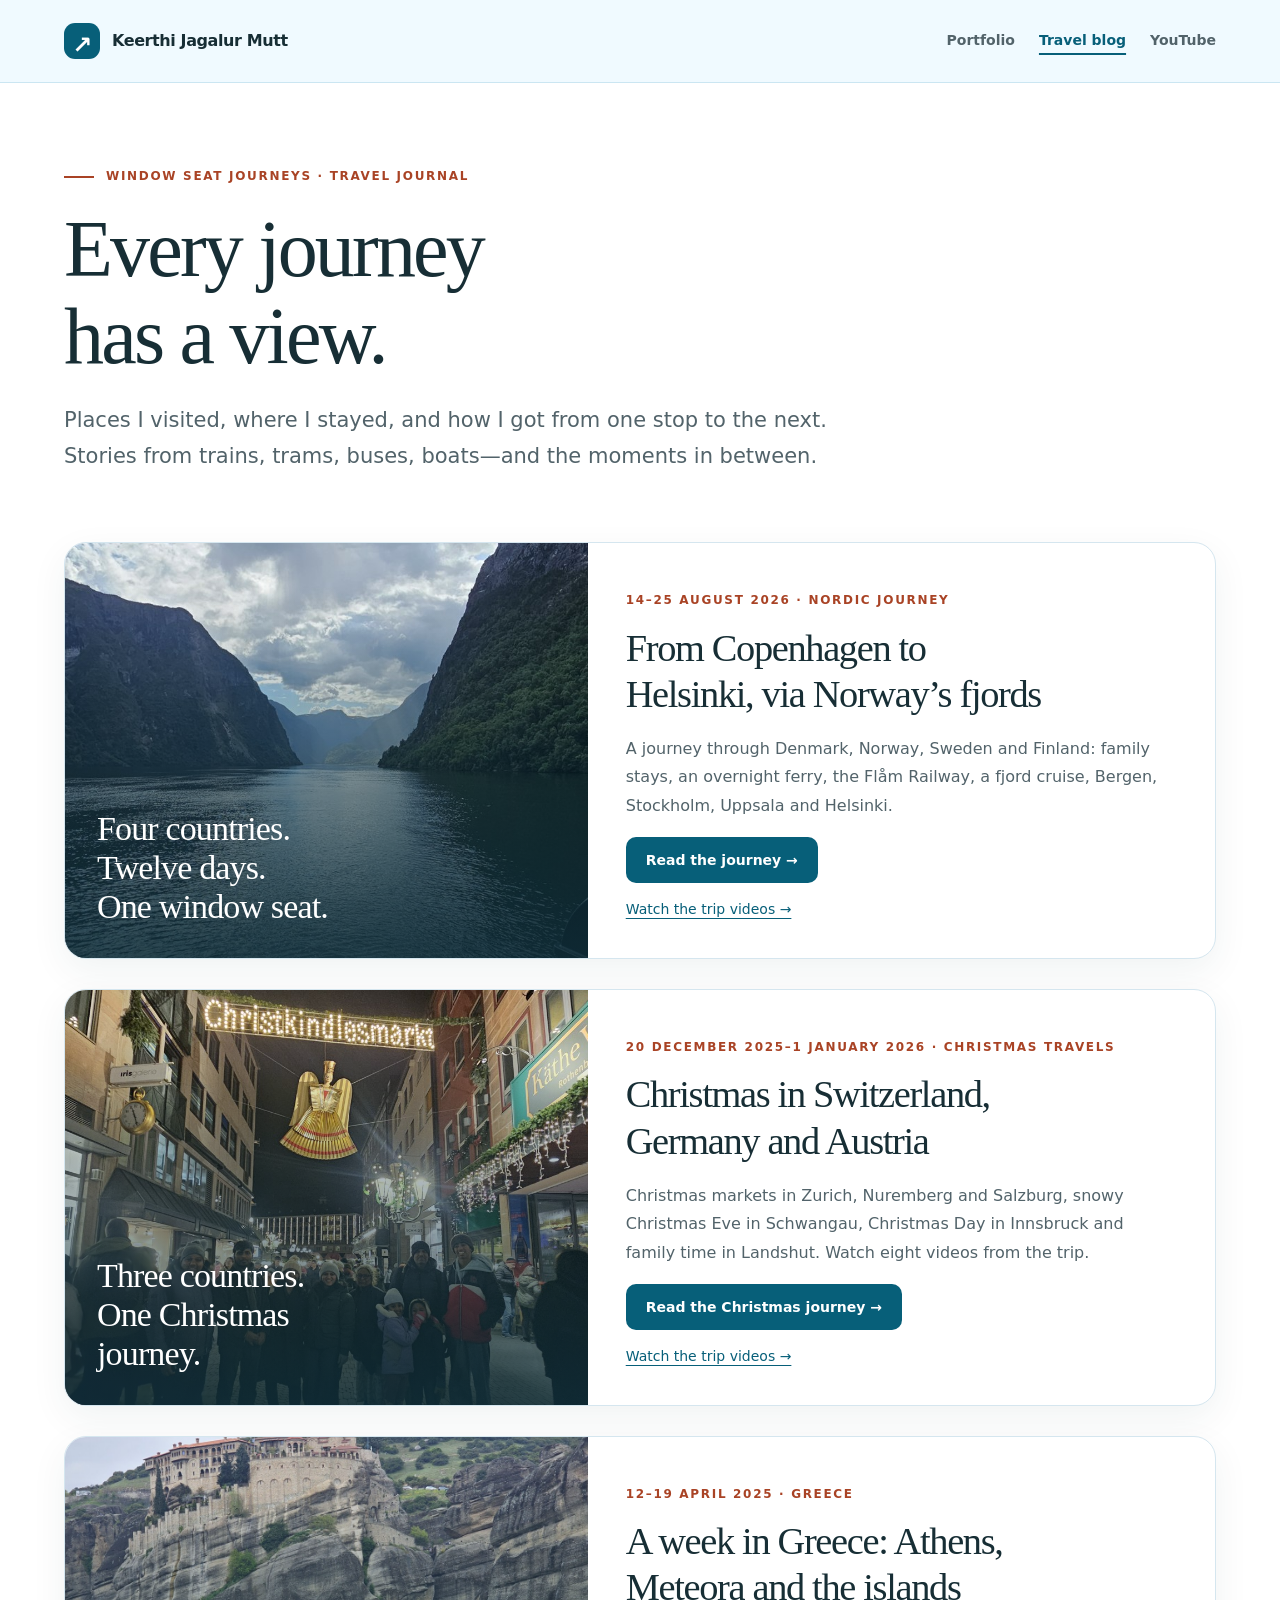
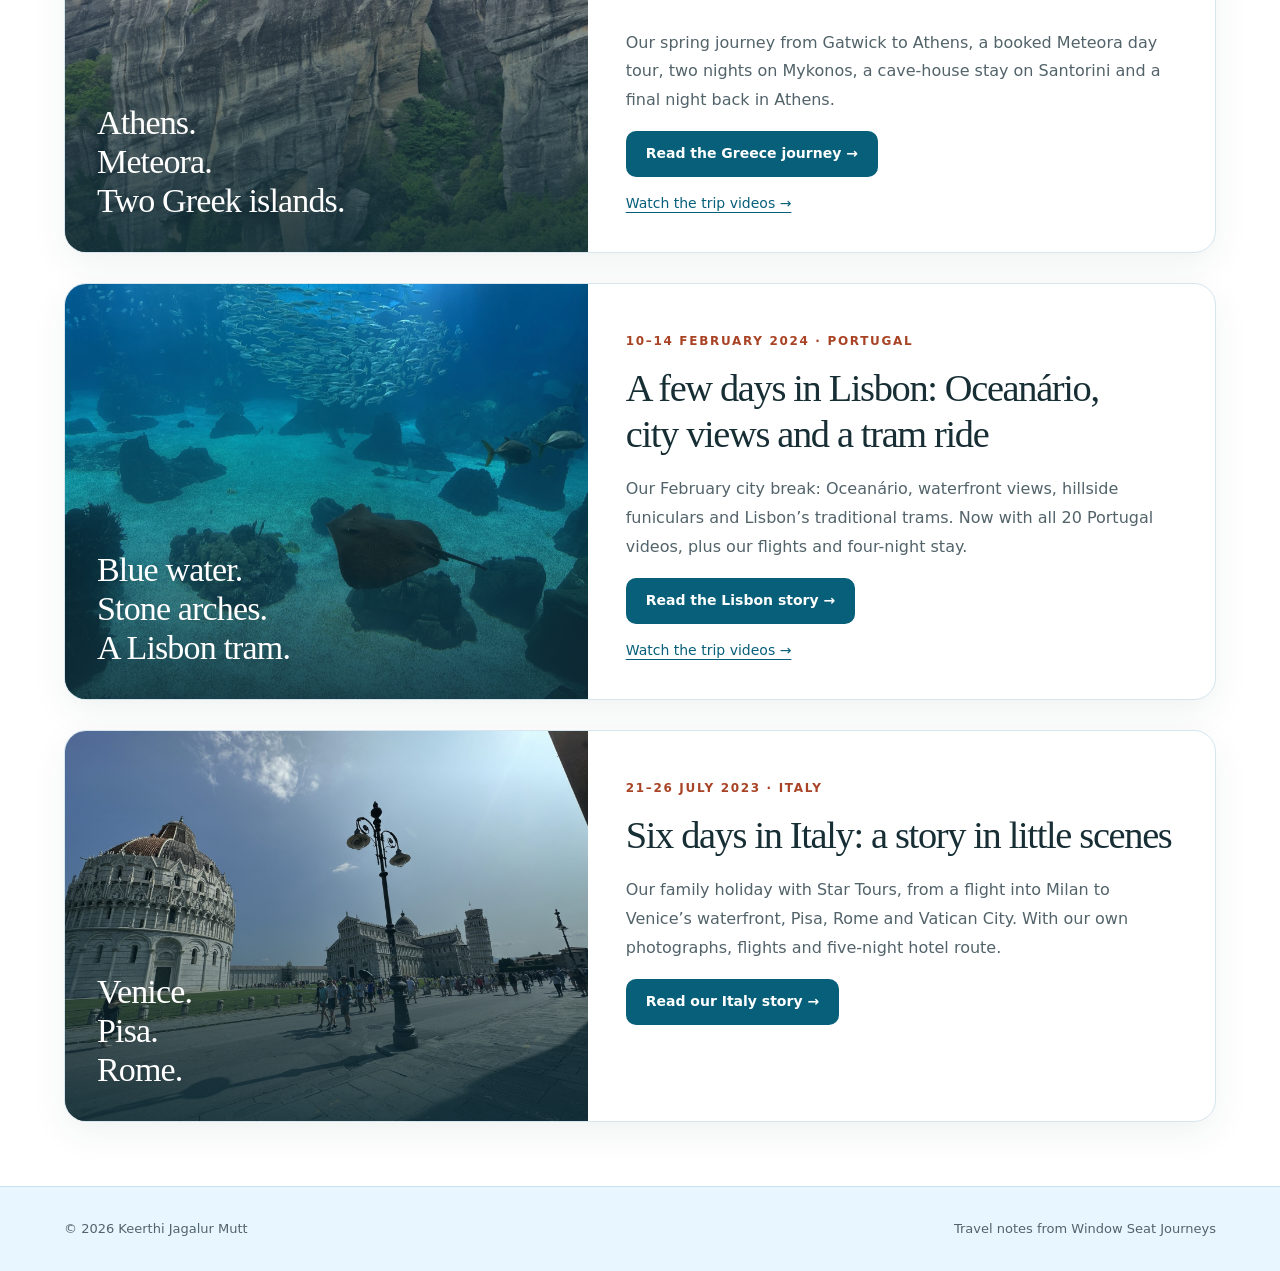
<file: travel/index.html>
<!doctype html>
<html lang="en"><head><meta charset="utf-8"><meta name="viewport" content="width=device-width,initial-scale=1"><title>Travel Blog | Keerthi Jagalur Mutt</title><meta name="description" content="Travel stories and route notes by Keerthi Jagalur Mutt. Nordic cities, scenic railways, fjord cruises and everyday views from the window seat."><link rel="canonical" href="https://kjmutt.github.io/travel/"><link rel="stylesheet" href="travel.css?v=20261103-bright"></head><body>
<a class="skip" href="#main">Skip to content</a><header class="topbar"><a class="brand" href="../">Keerthi Jagalur Mutt</a><nav aria-label="Main"><a href="../">Portfolio</a><a href="./" aria-current="page">Travel blog</a><a href="https://www.youtube.com/channel/UCWUjBHUkA0Wba_wI3iTuoMA">YouTube</a></nav></header>
<main id="main" class="wrap"><section class="hero"><p class="eyebrow">Window Seat Journeys · Travel journal</p><h1>Every journey<br>has a view.</h1><p class="lead">Places I visited, where I stayed, and how I got from one stop to the next. Stories from trains, trams, buses, boats—and the moments in between.</p></section>
<article class="post-card"><div class="post-art" aria-hidden="true"><span>Four countries.<br>Twelve days.<br>One window seat.</span></div><div><p class="eyebrow">14–25 August 2026 · Nordic journey</p><h2><a href="nordic-journey-august-2026.html">From Copenhagen to Helsinki, via Norway’s fjords</a></h2><p>A journey through Denmark, Norway, Sweden and Finland: family stays, an overnight ferry, the Flåm Railway, a fjord cruise, Bergen, Stockholm, Uppsala and Helsinki.</p><a class="button" href="nordic-journey-august-2026.html">Read the journey →</a><p><a href="nordic-journey-august-2026.html#videos">Watch the trip videos →</a></p></div></article><article class="post-card"><div class="post-art" aria-hidden="true"><span>Three countries.<br>One Christmas<br>journey.</span></div><div><p class="eyebrow">20 December 2025–1 January 2026 · Christmas travels</p><h2><a href="christmas-switzerland-germany-austria-2025.html">Christmas in Switzerland, Germany and Austria</a></h2><p>Christmas markets in Zurich, Nuremberg and Salzburg, snowy Christmas Eve in Schwangau, Christmas Day in Innsbruck and family time in Landshut. Watch eight videos from the trip.</p><a class="button" href="christmas-switzerland-germany-austria-2025.html">Read the Christmas journey →</a><p><a href="christmas-switzerland-germany-austria-2025.html#videos">Watch the trip videos →</a></p></div></article><article class="post-card"><div class="post-art" aria-hidden="true"><span>Athens.<br>Meteora.<br>Two Greek islands.</span></div><div><p class="eyebrow">12–19 April 2025 · Greece</p><h2><a href="greece-athens-meteora-islands-2025.html">A week in Greece: Athens, Meteora and the islands</a></h2><p>Our spring journey from Gatwick to Athens, a booked Meteora day tour, two nights on Mykonos, a cave-house stay on Santorini and a final night back in Athens.</p><a class="button" href="greece-athens-meteora-islands-2025.html">Read the Greece journey →</a><p><a href="greece-athens-meteora-islands-2025.html#videos">Watch the trip videos →</a></p></div></article><article class="post-card"><div class="post-art" aria-hidden="true" style="background-image:url('lisbon-oceanario-2024.jpg')"><span>Blue water.<br>Stone arches.<br>A Lisbon tram.</span></div><div><p class="eyebrow">10–14 February 2024 · Portugal</p><h2><a href="lisbon-february-2024.html">A few days in Lisbon: Oceanário, city views and a tram ride</a></h2><p>Our February city break: Oceanário, waterfront views, hillside funiculars and Lisbon’s traditional trams. Now with all 20 Portugal videos, plus our flights and four-night stay.</p><a class="button" href="lisbon-february-2024.html">Read the Lisbon story →</a><p><a href="lisbon-february-2024.html#videos">Watch the trip videos →</a></p></div></article><article class="post-card"><div class="post-art" aria-hidden="true" style="background-image:url('italy-pisa-2023.jpg')"><span>Venice.<br>Pisa.<br>Rome.</span></div><div><p class="eyebrow">21–26 July 2023 · Italy</p><h2><a href="italy-by-flight-july-2023.html">Six days in Italy: a story in little scenes</a></h2><p>Our family holiday with Star Tours, from a flight into Milan to Venice’s waterfront, Pisa, Rome and Vatican City. With our own photographs, flights and five-night hotel route.</p><a class="button" href="italy-by-flight-july-2023.html">Read our Italy story →</a></div></article></main>
<footer class="footer"><div class="wrap"><span>© 2026 Keerthi Jagalur Mutt</span><span>Travel notes from Window Seat Journeys</span></div></footer></body></html>
</file>
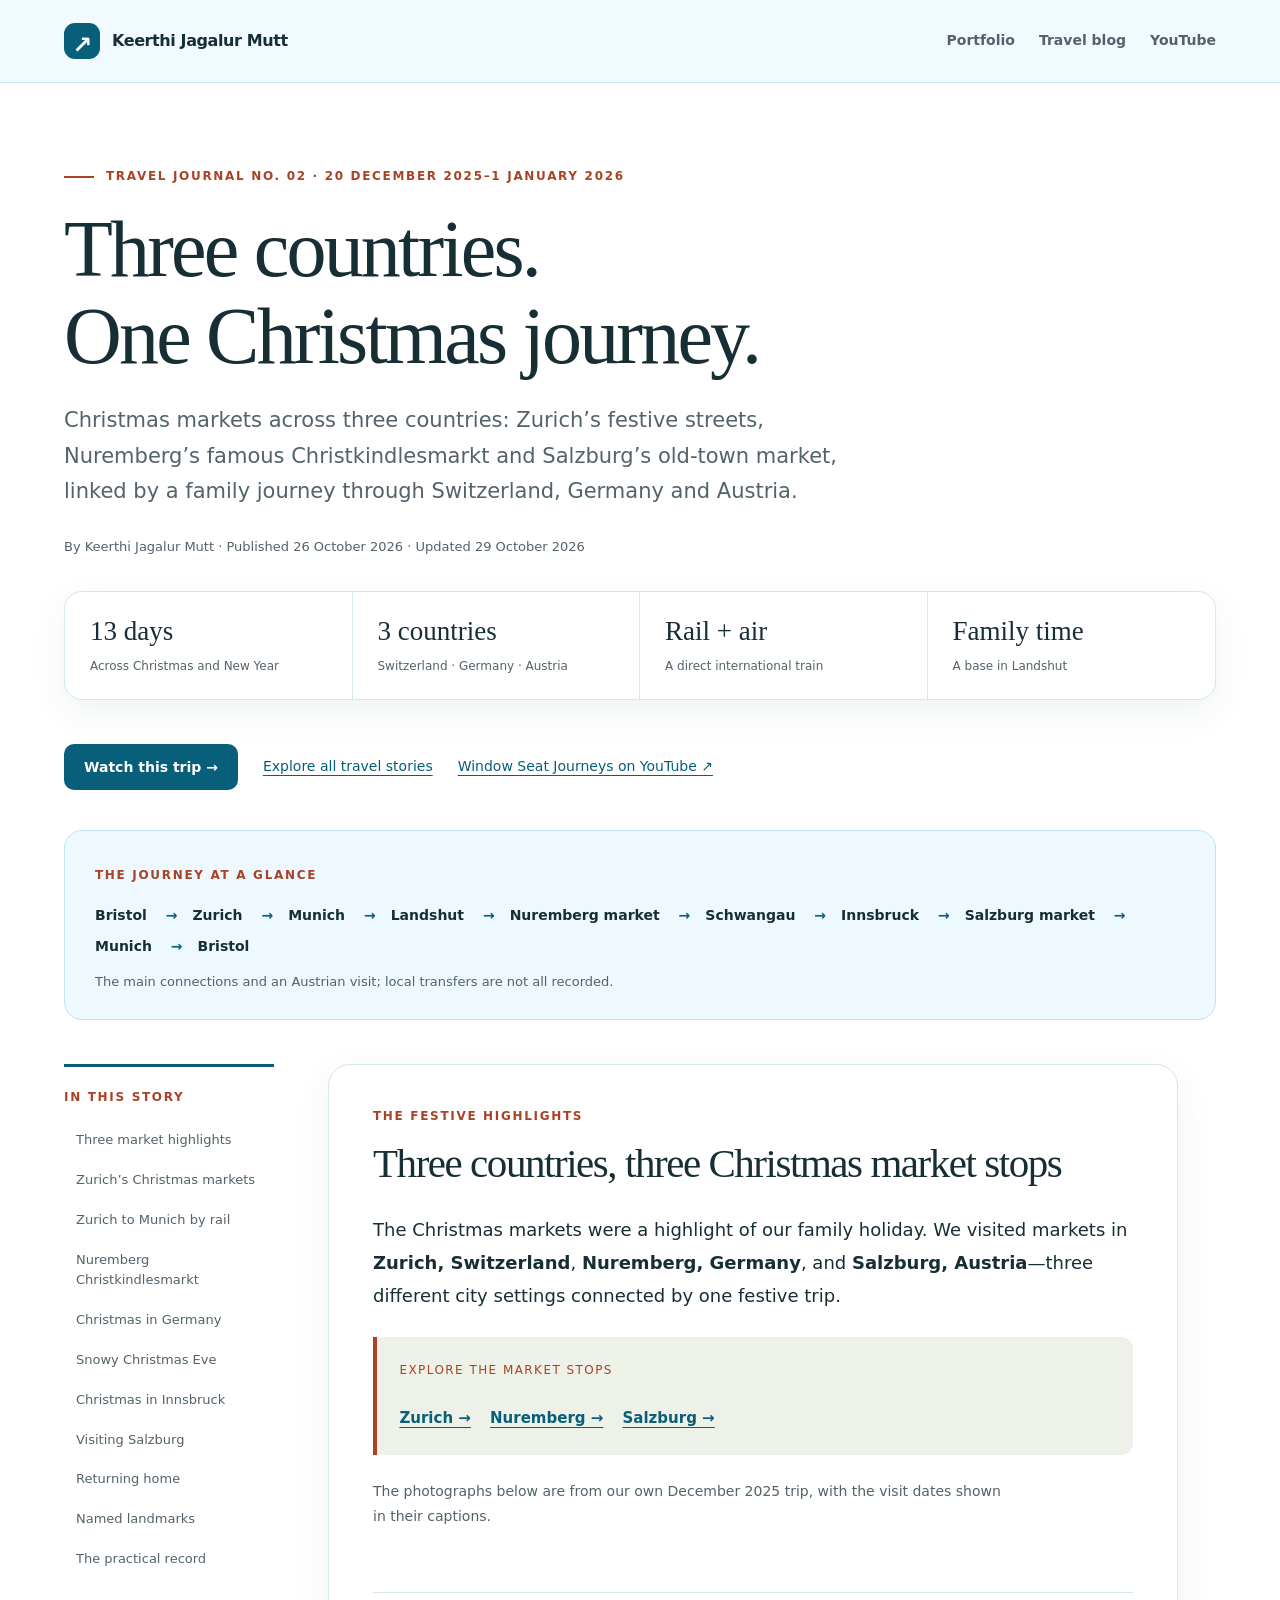
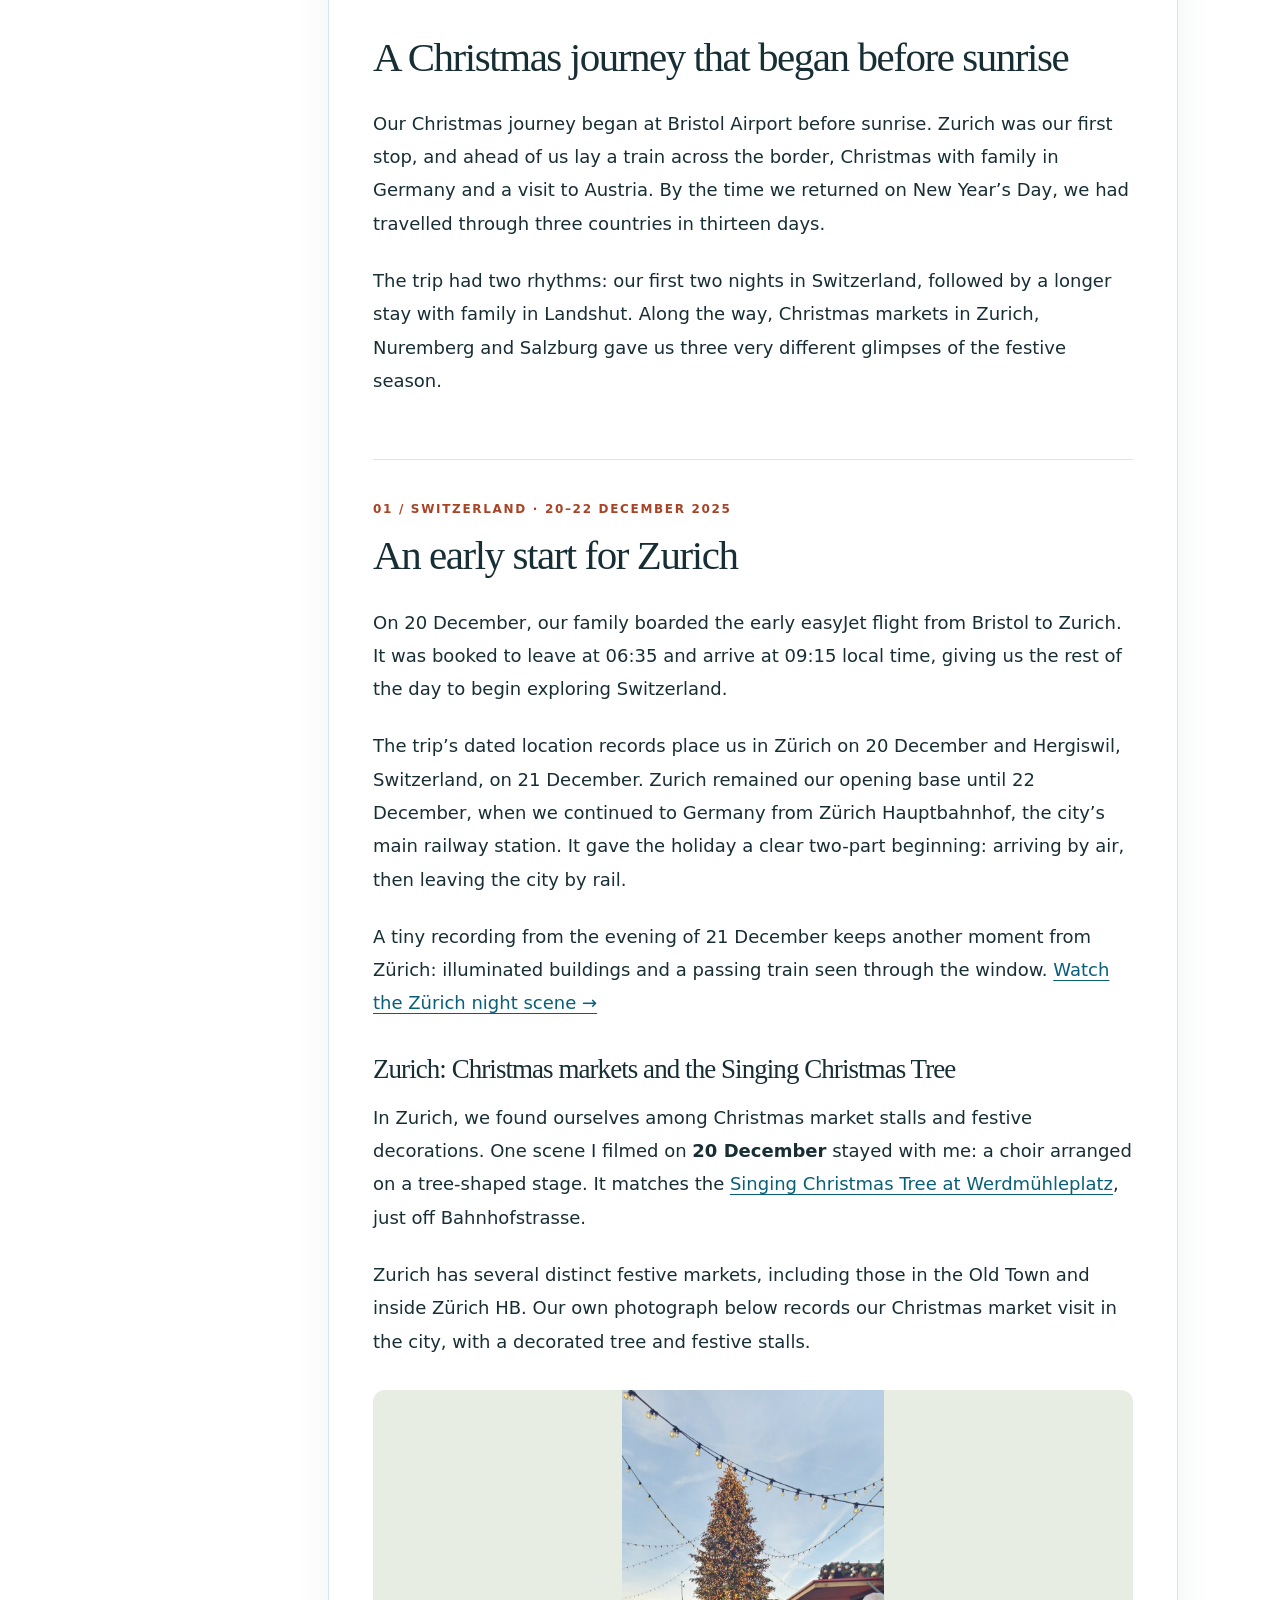
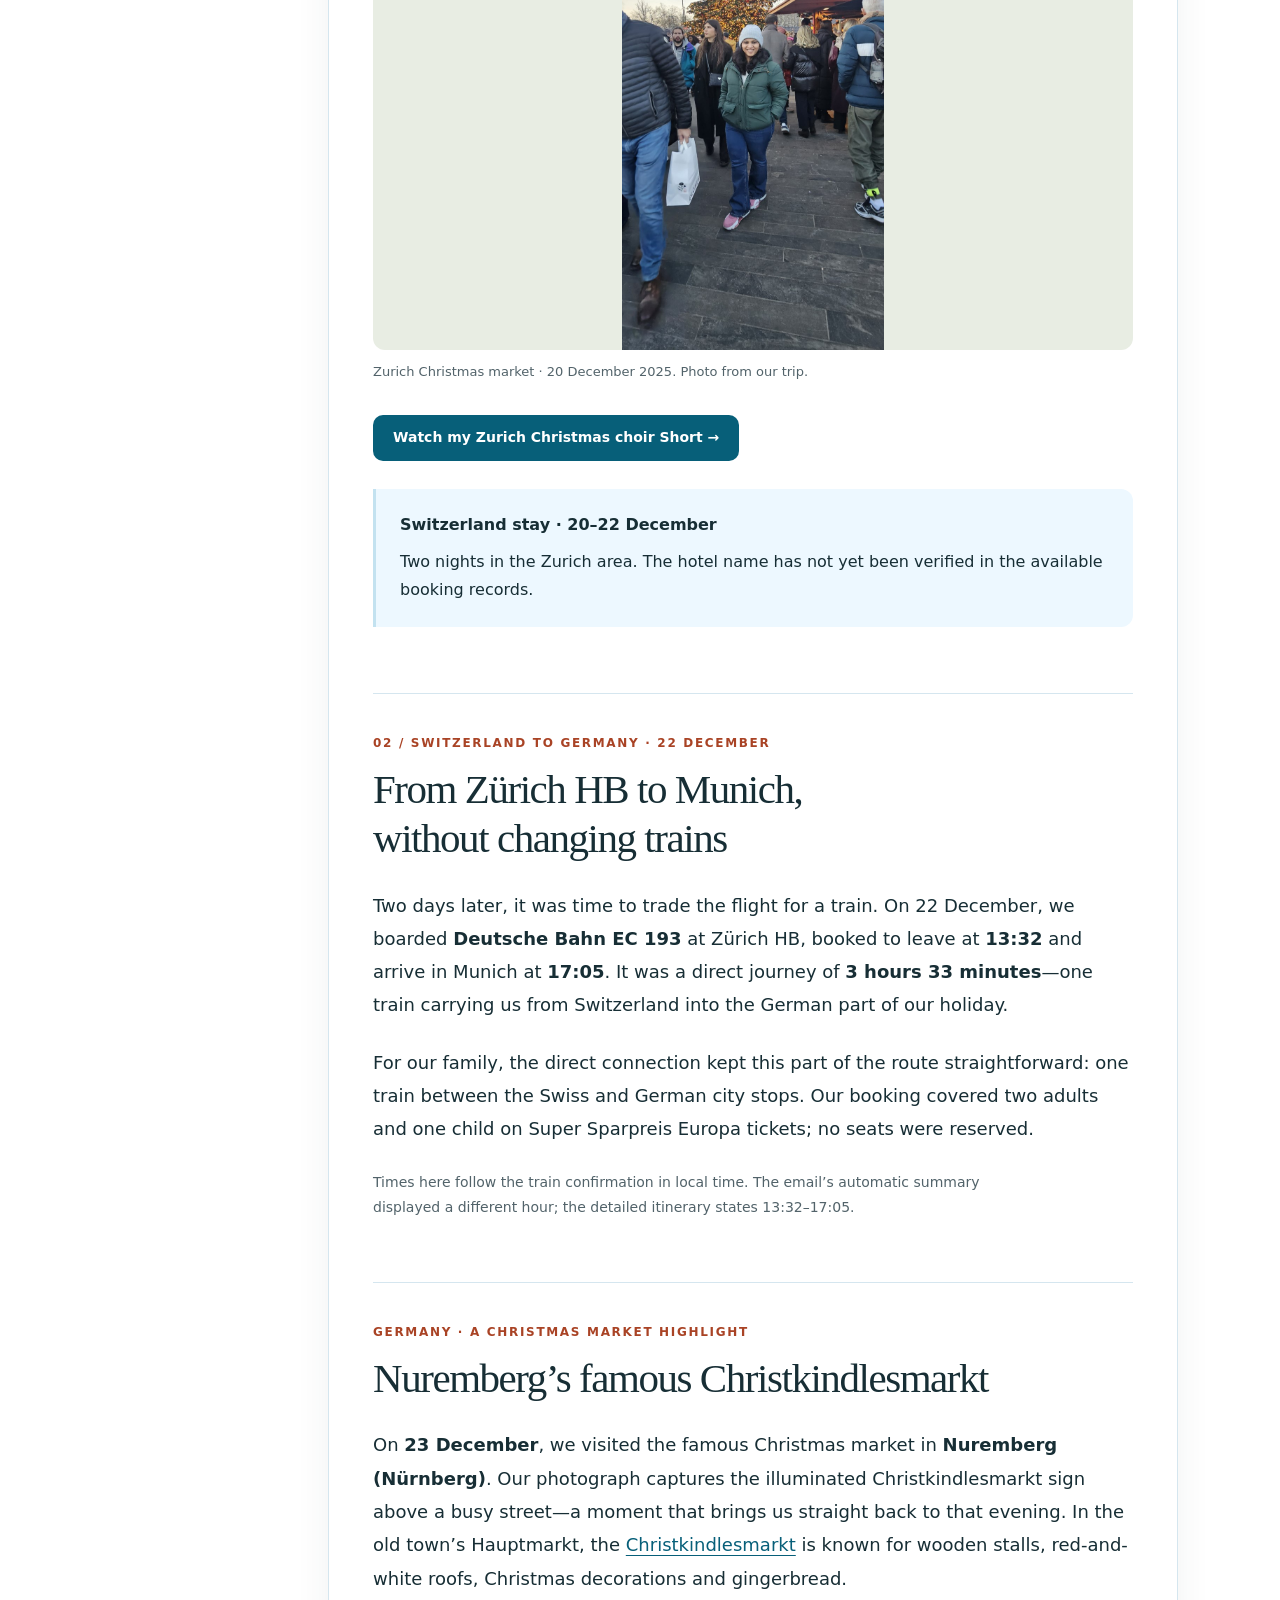
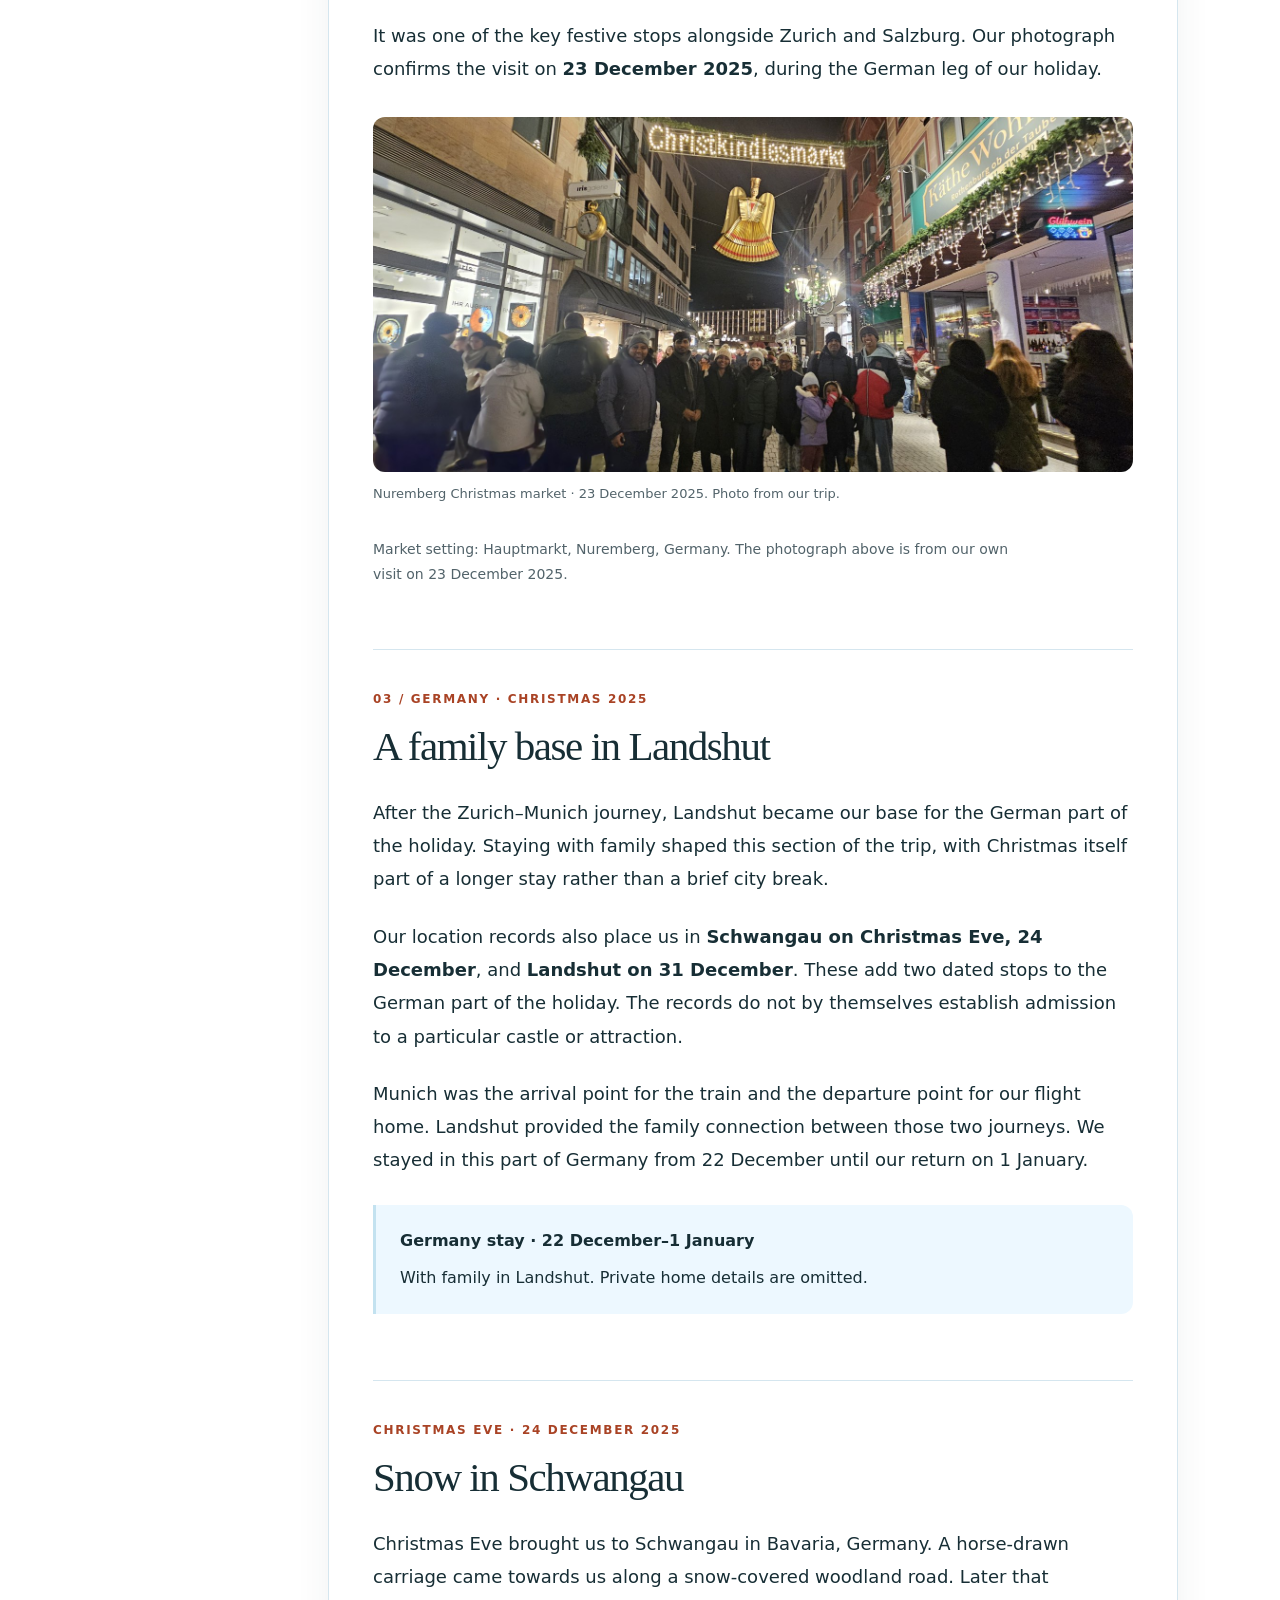
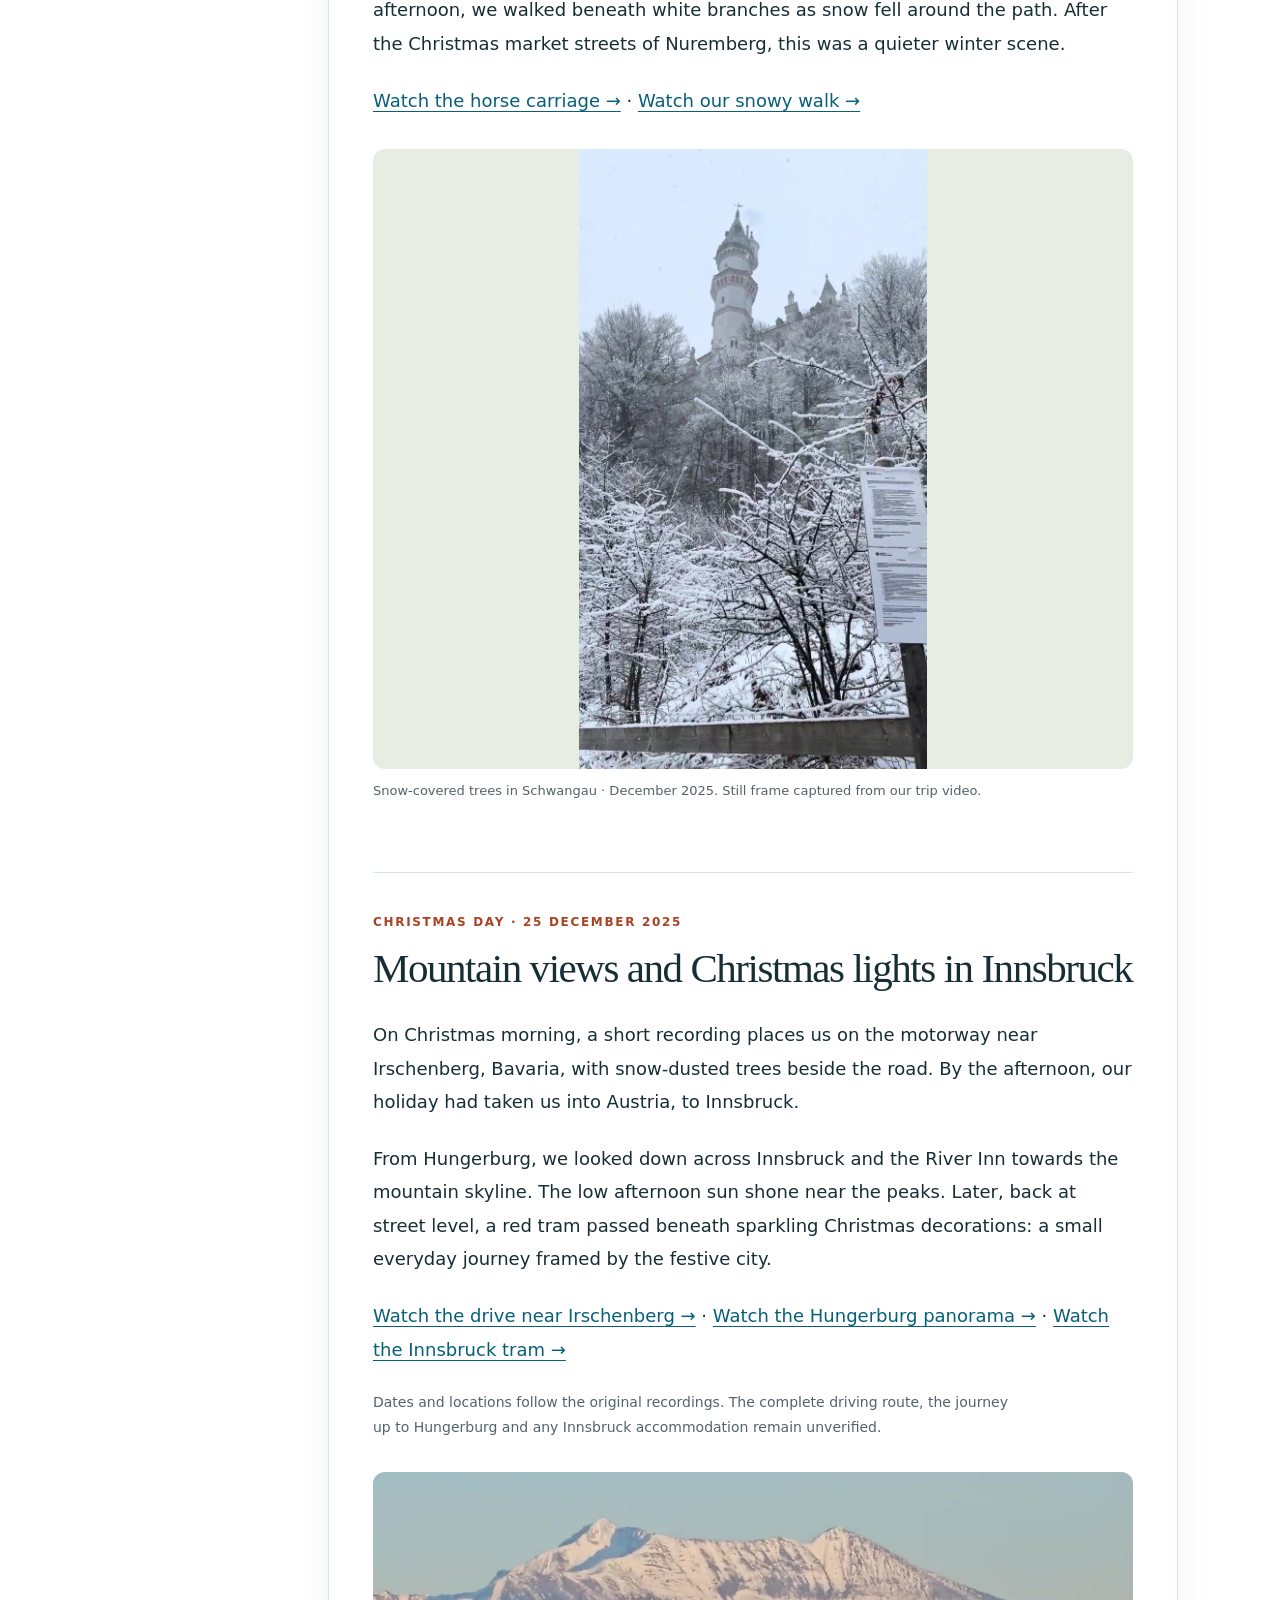
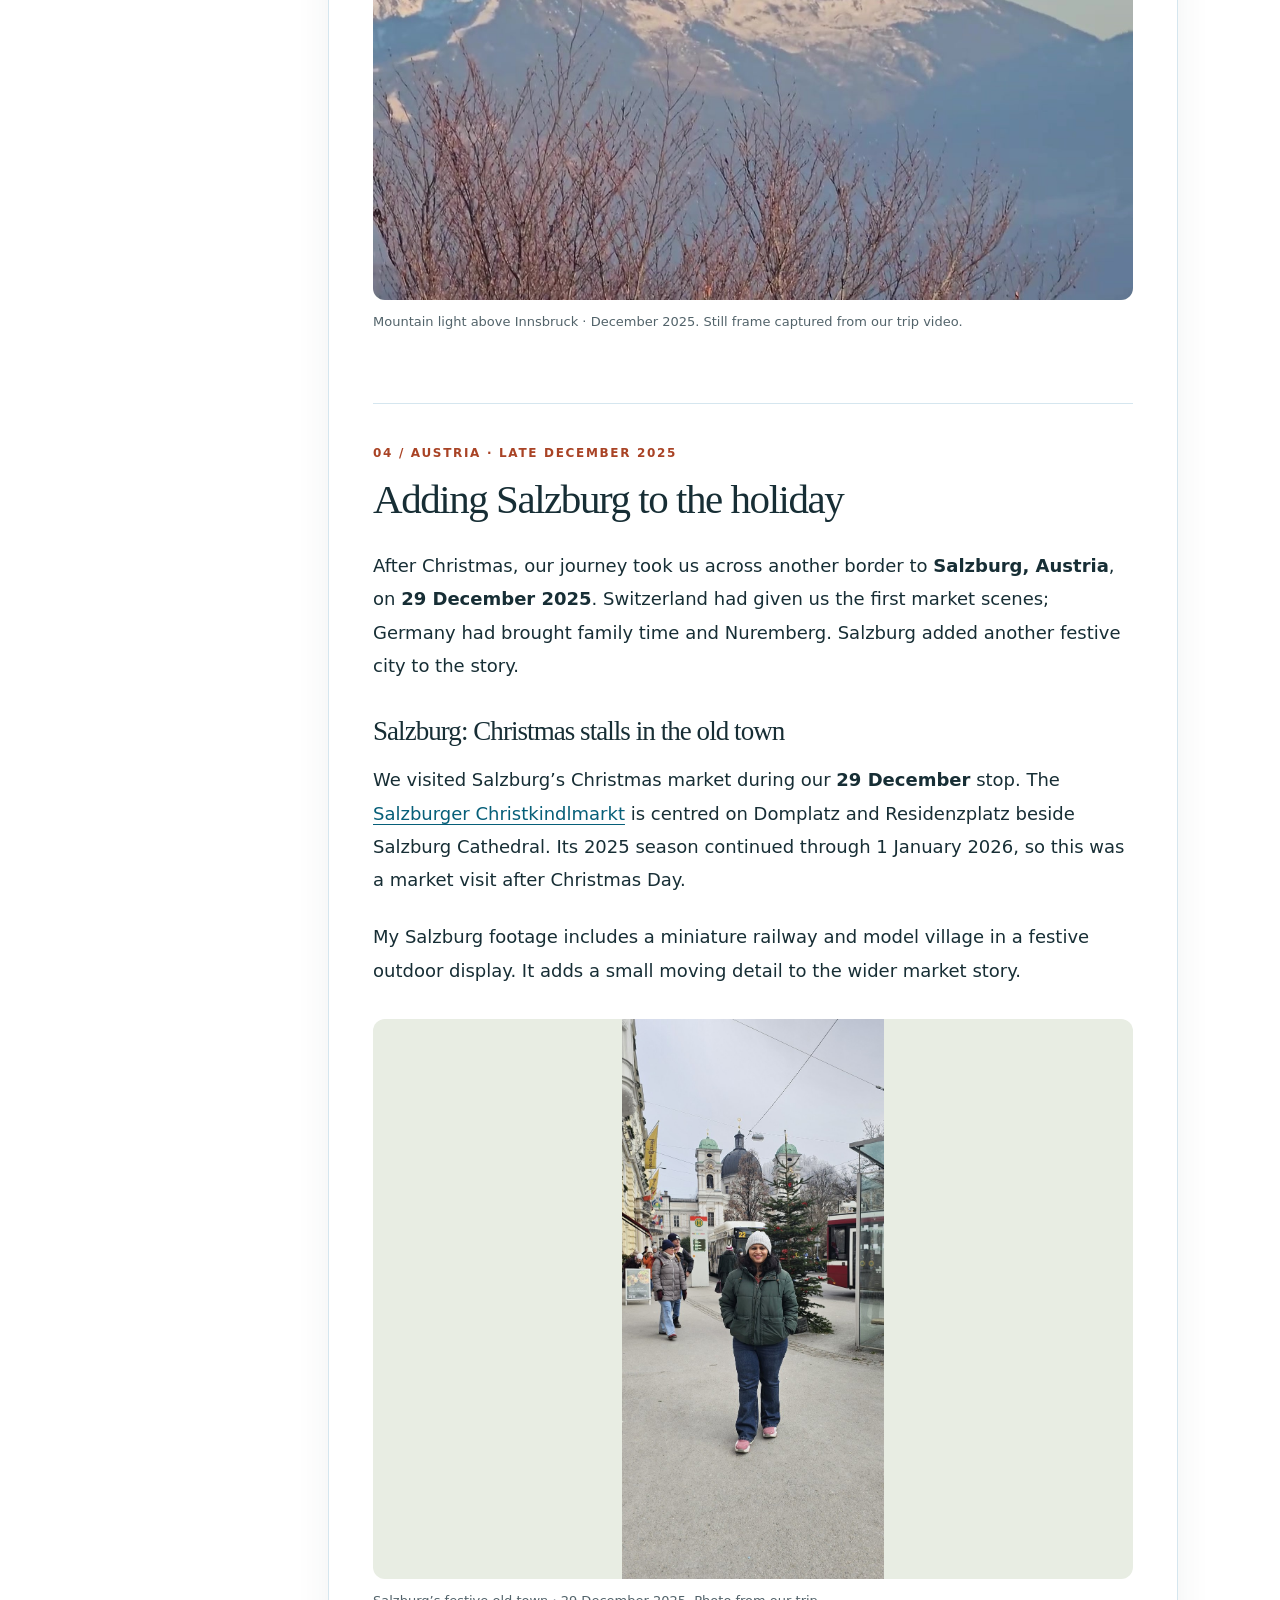
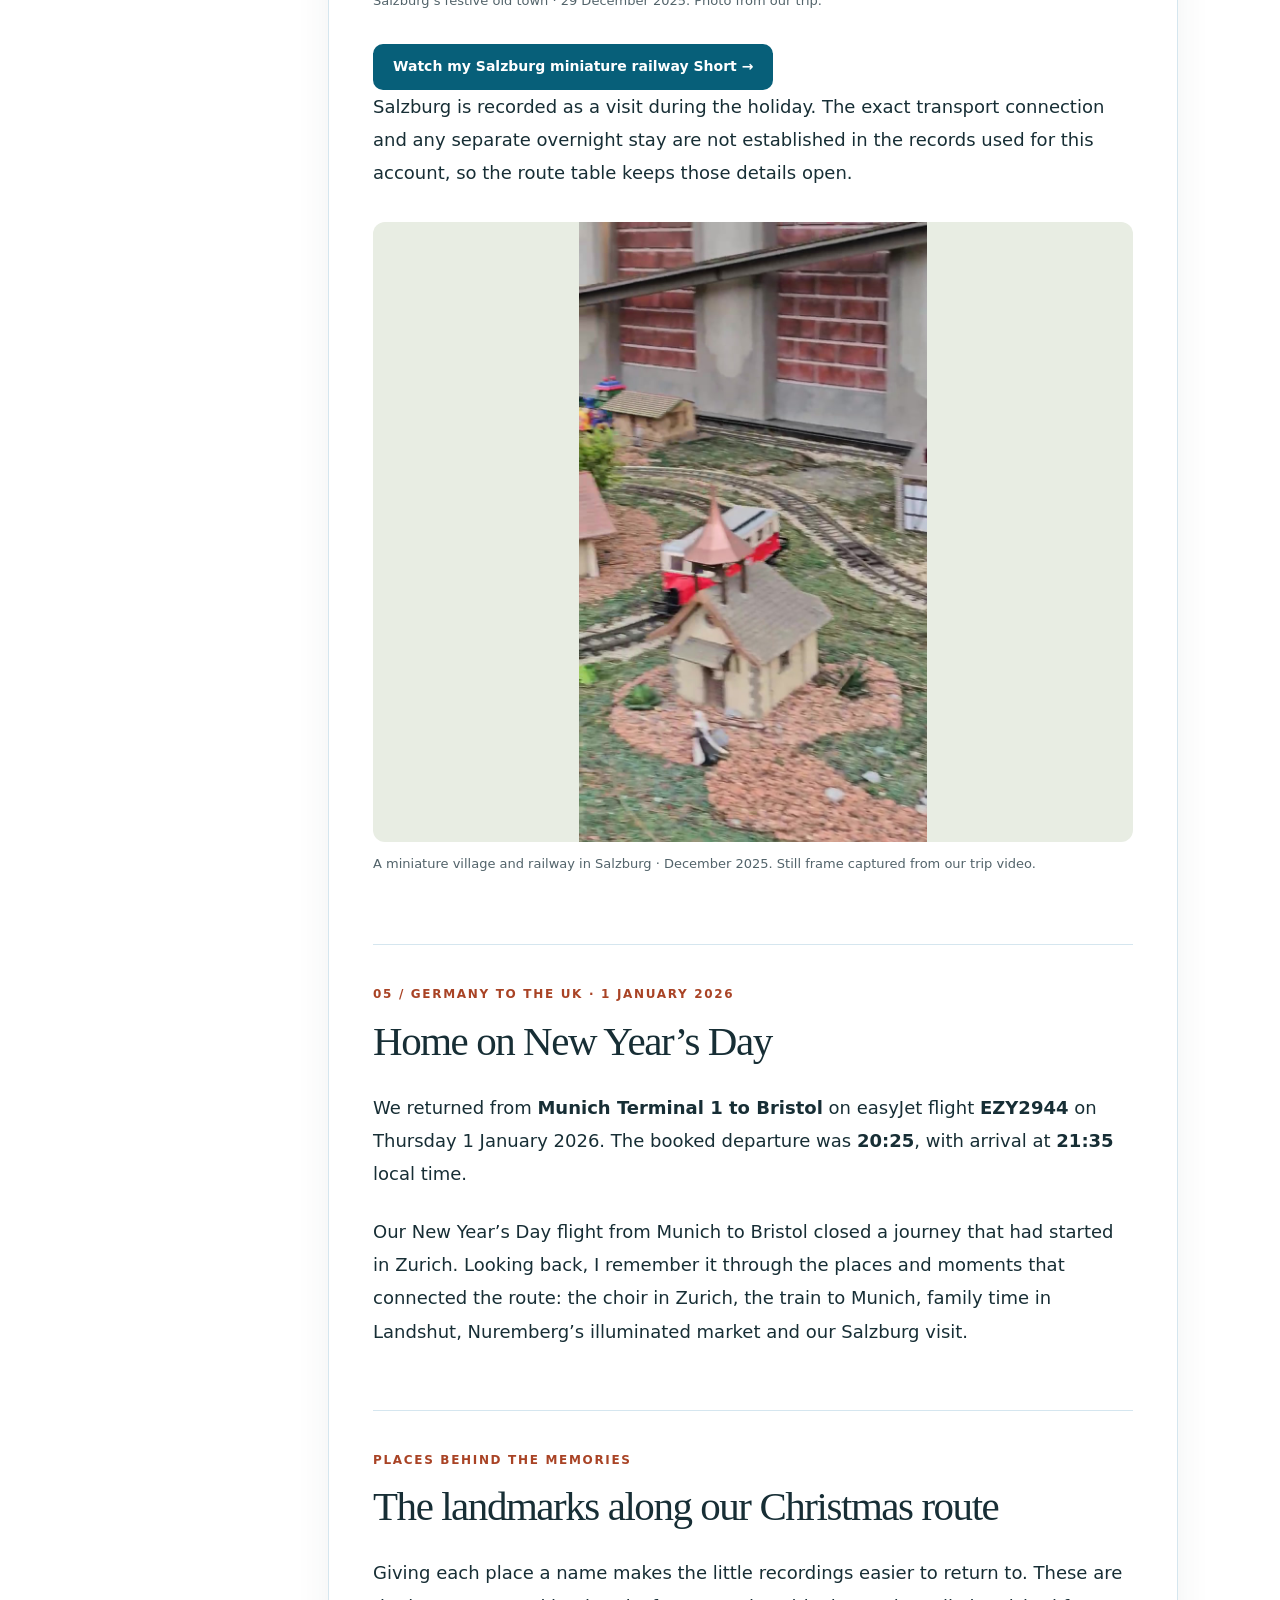
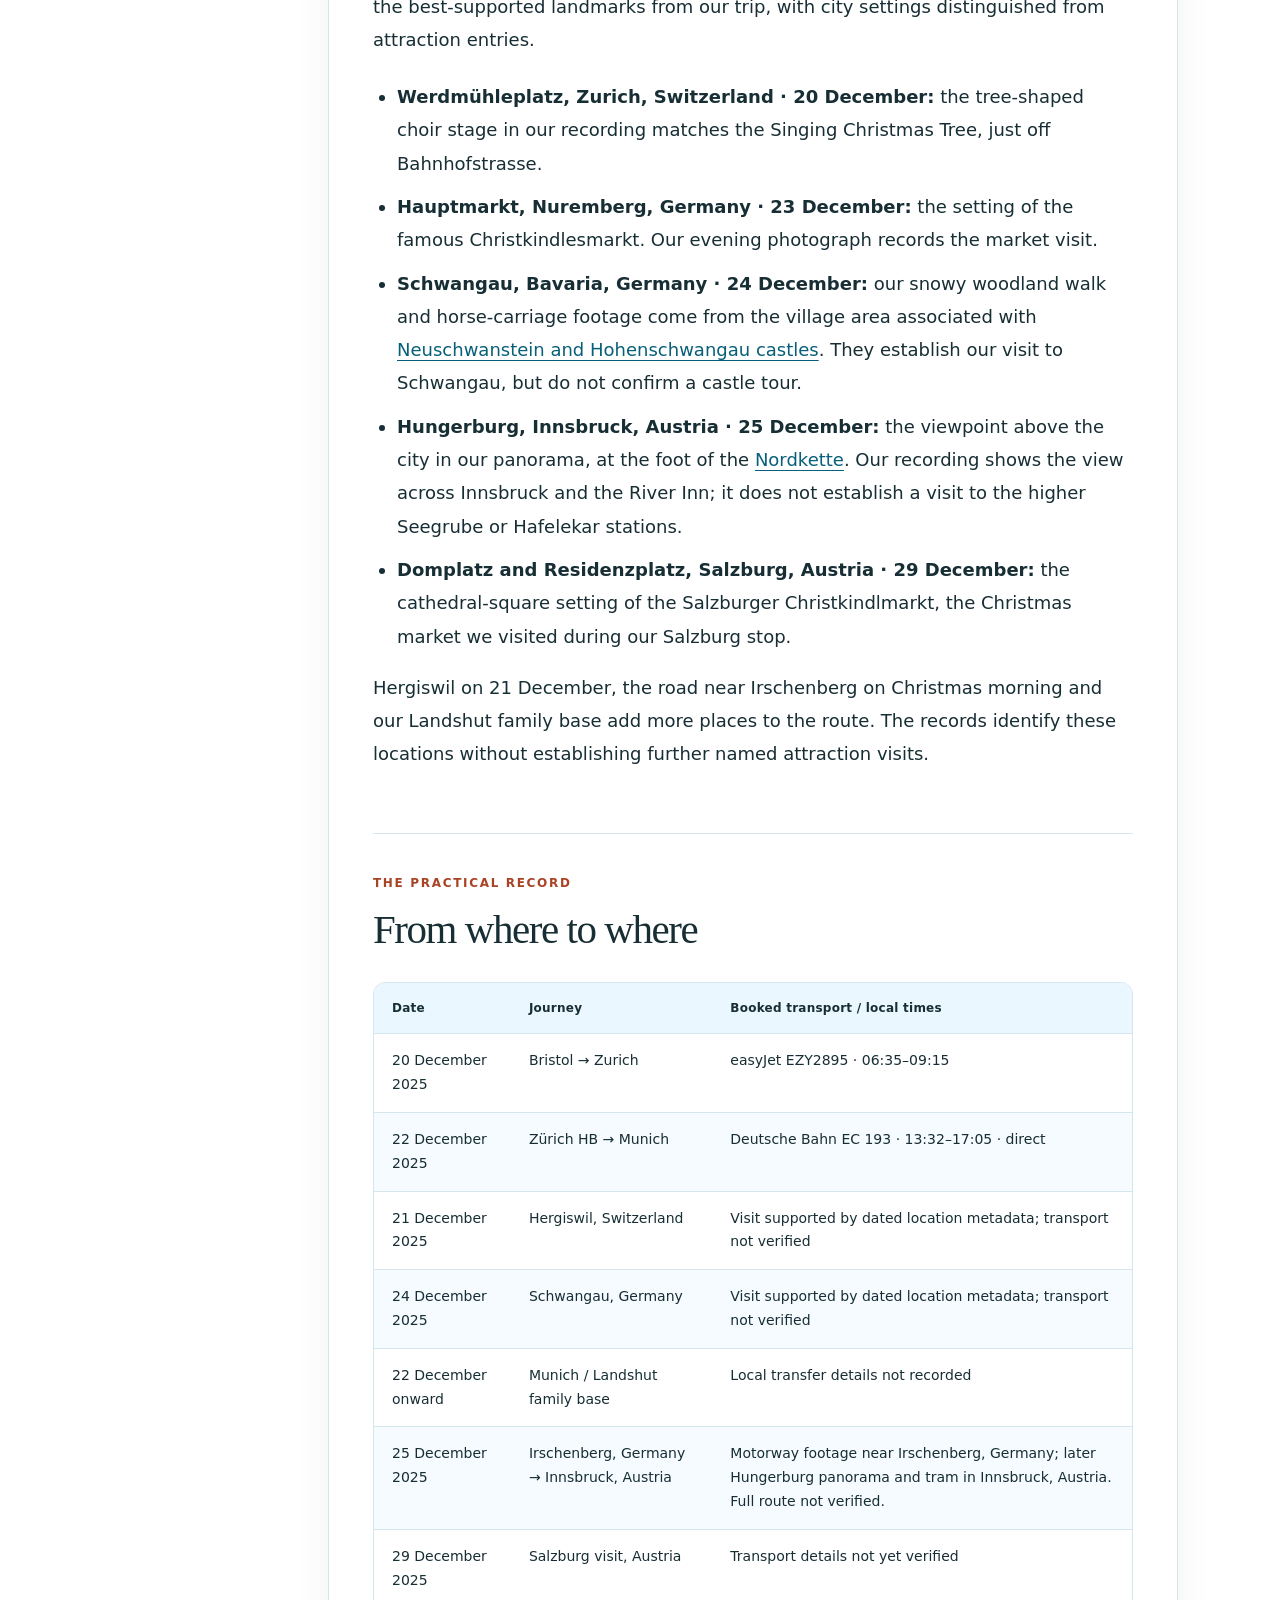
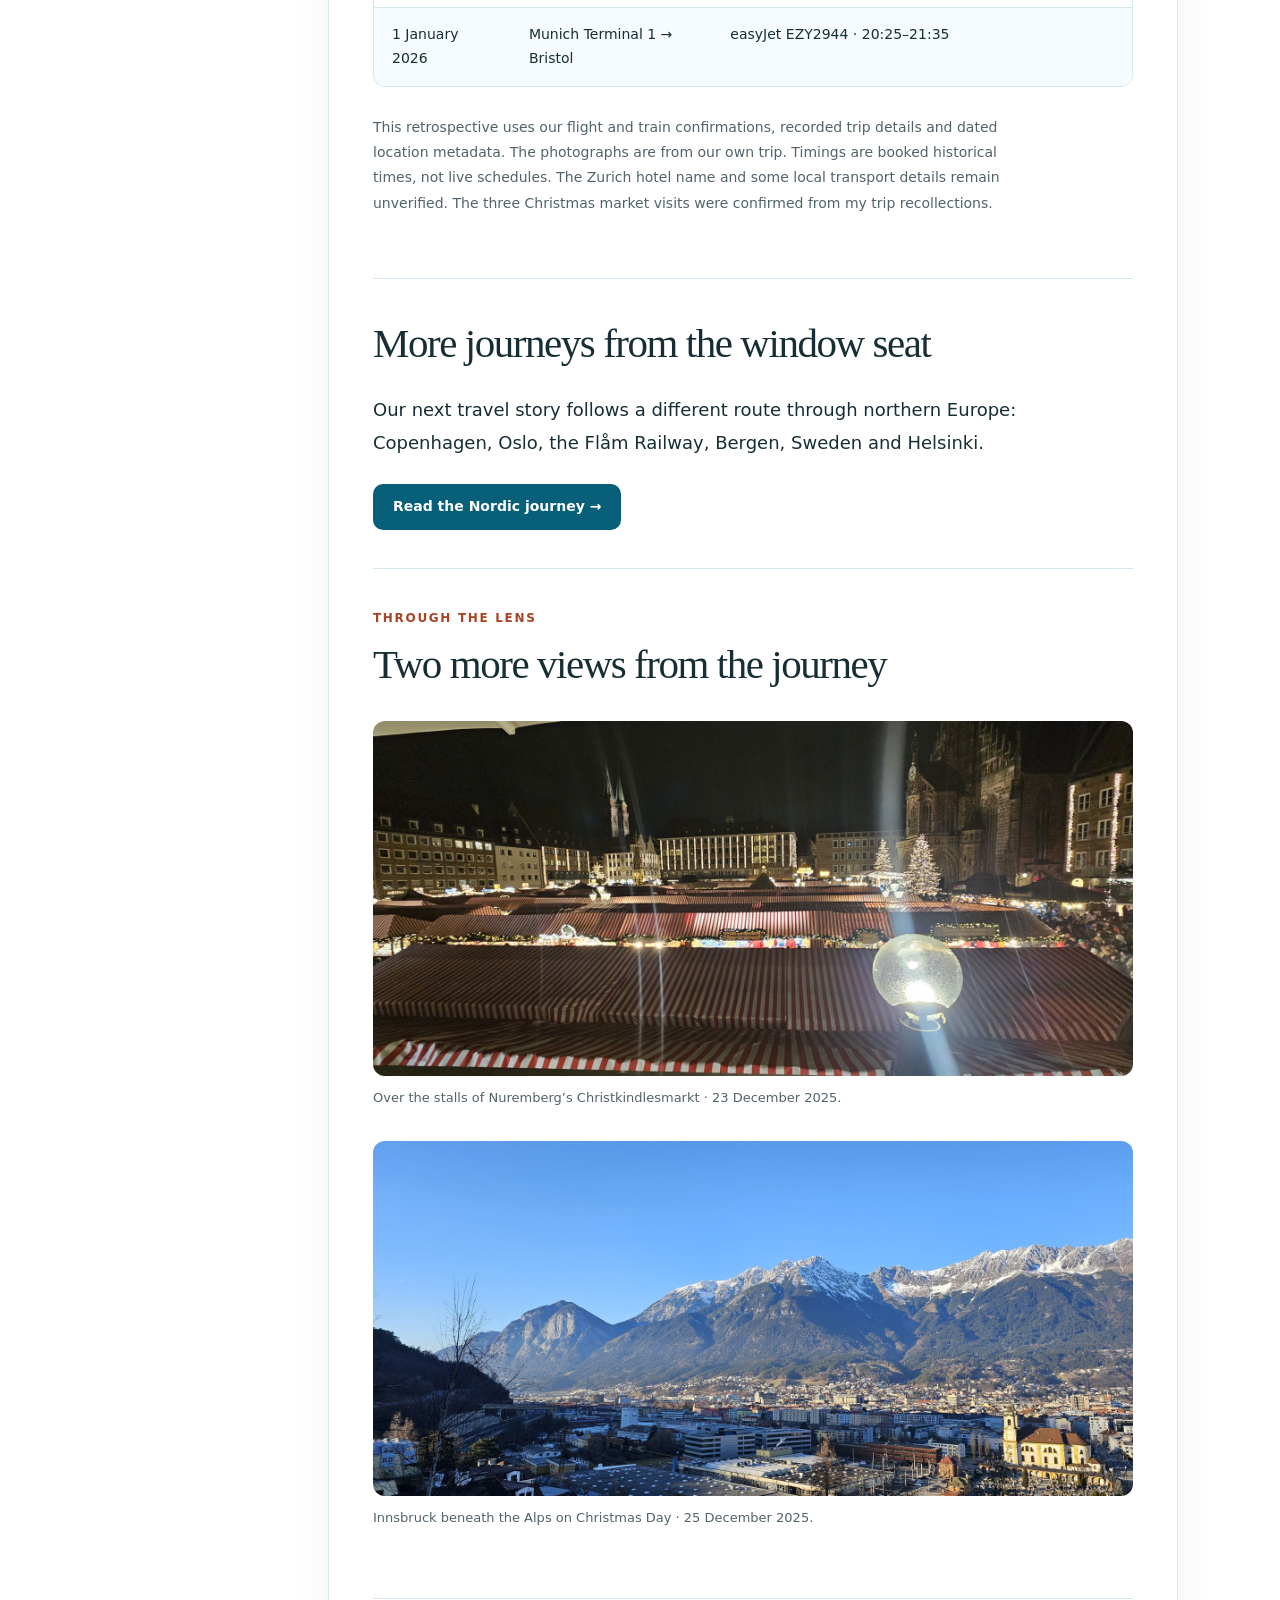
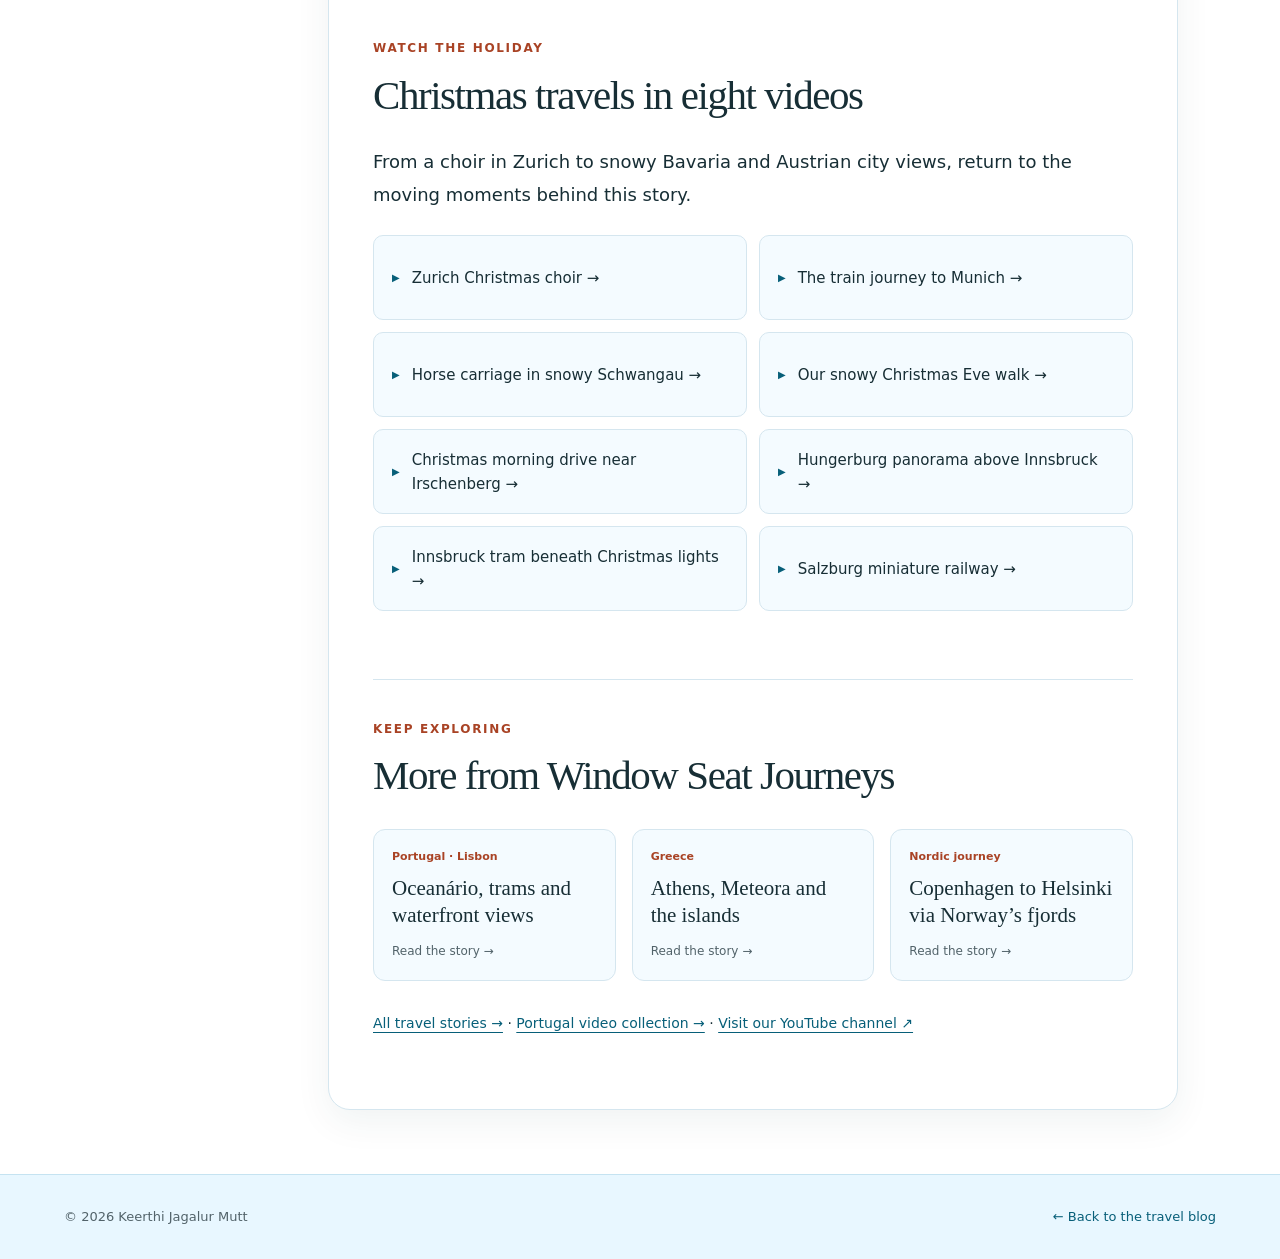
<file: travel/christmas-switzerland-germany-austria-2025.html>
<!doctype html>
<html lang="en"><head><meta charset="utf-8"><meta name="viewport" content="width=device-width,initial-scale=1"><title>Christmas in Switzerland, Germany and Austria | Keerthi Jagalur Mutt</title><meta name="description" content="Our family Christmas trip, 20 December 2025–1 January 2026: Bristol to Zurich, a direct train to Munich, a family base in Landshut and a visit to Salzburg."><link rel="canonical" href="https://kjmutt.github.io/travel/christmas-switzerland-germany-austria-2025.html"><link rel="stylesheet" href="travel.css?v=20261103-bright"><style>.market-photo{margin:1.8rem 0}.market-photo img{display:block;width:100%;height:auto;max-height:560px;object-fit:contain;background:#e8ede3}.market-photo figcaption{font-size:.73rem;line-height:1.6;color:var(--muted);padding:.7rem 0}.market-intro{background:#edf1e8;border-left:4px solid var(--accent);padding:1.4rem;margin:1.5rem 0}.market-links{display:flex;flex-wrap:wrap;gap:.7rem 1.2rem}.market-links a{font-weight:650}.market-label{font-size:.75rem;text-transform:uppercase;letter-spacing:.12em;color:var(--accent)}</style><style>.captured-still img{display:block;width:100%;height:auto;max-height:620px;object-fit:contain;background:#e8ede3}.captured-still figcaption{font-size:.78rem;color:var(--muted);padding:.7rem 0;line-height:1.6}</style></head><body>
<a class="skip" href="#main">Skip to content</a><header class="topbar"><a class="brand" href="../">Keerthi Jagalur Mutt</a><nav aria-label="Main"><a href="../">Portfolio</a><a href="./">Travel blog</a><a href="https://www.youtube.com/channel/UCWUjBHUkA0Wba_wI3iTuoMA">YouTube</a></nav></header>
<main id="main" class="wrap"><header class="hero"><p class="eyebrow">Travel journal No. 02 · 20 December 2025–1 January 2026</p><h1>Three countries.<br>One Christmas journey.</h1><p class="lead">Christmas markets across three countries: Zurich’s festive streets, Nuremberg’s famous Christkindlesmarkt and Salzburg’s old-town market, linked by a family journey through Switzerland, Germany and Austria.</p><p class="meta">By Keerthi Jagalur Mutt · Published 26 October 2026 · Updated 29 October 2026</p><div class="stats"><div><strong>13 days</strong><span>Across Christmas and New Year</span></div><div><strong>3 countries</strong><span>Switzerland · Germany · Austria</span></div><div><strong>Rail + air</strong><span>A direct international train</span></div><div><strong>Family time</strong><span>A base in Landshut</span></div></div></header><nav class="story-actions" aria-label="Read or watch this journey"><a class="button" href="#videos">Watch this trip →</a><a href="#related-stories">Explore all travel stories</a><a href="https://www.youtube.com/channel/UCWUjBHUkA0Wba_wI3iTuoMA">Window Seat Journeys on YouTube ↗</a></nav>
<section class="route" aria-label="Journey overview"><span class="eyebrow">The journey at a glance</span><ol><li>Bristol</li><li>Zurich</li><li>Munich</li><li>Landshut</li><li>Nuremberg market</li><li>Schwangau</li><li>Innsbruck</li><li>Salzburg market</li><li>Munich</li><li>Bristol</li></ol><p>The main connections and an Austrian visit; local transfers are not all recorded.</p></section>
<div class="article-grid"><aside class="toc"><span class="eyebrow">In this story</span><ol><li><a href="#markets">Three market highlights</a></li><li><a href="#zurich">Zurich’s Christmas markets</a></li><li><a href="#train">Zurich to Munich by rail</a></li><li><a href="#nuremberg">Nuremberg Christkindlesmarkt</a></li><li><a href="#germany">Christmas in Germany</a></li><li><a href="#schwangau">Snowy Christmas Eve</a></li><li><a href="#innsbruck">Christmas in Innsbruck</a></li><li><a href="#austria">Visiting Salzburg</a></li><li><a href="#home">Returning home</a></li><li><a href="#landmarks">Named landmarks</a></li><li><a href="#record">The practical record</a></li></ol></aside><article class="prose">
<section class="chapter" id="markets"><p class="number">The festive highlights</p><h2>Three countries, three Christmas market stops</h2><p>The Christmas markets were a highlight of our family holiday. We visited markets in <strong>Zurich, Switzerland</strong>, <strong>Nuremberg, Germany</strong>, and <strong>Salzburg, Austria</strong>—three different city settings connected by one festive trip.</p><div class="market-intro"><p class="market-label">Explore the market stops</p><div class="market-links"><a href="#zurich-market">Zurich →</a><a href="#nuremberg">Nuremberg →</a><a href="#salzburg-market">Salzburg →</a></div></div><p class="note">The photographs below are from our own December 2025 trip, with the visit dates shown in their captions.</p></section><section class="chapter"><h2>A Christmas journey that began before sunrise</h2><p>Our Christmas journey began at Bristol Airport before sunrise. Zurich was our first stop, and ahead of us lay a train across the border, Christmas with family in Germany and a visit to Austria. By the time we returned on New Year’s Day, we had travelled through three countries in thirteen days.</p><p>The trip had two rhythms: our first two nights in Switzerland, followed by a longer stay with family in Landshut. Along the way, Christmas markets in Zurich, Nuremberg and Salzburg gave us three very different glimpses of the festive season.</p></section>
<section class="chapter" id="zurich"><p class="number">01 / Switzerland · 20–22 December 2025</p><h2>An early start for Zurich</h2><p>On 20 December, our family boarded the early easyJet flight from Bristol to Zurich. It was booked to leave at 06:35 and arrive at 09:15 local time, giving us the rest of the day to begin exploring Switzerland.</p><p>The trip’s dated location records place us in Zürich on 20 December and Hergiswil, Switzerland, on 21 December. Zurich remained our opening base until 22 December, when we continued to Germany from Zürich Hauptbahnhof, the city’s main railway station. It gave the holiday a clear two-part beginning: arriving by air, then leaving the city by rail.</p><p>A tiny recording from the evening of 21 December keeps another moment from Zürich: illuminated buildings and a passing train seen through the window. <a href="https://youtu.be/HuHC-FH_7iw">Watch the Zürich night scene →</a></p><div id="zurich-market"><h3>Zurich: Christmas markets and the Singing Christmas Tree</h3><p>In Zurich, we found ourselves among Christmas market stalls and festive decorations. One scene I filmed on <strong>20 December</strong> stayed with me: a choir arranged on a tree-shaped stage. It matches the <a href="https://www.zuerich.com/en/visit/shopping/the-singing-christmas-tree-and-christmas-market">Singing Christmas Tree at Werdmühleplatz</a>, just off Bahnhofstrasse.</p><p>Zurich has several distinct festive markets, including those in the Old Town and inside Zürich HB. Our own photograph below records our Christmas market visit in the city, with a decorated tree and festive stalls.</p><figure class="market-photo"><img src="zurich-market-2025.jpg" alt="Our Zurich Christmas market visit, with the decorated tree and festive stalls" loading="lazy" decoding="async"><figcaption>Zurich Christmas market · 20 December 2025. Photo from our trip.</figcaption></figure><a class="button" href="https://www.youtube.com/shorts/fifMAvsqYEc">Watch my Zurich Christmas choir Short →</a></div><div class="stay"><strong>Switzerland stay · 20–22 December</strong>Two nights in the Zurich area. The hotel name has not yet been verified in the available booking records.</div></section>
<section class="chapter" id="train"><p class="number">02 / Switzerland to Germany · 22 December</p><h2>From Zürich HB to Munich, without changing trains</h2><p>Two days later, it was time to trade the flight for a train. On 22 December, we boarded <strong>Deutsche Bahn EC 193</strong> at Zürich HB, booked to leave at <strong>13:32</strong> and arrive in Munich at <strong>17:05</strong>. It was a direct journey of <strong>3 hours 33 minutes</strong>—one train carrying us from Switzerland into the German part of our holiday.</p><p>For our family, the direct connection kept this part of the route straightforward: one train between the Swiss and German city stops. Our booking covered two adults and one child on Super Sparpreis Europa tickets; no seats were reserved.</p><p class="note">Times here follow the train confirmation in local time. The email’s automatic summary displayed a different hour; the detailed itinerary states 13:32–17:05.</p></section>
<section class="chapter" id="nuremberg"><p class="number">Germany · A Christmas market highlight</p><h2>Nuremberg’s famous Christkindlesmarkt</h2><p>On <strong>23 December</strong>, we visited the famous Christmas market in <strong>Nuremberg (Nürnberg)</strong>. Our photograph captures the illuminated Christkindlesmarkt sign above a busy street—a moment that brings us straight back to that evening. In the old town’s Hauptmarkt, the <a href="https://www.christkindlesmarkt.de/en/">Christkindlesmarkt</a> is known for wooden stalls, red-and-white roofs, Christmas decorations and gingerbread.</p><p>It was one of the key festive stops alongside Zurich and Salzburg. Our photograph confirms the visit on <strong>23 December 2025</strong>, during the German leg of our holiday.</p><figure class="market-photo"><img src="nuremberg-market-2025.jpg" alt="Our group beneath the illuminated Christkindlesmarkt sign in Nuremberg" loading="lazy" decoding="async"><figcaption>Nuremberg Christmas market · 23 December 2025. Photo from our trip.</figcaption></figure><p class="note">Market setting: Hauptmarkt, Nuremberg, Germany. The photograph above is from our own visit on 23 December 2025.</p></section><section class="chapter" id="germany"><p class="number">03 / Germany · Christmas 2025</p><h2>A family base in Landshut</h2><p>After the Zurich–Munich journey, Landshut became our base for the German part of the holiday. Staying with family shaped this section of the trip, with Christmas itself part of a longer stay rather than a brief city break.</p><p>Our location records also place us in <strong>Schwangau on Christmas Eve, 24 December</strong>, and <strong>Landshut on 31 December</strong>. These add two dated stops to the German part of the holiday. The records do not by themselves establish admission to a particular castle or attraction.</p><p>Munich was the arrival point for the train and the departure point for our flight home. Landshut provided the family connection between those two journeys. We stayed in this part of Germany from 22 December until our return on 1 January.</p><div class="stay"><strong>Germany stay · 22 December–1 January</strong>With family in Landshut. Private home details are omitted.</div></section>
<section class="chapter" id="schwangau"><p class="number">Christmas Eve · 24 December 2025</p><h2>Snow in Schwangau</h2><p>Christmas Eve brought us to Schwangau in Bavaria, Germany. A horse-drawn carriage came towards us along a snow-covered woodland road. Later that afternoon, we walked beneath white branches as snow fell around the path. After the Christmas market streets of Nuremberg, this was a quieter winter scene.</p><p><a href="https://youtube.com/shorts/0GcSbzg2RzE">Watch the horse carriage →</a> · <a href="https://youtube.com/shorts/G4KZDtsU3xU">Watch our snowy walk →</a></p><figure class="trip-photo captured-still"><img src="christmas-snow-captured.jpg" width="720" height="1280" alt="A tower rising beyond snow-covered branches in Schwangau" loading="lazy" decoding="async"><figcaption>Snow-covered trees in Schwangau · December 2025. Still frame captured from our trip video.</figcaption></figure></section>
<section class="chapter" id="innsbruck"><p class="number">Christmas Day · 25 December 2025</p><h2>Mountain views and Christmas lights in Innsbruck</h2><p>On Christmas morning, a short recording places us on the motorway near Irschenberg, Bavaria, with snow-dusted trees beside the road. By the afternoon, our holiday had taken us into Austria, to Innsbruck.</p><p>From Hungerburg, we looked down across Innsbruck and the River Inn towards the mountain skyline. The low afternoon sun shone near the peaks. Later, back at street level, a red tram passed beneath sparkling Christmas decorations: a small everyday journey framed by the festive city.</p><p><a href="https://youtube.com/shorts/Y2dMieQawF8">Watch the drive near Irschenberg →</a> · <a href="https://youtu.be/G2pg63xXKas">Watch the Hungerburg panorama →</a> · <a href="https://youtube.com/shorts/_Ug2a9VPFqM">Watch the Innsbruck tram →</a></p><p class="note">Dates and locations follow the original recordings. The complete driving route, the journey up to Hungerburg and any Innsbruck accommodation remain unverified.</p><figure class="trip-photo captured-still"><img src="christmas-innsbruck-captured.jpg" width="1280" height="720" alt="Snow-dusted mountain peaks above Innsbruck in warm winter light" loading="lazy" decoding="async"><figcaption>Mountain light above Innsbruck · December 2025. Still frame captured from our trip video.</figcaption></figure></section>
<section class="chapter" id="austria"><p class="number">04 / Austria · Late December 2025</p><h2>Adding Salzburg to the holiday</h2><p>After Christmas, our journey took us across another border to <strong>Salzburg, Austria</strong>, on <strong>29 December 2025</strong>. Switzerland had given us the first market scenes; Germany had brought family time and Nuremberg. Salzburg added another festive city to the story.</p><div id="salzburg-market"><h3>Salzburg: Christmas stalls in the old town</h3><p>We visited Salzburg’s Christmas market during our <strong>29 December</strong> stop. The <a href="https://christkindlmarkt.co.at/en/christmas-market-2/">Salzburger Christkindlmarkt</a> is centred on Domplatz and Residenzplatz beside Salzburg Cathedral. Its 2025 season continued through 1 January 2026, so this was a market visit after Christmas Day.</p><p>My Salzburg footage includes a miniature railway and model village in a festive outdoor display. It adds a small moving detail to the wider market story.</p><figure class="market-photo"><img src="salzburg-2025.jpg" alt="A moment in Salzburg’s decorated old town during our Christmas visit" loading="lazy" decoding="async"><figcaption>Salzburg’s festive old town · 29 December 2025. Photo from our trip.</figcaption></figure><a class="button" href="https://www.youtube.com/shorts/0EMNEXU_x-E">Watch my Salzburg miniature railway Short →</a></div><p>Salzburg is recorded as a visit during the holiday. The exact transport connection and any separate overnight stay are not established in the records used for this account, so the route table keeps those details open.</p><figure class="trip-photo captured-still"><img src="christmas-salzburg-captured.jpg" width="720" height="1280" alt="Model buildings and miniature railway tracks in a Salzburg festive display" loading="lazy" decoding="async"><figcaption>A miniature village and railway in Salzburg · December 2025. Still frame captured from our trip video.</figcaption></figure></section>
<section class="chapter" id="home"><p class="number">05 / Germany to the UK · 1 January 2026</p><h2>Home on New Year’s Day</h2><p>We returned from <strong>Munich Terminal 1 to Bristol</strong> on easyJet flight <strong>EZY2944</strong> on Thursday 1 January 2026. The booked departure was <strong>20:25</strong>, with arrival at <strong>21:35</strong> local time.</p><p>Our New Year’s Day flight from Munich to Bristol closed a journey that had started in Zurich. Looking back, I remember it through the places and moments that connected the route: the choir in Zurich, the train to Munich, family time in Landshut, Nuremberg’s illuminated market and our Salzburg visit.</p></section>
<section class="chapter" id="landmarks"><p class="number">Places behind the memories</p><h2>The landmarks along our Christmas route</h2><p>Giving each place a name makes the little recordings easier to return to. These are the best-supported landmarks from our trip, with city settings distinguished from attraction entries.</p><ul><li><strong>Werdmühleplatz, Zurich, Switzerland · 20 December:</strong> the tree-shaped choir stage in our recording matches the Singing Christmas Tree, just off Bahnhofstrasse.</li><li><strong>Hauptmarkt, Nuremberg, Germany · 23 December:</strong> the setting of the famous Christkindlesmarkt. Our evening photograph records the market visit.</li><li><strong>Schwangau, Bavaria, Germany · 24 December:</strong> our snowy woodland walk and horse-carriage footage come from the village area associated with <a href="https://www.schwangau.de/neuschwanstein-hohenschwangau">Neuschwanstein and Hohenschwangau castles</a>. They establish our visit to Schwangau, but do not confirm a castle tour.</li><li><strong>Hungerburg, Innsbruck, Austria · 25 December:</strong> the viewpoint above the city in our panorama, at the foot of the <a href="https://www.innsbruck.info/en/sightseeing/nordkette/">Nordkette</a>. Our recording shows the view across Innsbruck and the River Inn; it does not establish a visit to the higher Seegrube or Hafelekar stations.</li><li><strong>Domplatz and Residenzplatz, Salzburg, Austria · 29 December:</strong> the cathedral-square setting of the Salzburger Christkindlmarkt, the Christmas market we visited during our Salzburg stop.</li></ul><p>Hergiswil on 21 December, the road near Irschenberg on Christmas morning and our Landshut family base add more places to the route. The records identify these locations without establishing further named attraction visits.</p></section>
<section class="chapter" id="record"><p class="number">The practical record</p><h2>From where to where</h2><div class="table-scroll" role="region" aria-label="Christmas trip transport" tabindex="0"><table><thead><tr><th>Date</th><th>Journey</th><th>Booked transport / local times</th></tr></thead><tbody><tr><td>20 December 2025</td><td>Bristol → Zurich</td><td>easyJet EZY2895 · 06:35–09:15</td></tr><tr><td>22 December 2025</td><td>Zürich HB → Munich</td><td>Deutsche Bahn EC 193 · 13:32–17:05 · direct</td></tr><tr><td>21 December 2025</td><td>Hergiswil, Switzerland</td><td>Visit supported by dated location metadata; transport not verified</td></tr><tr><td>24 December 2025</td><td>Schwangau, Germany</td><td>Visit supported by dated location metadata; transport not verified</td></tr><tr><td>22 December onward</td><td>Munich / Landshut family base</td><td>Local transfer details not recorded</td></tr><tr><td>25 December 2025</td><td>Irschenberg, Germany → Innsbruck, Austria</td><td>Motorway footage near Irschenberg, Germany; later Hungerburg panorama and tram in Innsbruck, Austria. Full route not verified.</td></tr><tr><td>29 December 2025</td><td>Salzburg visit, Austria</td><td>Transport details not yet verified</td></tr><tr><td>1 January 2026</td><td>Munich Terminal 1 → Bristol</td><td>easyJet EZY2944 · 20:25–21:35</td></tr></tbody></table></div><p class="note">This retrospective uses our flight and train confirmations, recorded trip details and dated location metadata. The photographs are from our own trip. Timings are booked historical times, not live schedules. The Zurich hotel name and some local transport details remain unverified. The three Christmas market visits were confirmed from my trip recollections.</p></section>
<section class="chapter"><h2>More journeys from the window seat</h2><p>Our next travel story follows a different route through northern Europe: Copenhagen, Oslo, the Flåm Railway, Bergen, Sweden and Helsinki.</p><a class="button" href="nordic-journey-august-2026.html">Read the Nordic journey →</a></section>
<section class="chapter" id="more-views"><p class="number">Through the lens</p><h2>Two more views from the journey</h2><figure class="market-photo"><img src="nuremberg-market-panorama-2025.jpg" alt="Red and white Christmas-market stall roofs beneath festive lights in Nuremberg" loading="lazy" decoding="async"><figcaption>Over the stalls of Nuremberg’s Christkindlesmarkt · 23 December 2025.</figcaption></figure><figure class="market-photo"><img src="innsbruck-alpine-view-2025.jpg" alt="Innsbruck rooftops beneath snow-dusted Alpine mountains and a clear blue sky" loading="lazy" decoding="async"><figcaption>Innsbruck beneath the Alps on Christmas Day · 25 December 2025.</figcaption></figure></section>
<section class="chapter" id="videos"><p class="number">Watch the holiday</p><h2>Christmas travels in eight videos</h2><p>From a choir in Zurich to snowy Bavaria and Austrian city views, return to the moving moments behind this story.</p><ul><li><a href="https://www.youtube.com/watch?v=HuHC-FH_7iw">Zurich Christmas choir →</a></li><li><a href="https://www.youtube.com/watch?v=fifMAvsqYEc">The train journey to Munich →</a></li><li><a href="https://www.youtube.com/watch?v=0GcSbzg2RzE">Horse carriage in snowy Schwangau →</a></li><li><a href="https://www.youtube.com/watch?v=G4KZDtsU3xU">Our snowy Christmas Eve walk →</a></li><li><a href="https://www.youtube.com/watch?v=Y2dMieQawF8">Christmas morning drive near Irschenberg →</a></li><li><a href="https://www.youtube.com/watch?v=G2pg63xXKas">Hungerburg panorama above Innsbruck →</a></li><li><a href="https://www.youtube.com/watch?v=_Ug2a9VPFqM">Innsbruck tram beneath Christmas lights →</a></li><li><a href="https://www.youtube.com/watch?v=0EMNEXU_x-E">Salzburg miniature railway →</a></li></ul></section><section class="chapter" id="related-stories"><p class="number">Keep exploring</p><h2>More from Window Seat Journeys</h2><div class="related-grid"><a class="video-card" href="lisbon-february-2024.html"><span>Portugal · Lisbon</span><strong>Oceanário, trams and waterfront views</strong><small>Read the story →</small></a><a class="video-card" href="greece-athens-meteora-islands-2025.html"><span>Greece</span><strong>Athens, Meteora and the islands</strong><small>Read the story →</small></a><a class="video-card" href="nordic-journey-august-2026.html"><span>Nordic journey</span><strong>Copenhagen to Helsinki via Norway’s fjords</strong><small>Read the story →</small></a></div><p><a href="./">All travel stories →</a> · <a href="lisbon-february-2024.html#videos">Portugal video collection →</a> · <a href="https://www.youtube.com/channel/UCWUjBHUkA0Wba_wI3iTuoMA">Visit our YouTube channel ↗</a></p></section></article></div></main><footer class="footer"><div class="wrap"><span>© 2026 Keerthi Jagalur Mutt</span><a href="./">← Back to the travel blog</a></div></footer></body></html>
</file>
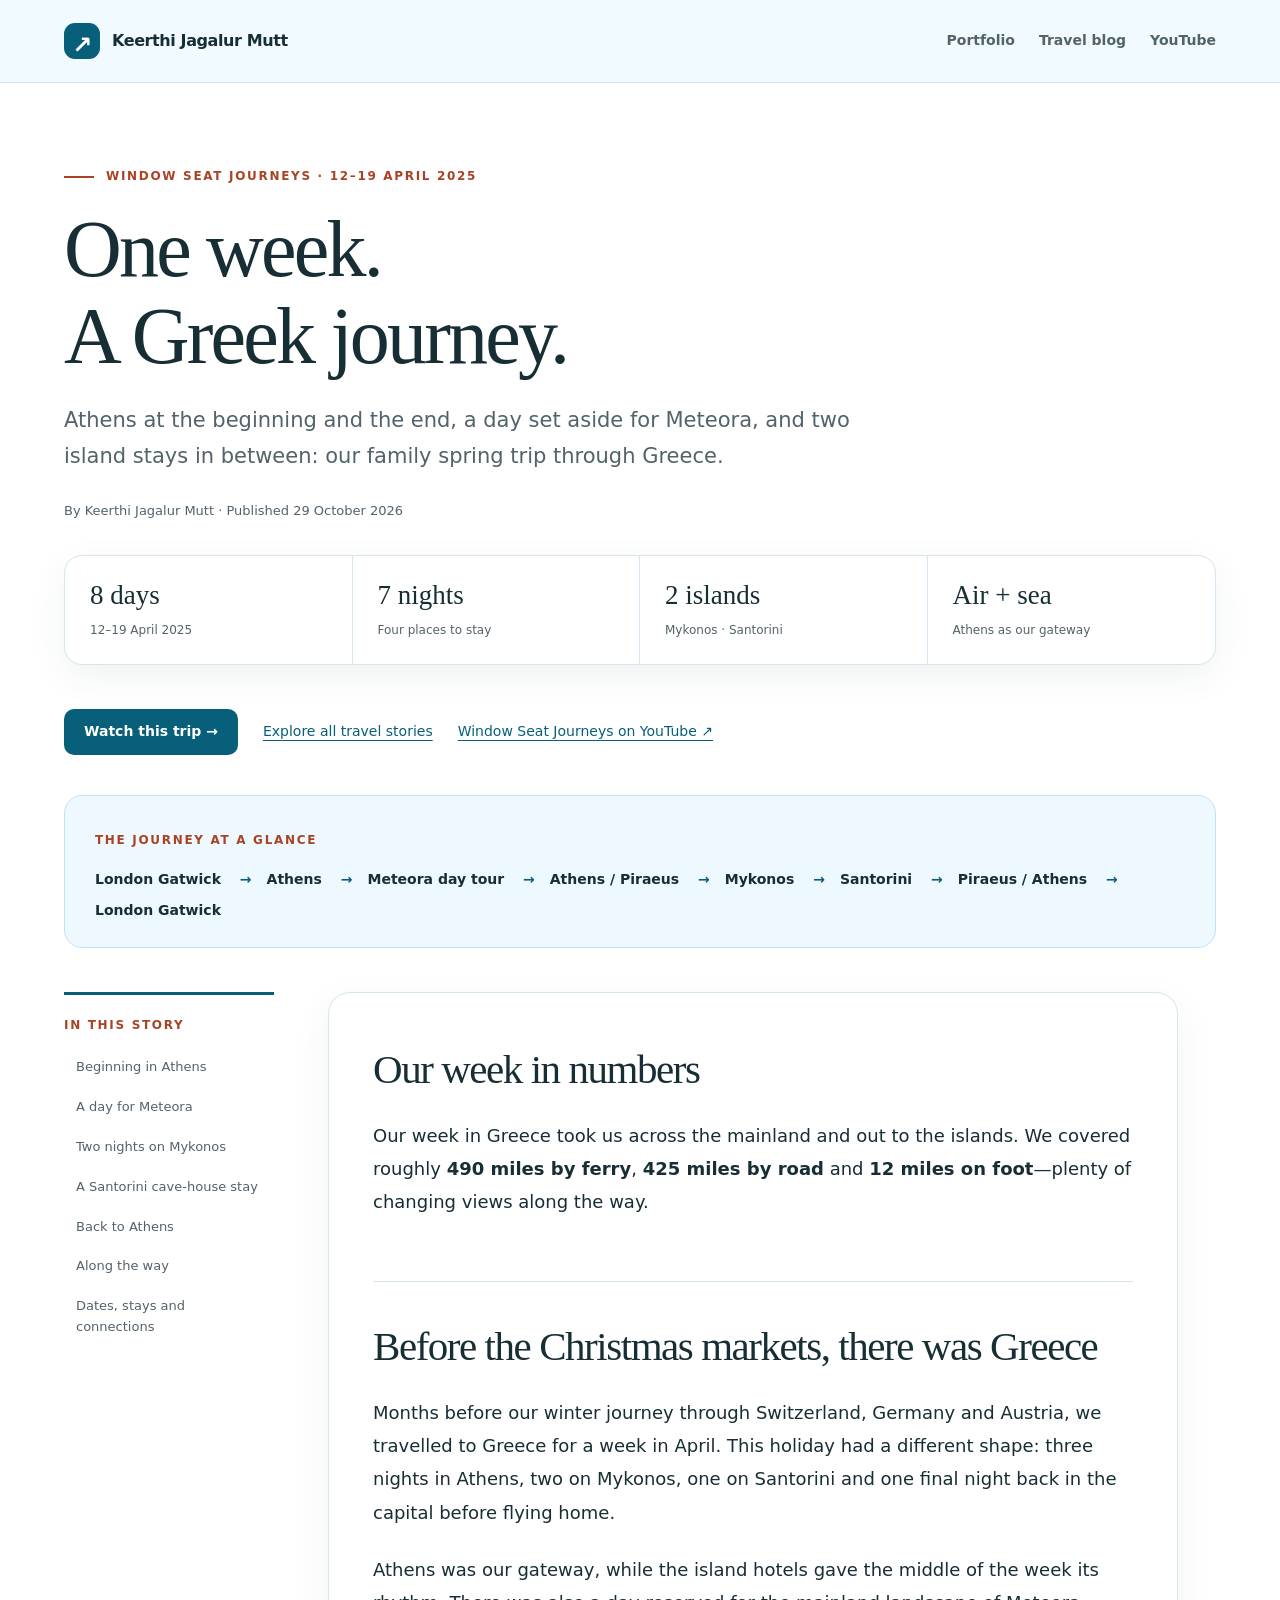
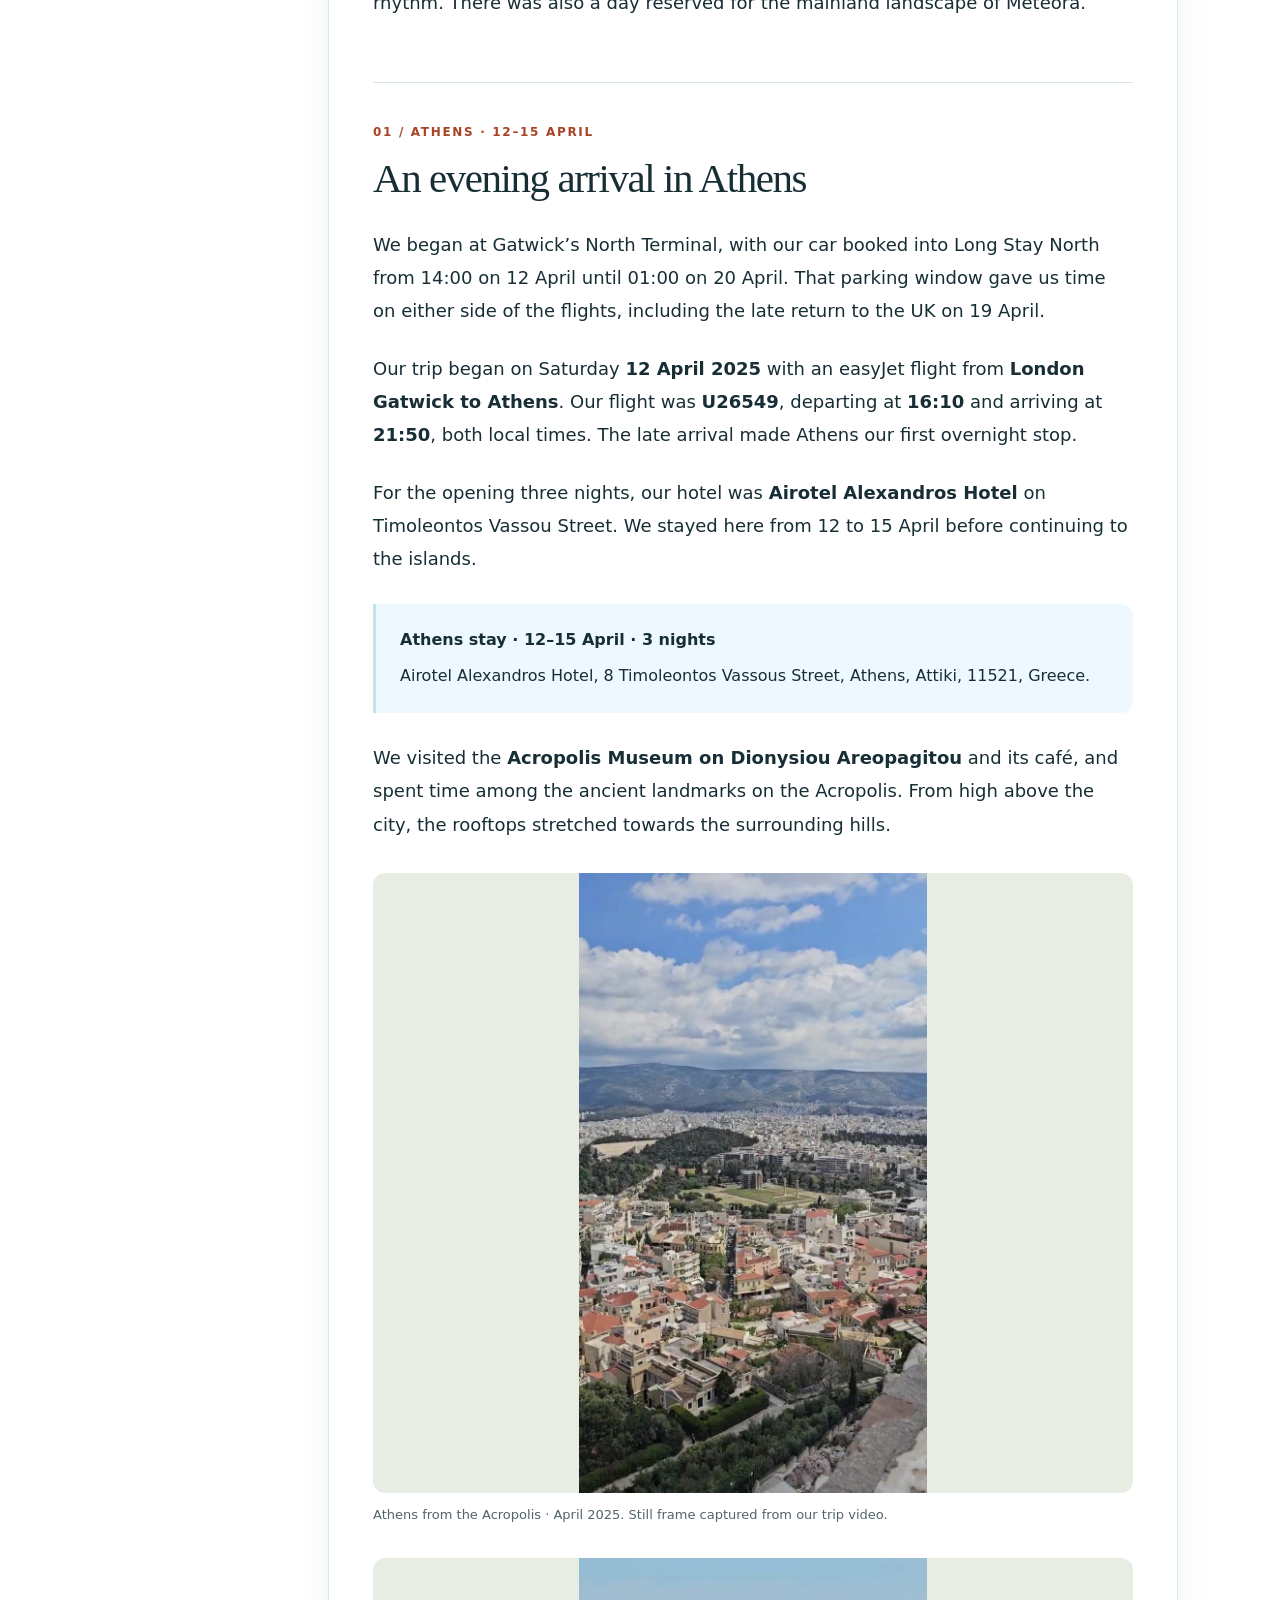
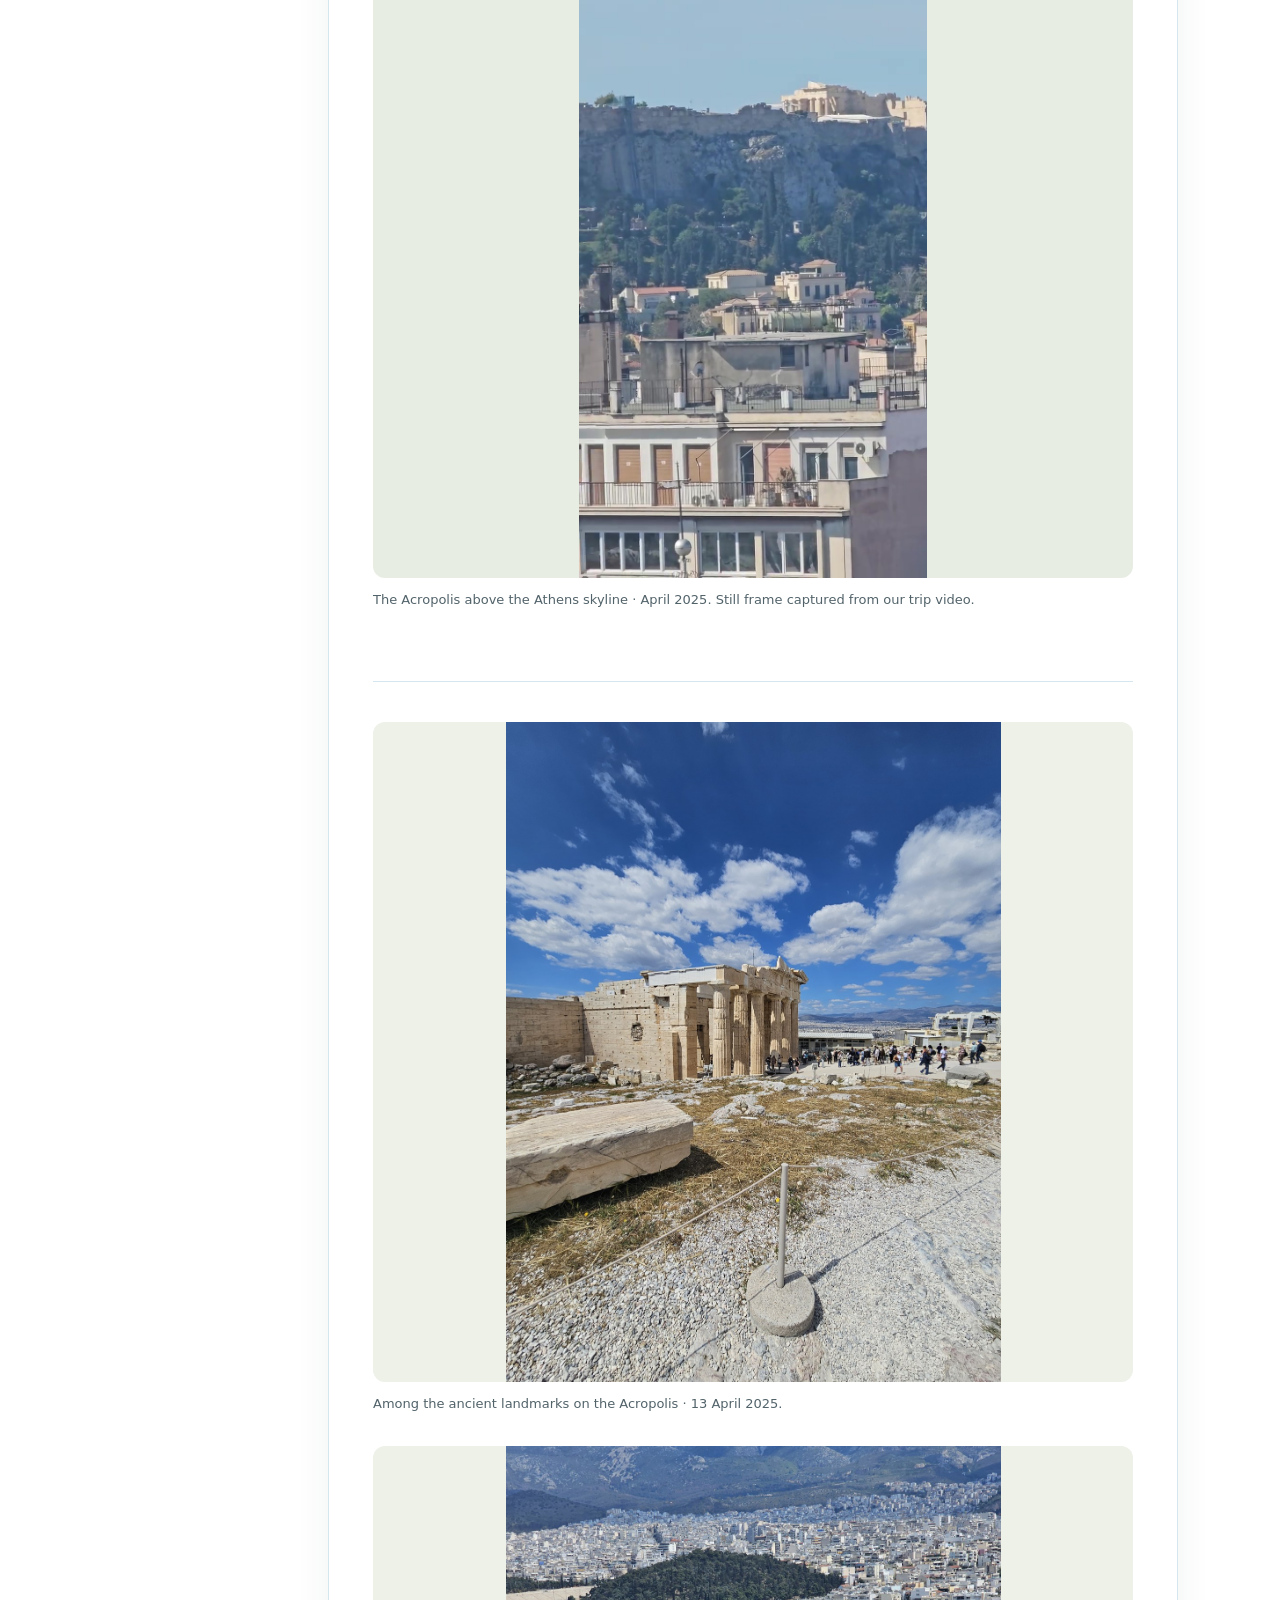
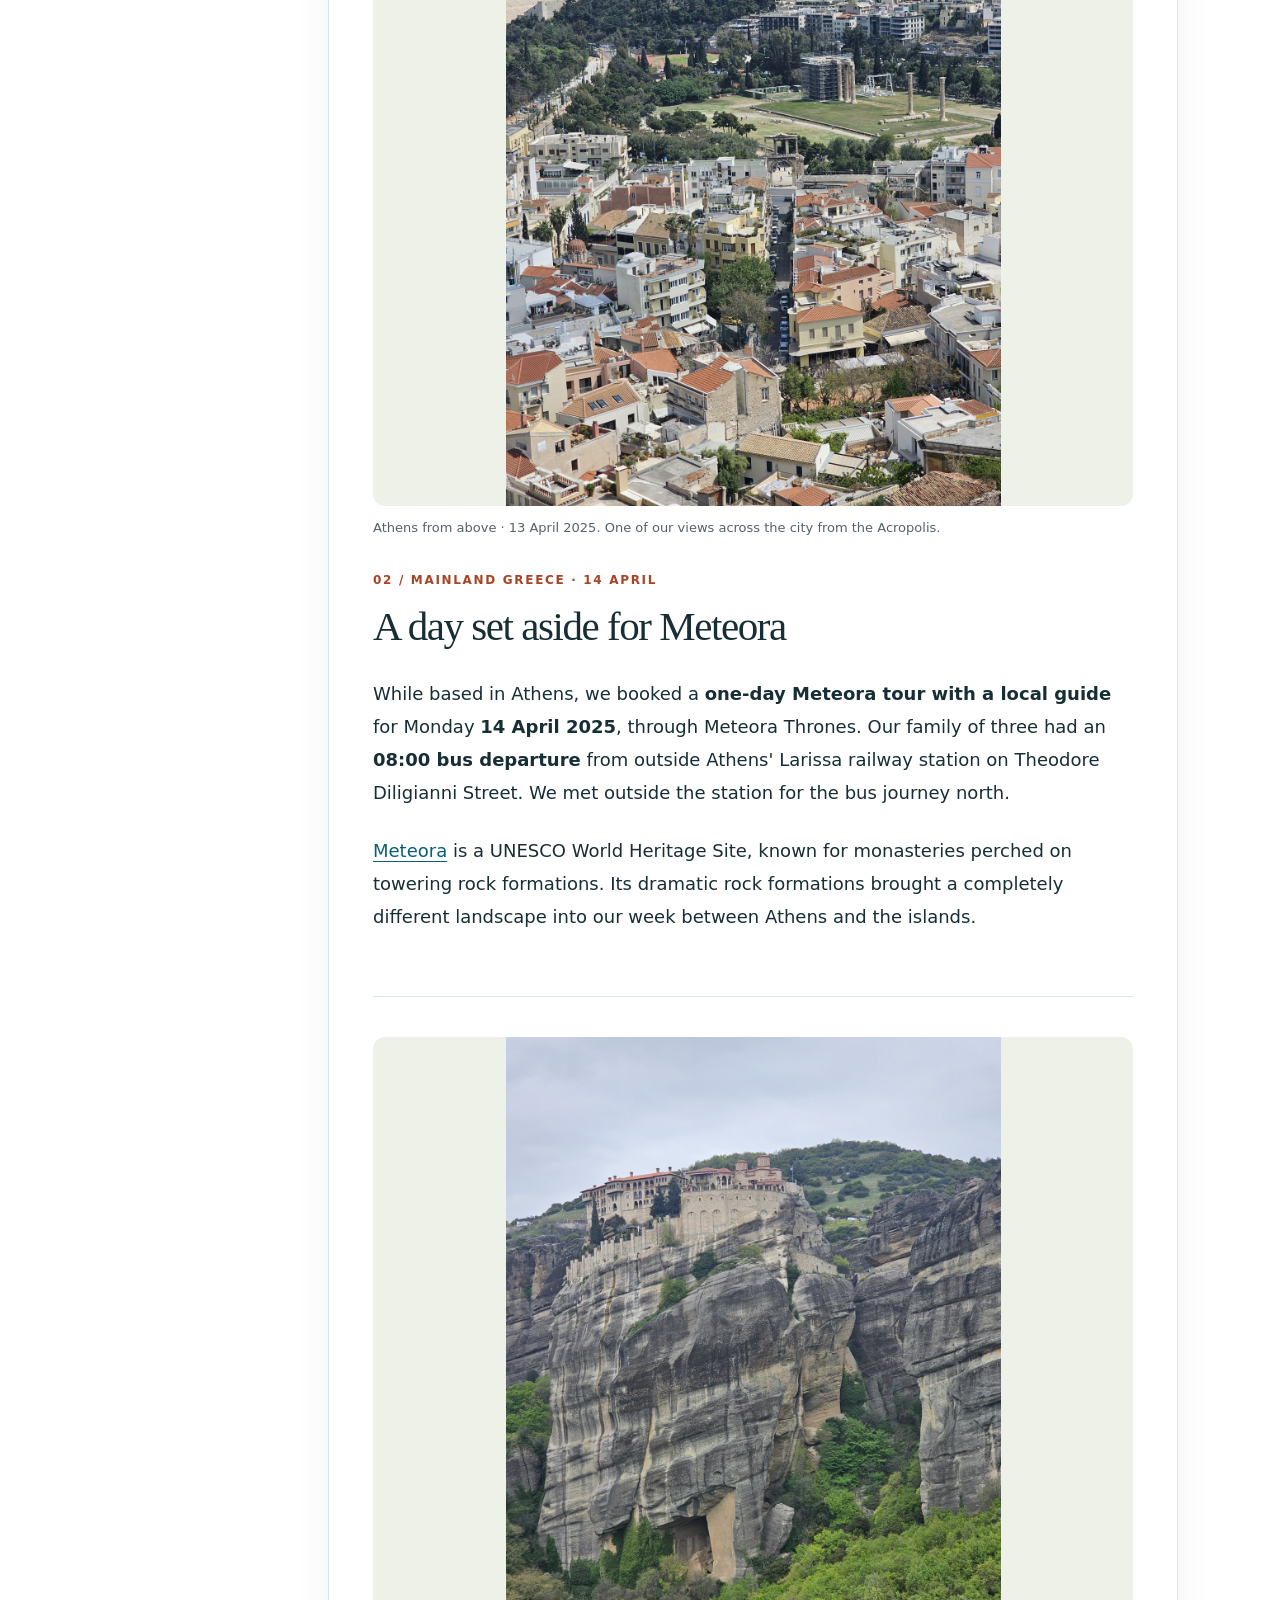
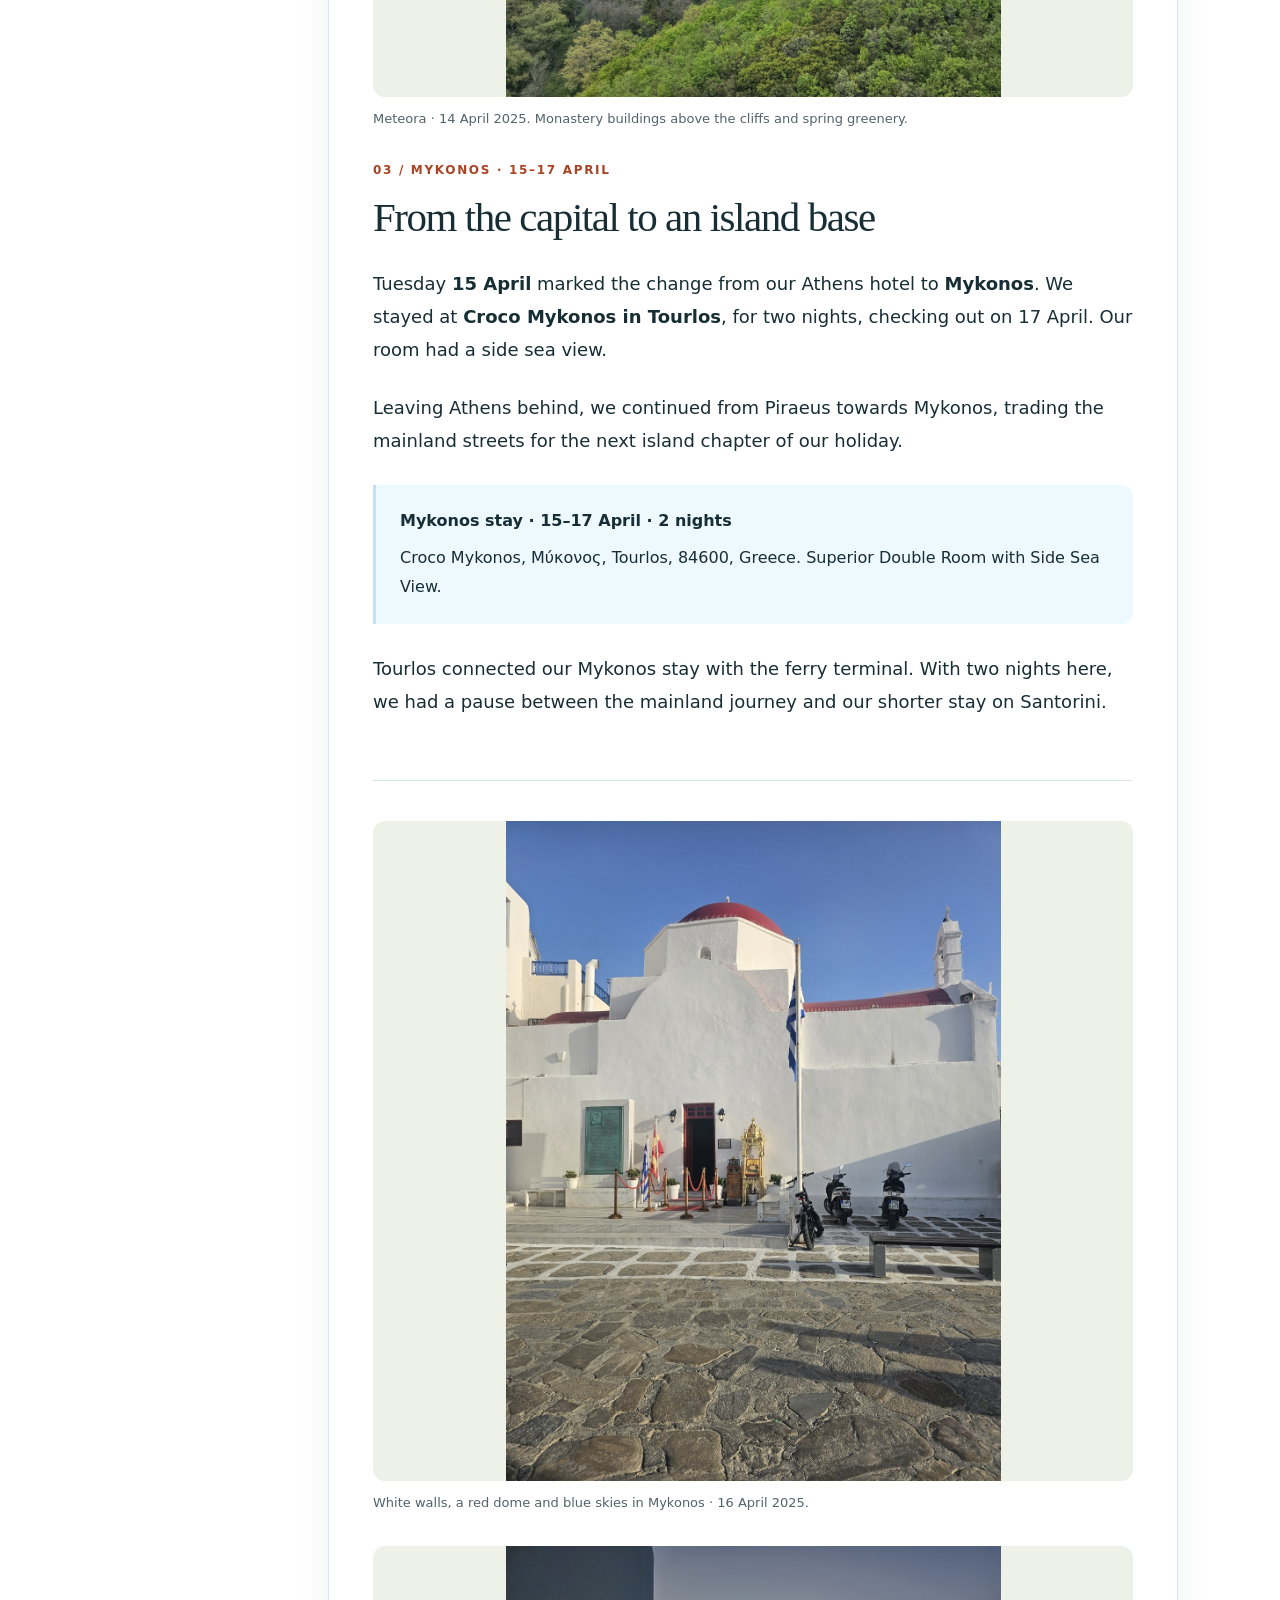
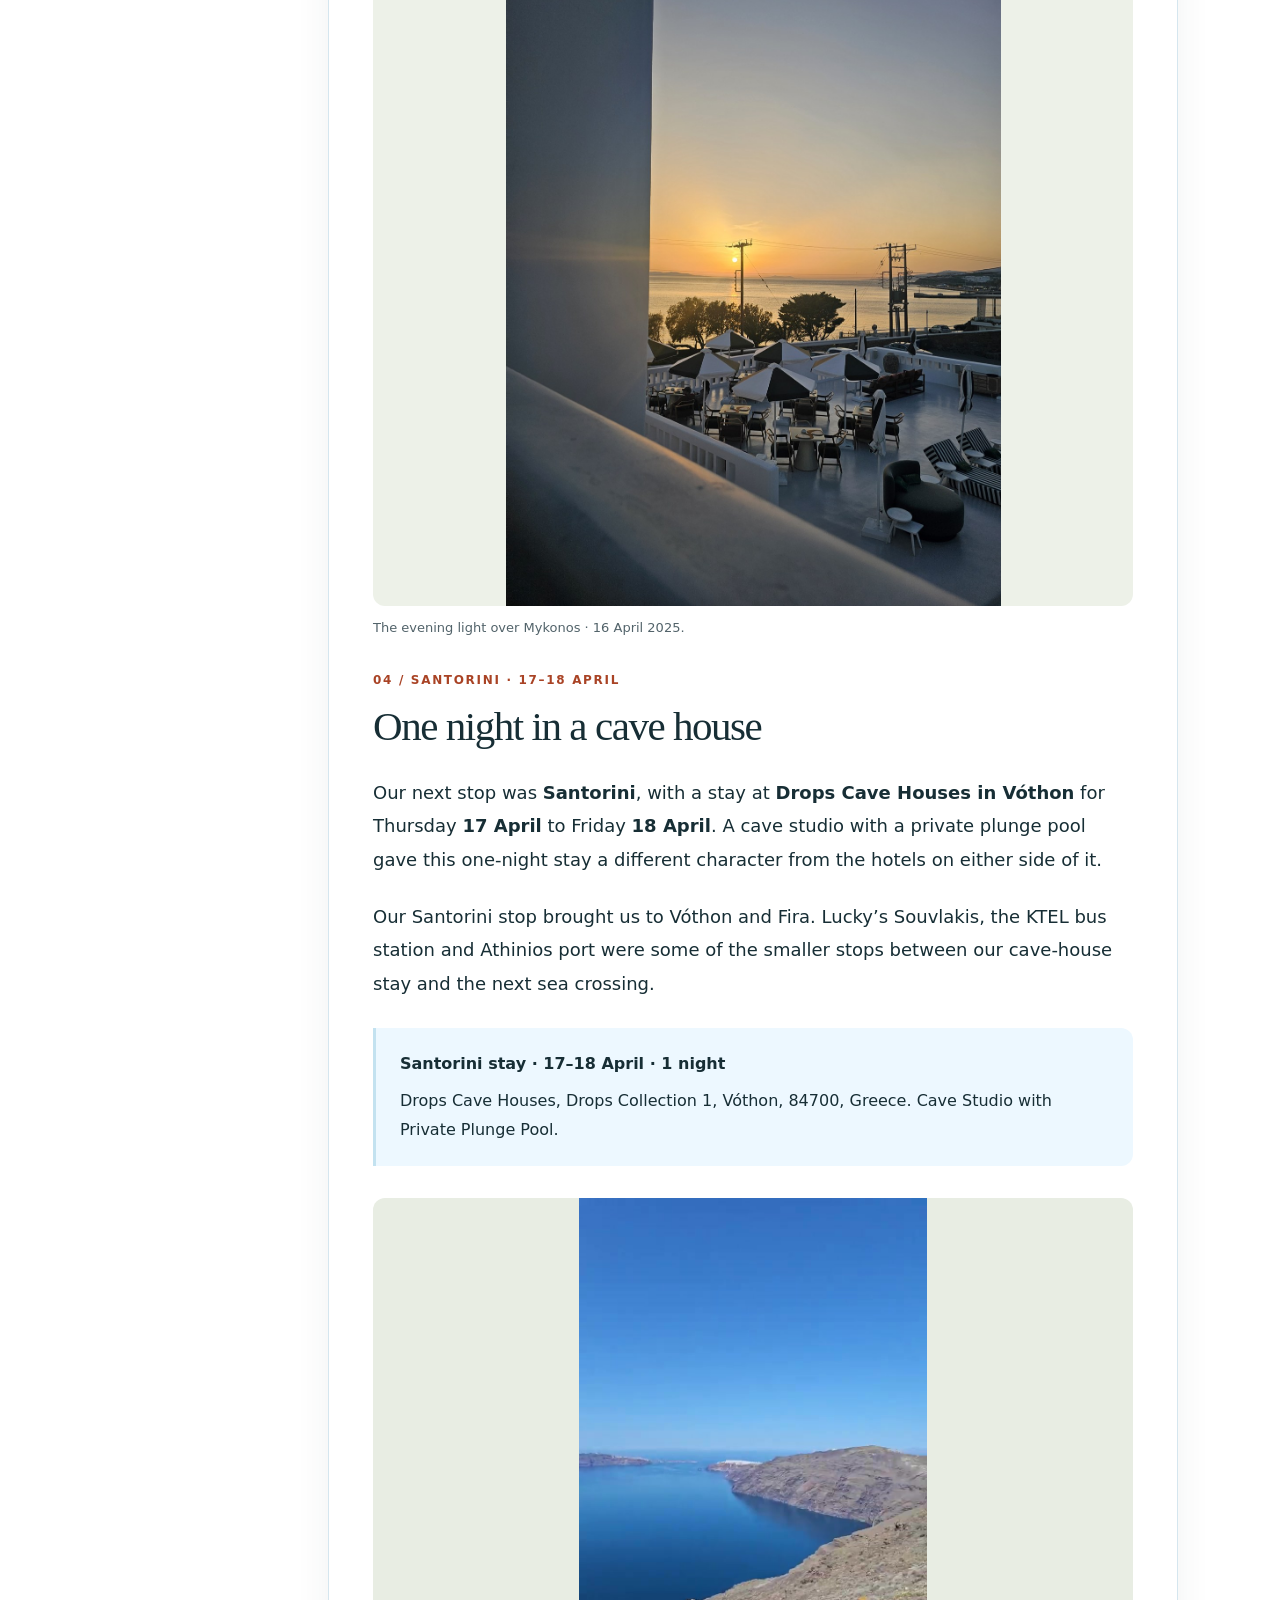
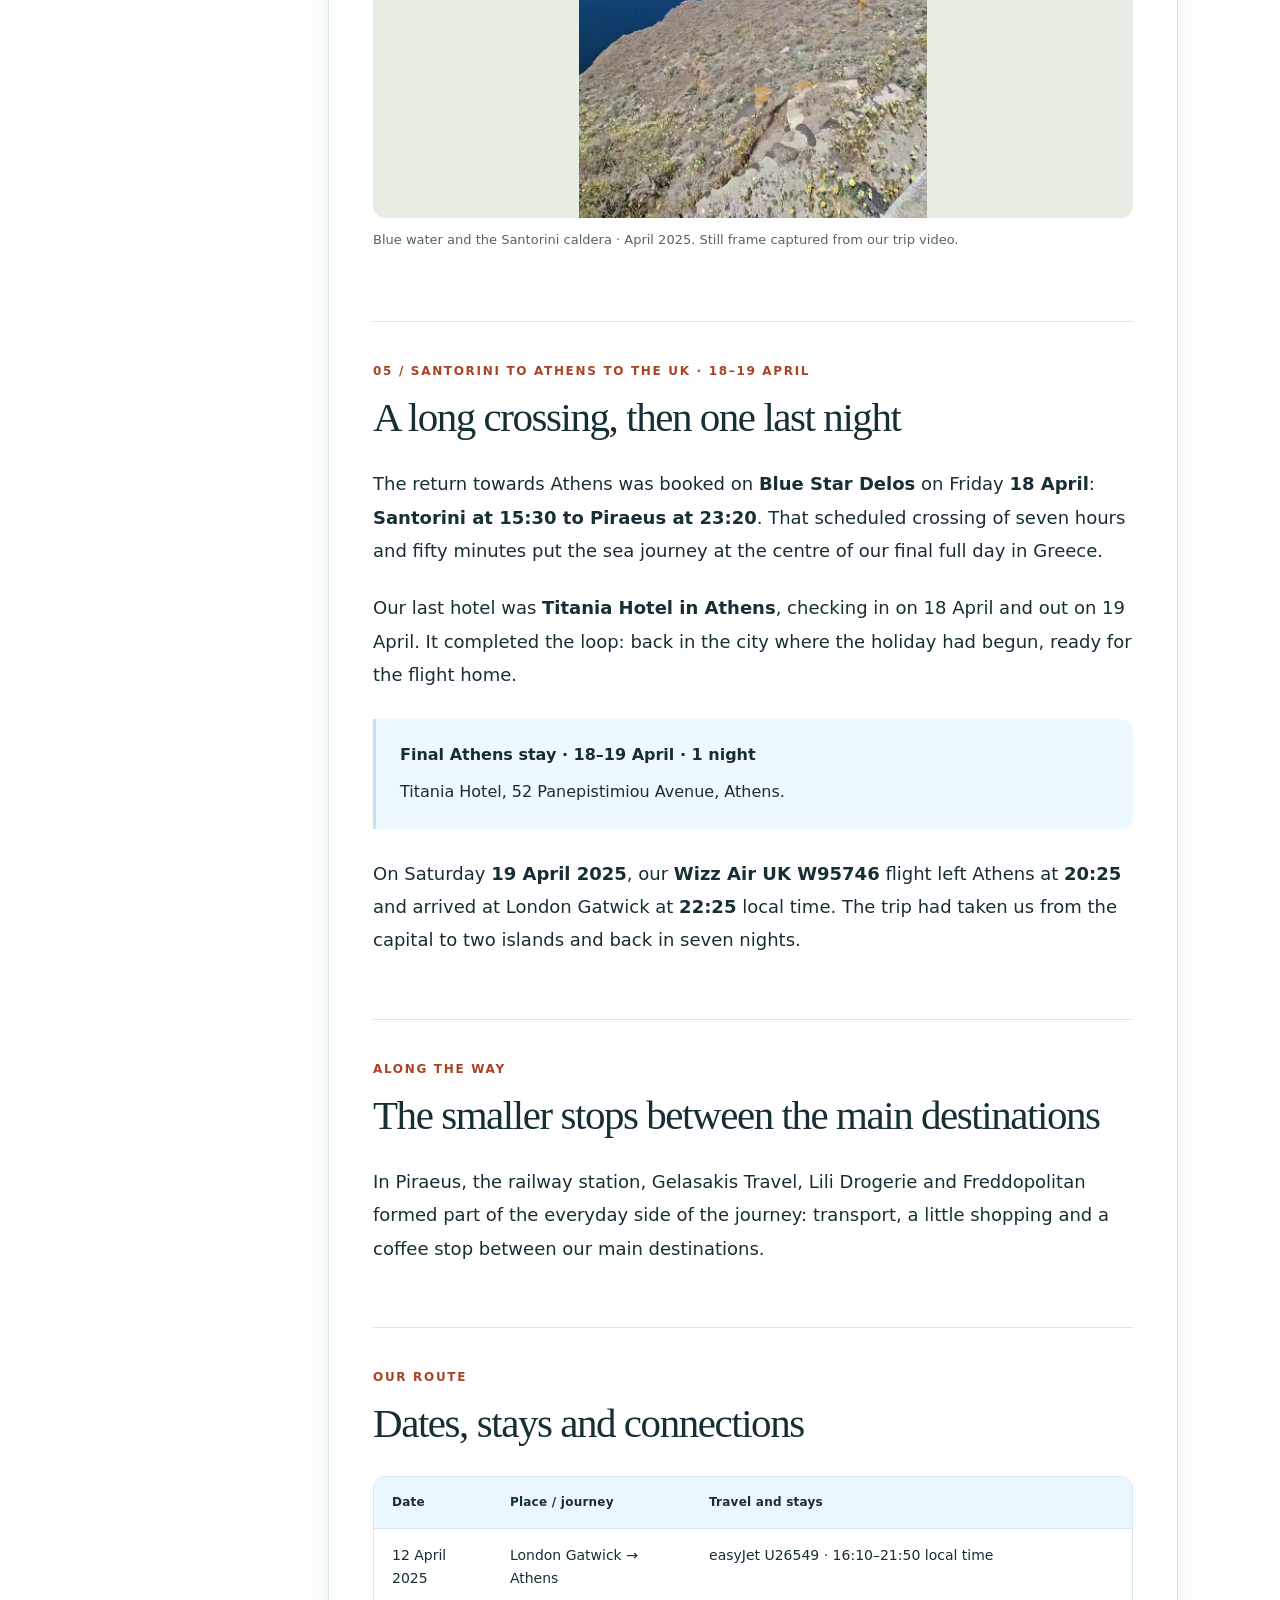
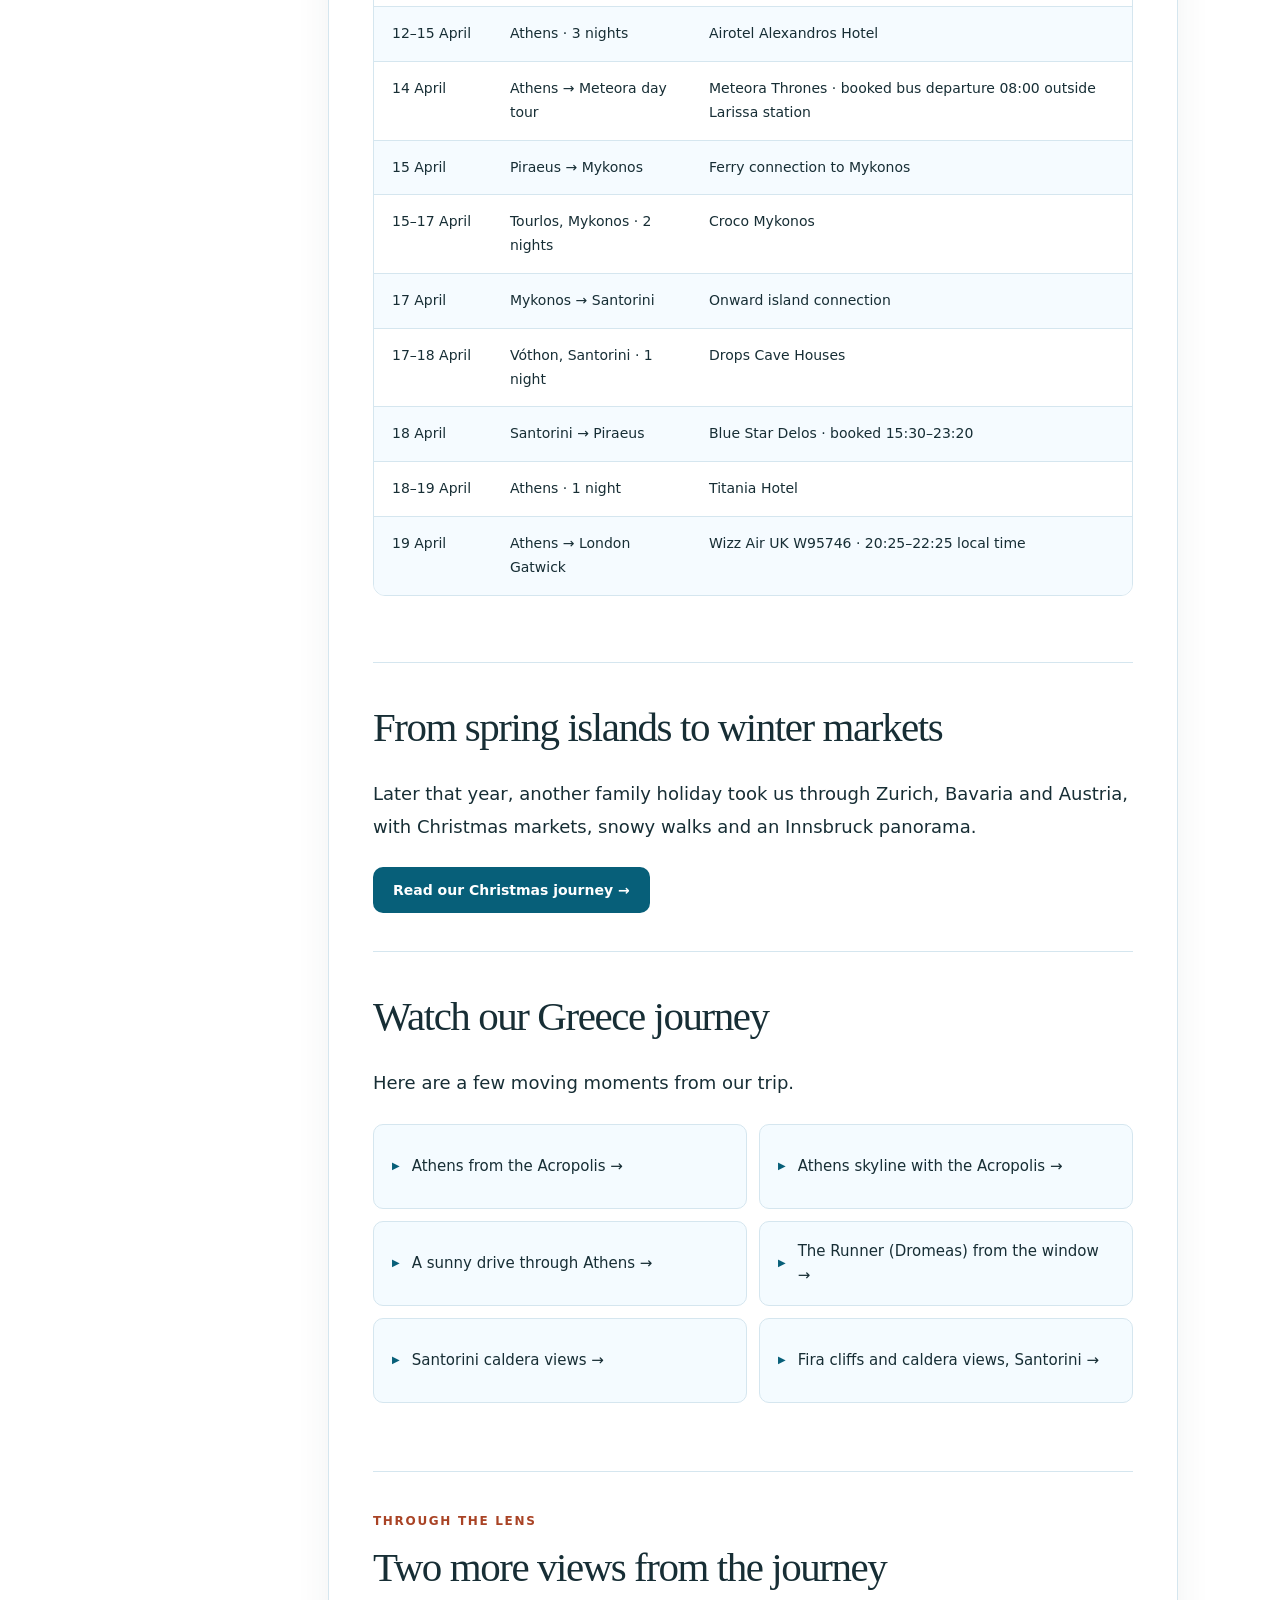
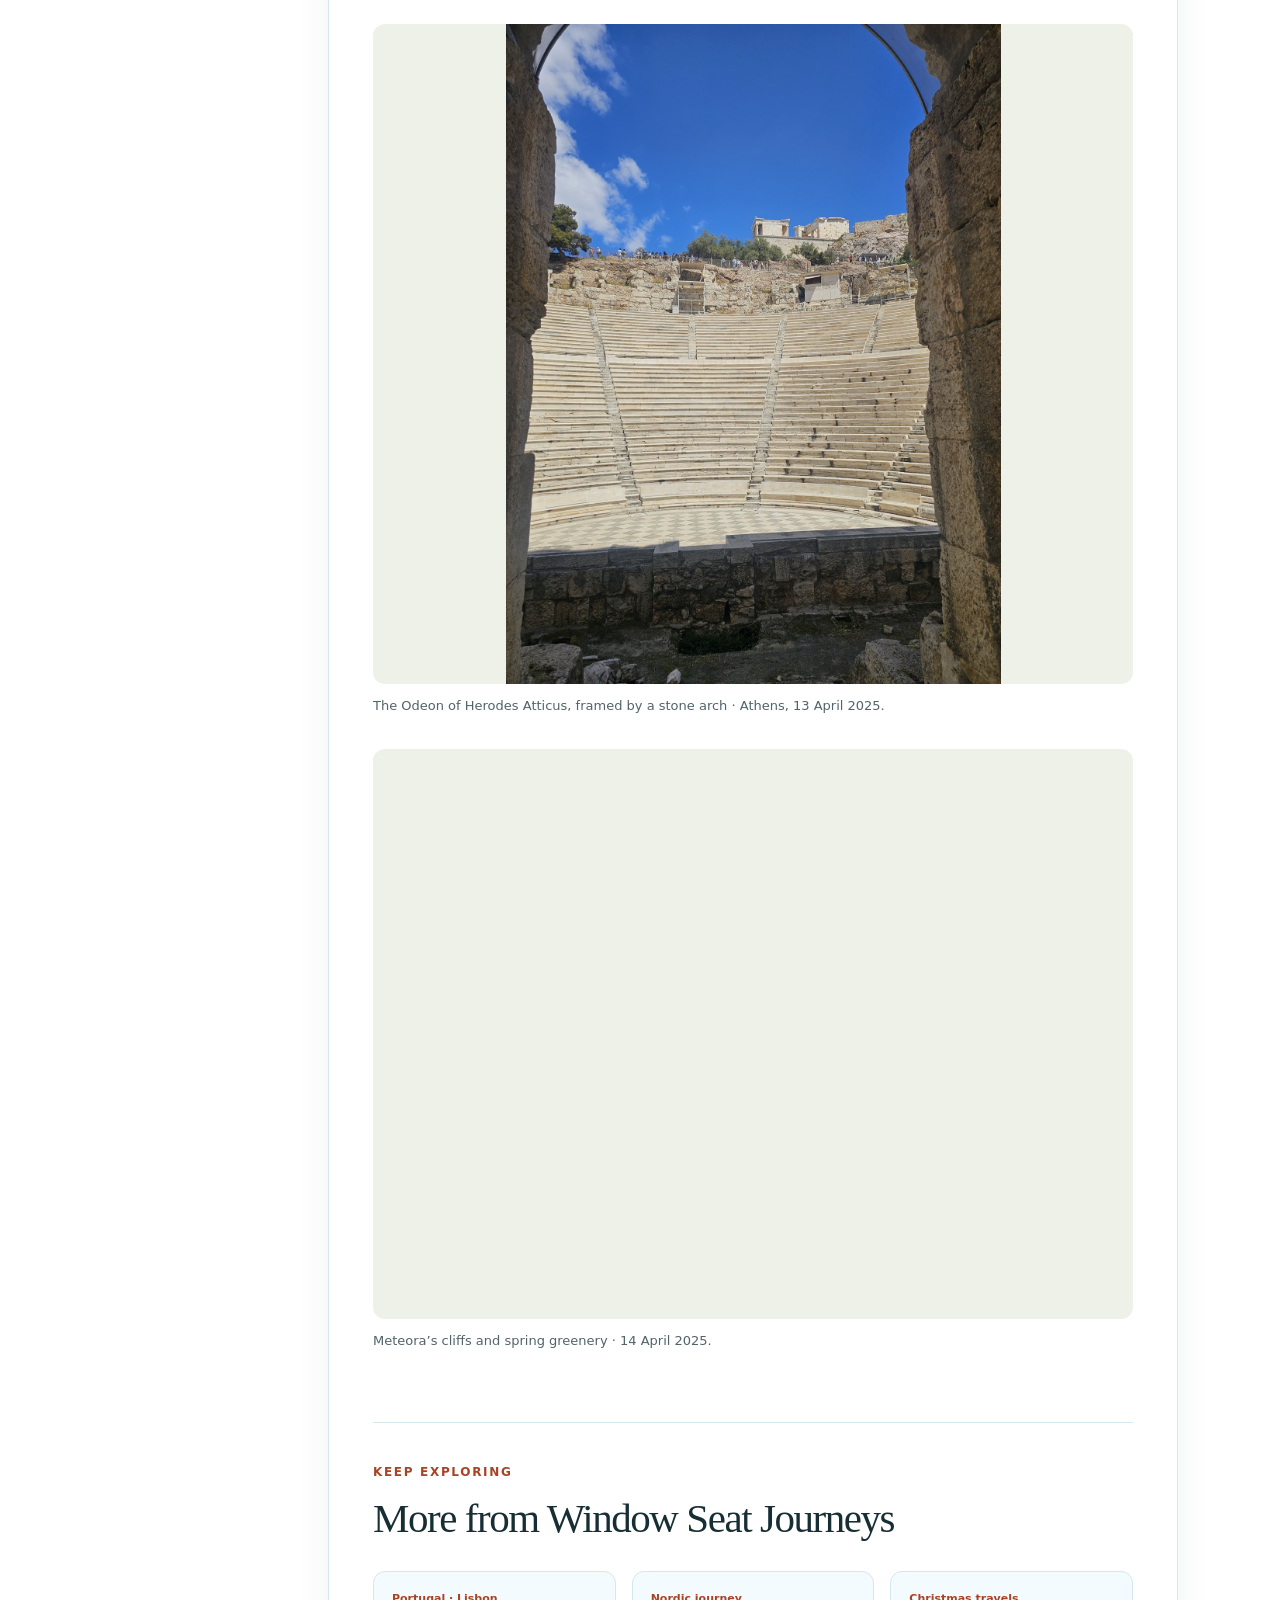
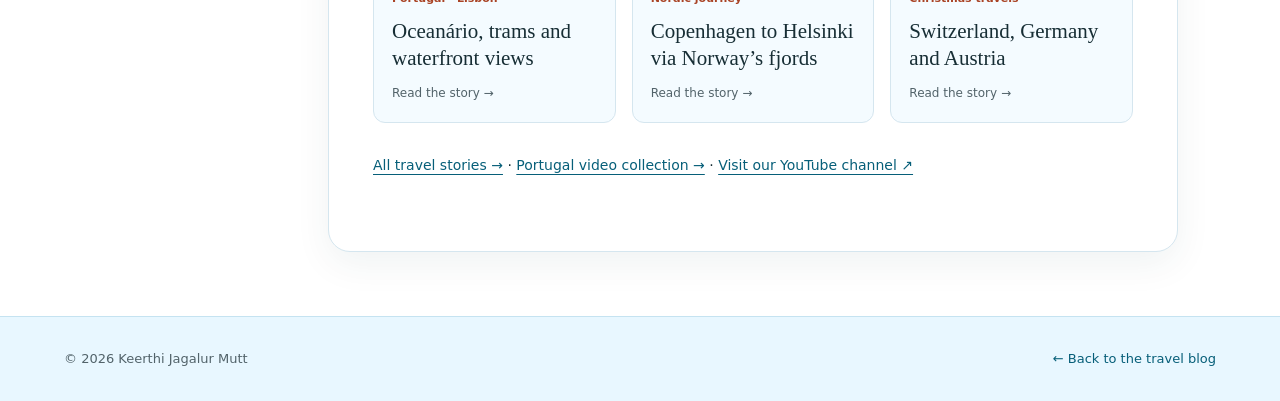
<file: travel/greece-athens-meteora-islands-2025.html>
<!doctype html>
<html lang="en"><head><meta charset="utf-8"><meta name="viewport" content="width=device-width,initial-scale=1"><title>A Week in Greece: Athens, Meteora, Mykonos and Santorini | Keerthi Jagalur Mutt</title><meta name="description" content="Our 12–19 April 2025 family trip: London Gatwick to Athens, Meteora, Mykonos, Santorini and the hotels and ferry connections along the way."><link rel="canonical" href="https://kjmutt.github.io/travel/greece-athens-meteora-islands-2025.html"><link rel="stylesheet" href="travel.css?v=20261103-bright"><style>.trip-photo{margin:2rem 0}.trip-photo img{display:block;width:100%;height:auto;max-height:660px;object-fit:contain;background:#edf1e8}.trip-photo figcaption{font-size:.8rem;color:var(--muted);padding:.7rem 0;line-height:1.6}</style><style>.captured-still img{display:block;width:100%;height:auto;max-height:620px;object-fit:contain;background:#e8ede3}.captured-still figcaption{font-size:.78rem;color:var(--muted);padding:.7rem 0;line-height:1.6}</style></head><body>
<a class="skip" href="#main">Skip to content</a><header class="topbar"><a class="brand" href="../">Keerthi Jagalur Mutt</a><nav aria-label="Main"><a href="../">Portfolio</a><a href="./">Travel blog</a><a href="https://www.youtube.com/channel/UCWUjBHUkA0Wba_wI3iTuoMA">YouTube</a></nav></header>
<main id="main" class="wrap"><header class="hero"><p class="eyebrow">Window Seat Journeys · 12–19 April 2025</p><h1>One week.<br>A Greek journey.</h1><p class="lead">Athens at the beginning and the end, a day set aside for Meteora, and two island stays in between: our family spring trip through Greece.</p><p class="meta">By Keerthi Jagalur Mutt · Published 29 October 2026</p><div class="stats"><div><strong>8 days</strong><span>12–19 April 2025</span></div><div><strong>7 nights</strong><span>Four places to stay</span></div><div><strong>2 islands</strong><span>Mykonos · Santorini</span></div><div><strong>Air + sea</strong><span>Athens as our gateway</span></div></div></header><nav class="story-actions" aria-label="Read or watch this journey"><a class="button" href="#videos">Watch this trip →</a><a href="#related-stories">Explore all travel stories</a><a href="https://www.youtube.com/channel/UCWUjBHUkA0Wba_wI3iTuoMA">Window Seat Journeys on YouTube ↗</a></nav>
<section class="route" aria-label="Journey overview"><span class="eyebrow">The journey at a glance</span><ol><li>London Gatwick</li><li>Athens</li><li>Meteora day tour</li><li>Athens / Piraeus</li><li>Mykonos</li><li>Santorini</li><li>Piraeus / Athens</li><li>London Gatwick</li></ol></section>
<div class="article-grid"><aside class="toc"><span class="eyebrow">In this story</span><ol><li><a href="#athens">Beginning in Athens</a></li><li><a href="#meteora">A day for Meteora</a></li><li><a href="#mykonos">Two nights on Mykonos</a></li><li><a href="#santorini">A Santorini cave-house stay</a></li><li><a href="#return">Back to Athens</a></li><li><a href="#timeline">Along the way</a></li><li><a href="#record">Dates, stays and connections</a></li></ol></aside><article class="prose">
<section class="chapter"><h2>Our week in numbers</h2><p>Our week in Greece took us across the mainland and out to the islands. We covered roughly <strong>490 miles by ferry</strong>, <strong>425 miles by road</strong> and <strong>12 miles on foot</strong>—plenty of changing views along the way.</p></section>
<section class="chapter"><h2>Before the Christmas markets, there was Greece</h2><p>Months before our winter journey through Switzerland, Germany and Austria, we travelled to Greece for a week in April. This holiday had a different shape: three nights in Athens, two on Mykonos, one on Santorini and one final night back in the capital before flying home.</p><p>Athens was our gateway, while the island hotels gave the middle of the week its rhythm. There was also a day reserved for the mainland landscape of Meteora.</p></section>
<section class="chapter" id="athens"><p class="number">01 / Athens · 12–15 April</p><h2>An evening arrival in Athens</h2><p>We began at Gatwick’s North Terminal, with our car booked into Long Stay North from 14:00 on 12 April until 01:00 on 20 April. That parking window gave us time on either side of the flights, including the late return to the UK on 19 April.</p><p>Our trip began on Saturday <strong>12 April 2025</strong> with an easyJet flight from <strong>London Gatwick to Athens</strong>. Our flight was <strong>U26549</strong>, departing at <strong>16:10</strong> and arriving at <strong>21:50</strong>, both local times. The late arrival made Athens our first overnight stop.</p><p>For the opening three nights, our hotel was <strong>Airotel Alexandros Hotel</strong> on Timoleontos Vassou Street. We stayed here from 12 to 15 April before continuing to the islands.</p><div class="stay"><strong>Athens stay · 12–15 April · 3 nights</strong>Airotel Alexandros Hotel, 8 Timoleontos Vassous Street, Athens, Attiki, 11521, Greece.</div><p>We visited the <strong>Acropolis Museum on Dionysiou Areopagitou</strong> and its café, and spent time among the ancient landmarks on the Acropolis. From high above the city, the rooftops stretched towards the surrounding hills.</p><figure class="trip-photo captured-still"><img src="greece-acropolis-captured.jpg" width="720" height="1280" alt="Athens rooftops and surrounding hills seen from the Acropolis" loading="lazy" decoding="async"><figcaption>Athens from the Acropolis · April 2025. Still frame captured from our trip video.</figcaption></figure><figure class="trip-photo captured-still"><img src="greece-skyline-captured.jpg" width="720" height="1280" alt="The Acropolis rising above Athens buildings and trees" loading="lazy" decoding="async"><figcaption>The Acropolis above the Athens skyline · April 2025. Still frame captured from our trip video.</figcaption></figure></section>
<figure class="trip-photo"><img src="greece-acropolis-2025.jpg" alt="Ancient stone architecture on the Acropolis beneath a blue sky" loading="lazy"><figcaption>Among the ancient landmarks on the Acropolis · 13 April 2025.</figcaption></figure><figure class="trip-photo"><img src="greece-athens-city-2025.jpg" alt="Athens rooftops, green hills and ancient columns seen from above" loading="lazy"><figcaption>Athens from above · 13 April 2025. One of our views across the city from the Acropolis.</figcaption></figure><section class="chapter" id="meteora"><p class="number">02 / Mainland Greece · 14 April</p><h2>A day set aside for Meteora</h2><p>While based in Athens, we booked a <strong>one-day Meteora tour with a local guide</strong> for Monday <strong>14 April 2025</strong>, through Meteora Thrones. Our family of three had an <strong>08:00 bus departure</strong> from outside Athens' Larissa railway station on Theodore Diligianni Street. We met outside the station for the bus journey north.</p><p><a href="https://whc.unesco.org/en/list/455">Meteora</a> is a UNESCO World Heritage Site, known for monasteries perched on towering rock formations. Its dramatic rock formations brought a completely different landscape into our week between Athens and the islands.</p></section>
<figure class="trip-photo"><img src="greece-meteora-2025.jpg" alt="A monastery perched on a sheer rock formation above the green landscape of Meteora" loading="lazy"><figcaption>Meteora · 14 April 2025. Monastery buildings above the cliffs and spring greenery.</figcaption></figure><section class="chapter" id="mykonos"><p class="number">03 / Mykonos · 15–17 April</p><h2>From the capital to an island base</h2><p>Tuesday <strong>15 April</strong> marked the change from our Athens hotel to <strong>Mykonos</strong>. We stayed at <strong>Croco Mykonos in Tourlos</strong>, for two nights, checking out on 17 April. Our room had a side sea view.</p><p>Leaving Athens behind, we continued from Piraeus towards Mykonos, trading the mainland streets for the next island chapter of our holiday.</p><div class="stay"><strong>Mykonos stay · 15–17 April · 2 nights</strong>Croco Mykonos, Μύκονος, Tourlos, 84600, Greece. Superior Double Room with Side Sea View.</div><p>Tourlos connected our Mykonos stay with the ferry terminal. With two nights here, we had a pause between the mainland journey and our shorter stay on Santorini.</p></section>
<figure class="trip-photo"><img src="greece-mykonos-church-2025.jpg" alt="Whitewashed church with a red dome in Mykonos" loading="lazy"><figcaption>White walls, a red dome and blue skies in Mykonos · 16 April 2025.</figcaption></figure><figure class="trip-photo"><img src="greece-mykonos-sunset-2025.jpg" alt="Golden sunset over the sea in Mykonos" loading="lazy"><figcaption>The evening light over Mykonos · 16 April 2025.</figcaption></figure><section class="chapter" id="santorini"><p class="number">04 / Santorini · 17–18 April</p><h2>One night in a cave house</h2><p>Our next stop was <strong>Santorini</strong>, with a stay at <strong>Drops Cave Houses in Vóthon</strong> for Thursday <strong>17 April</strong> to Friday <strong>18 April</strong>. A cave studio with a private plunge pool gave this one-night stay a different character from the hotels on either side of it.</p><p>Our Santorini stop brought us to Vóthon and Fira. Lucky’s Souvlakis, the KTEL bus station and Athinios port were some of the smaller stops between our cave-house stay and the next sea crossing.</p><div class="stay"><strong>Santorini stay · 17–18 April · 1 night</strong>Drops Cave Houses, Drops Collection 1, Vóthon, 84700, Greece. Cave Studio with Private Plunge Pool.</div><figure class="trip-photo captured-still"><img src="greece-santorini-captured.jpg" width="720" height="1280" alt="Deep blue caldera water beside the rocky coastline of Santorini" loading="lazy" decoding="async"><figcaption>Blue water and the Santorini caldera · April 2025. Still frame captured from our trip video.</figcaption></figure></section>
<section class="chapter" id="return"><p class="number">05 / Santorini to Athens to the UK · 18–19 April</p><h2>A long crossing, then one last night</h2><p>The return towards Athens was booked on <strong>Blue Star Delos</strong> on Friday <strong>18 April</strong>: <strong>Santorini at 15:30 to Piraeus at 23:20</strong>. That scheduled crossing of seven hours and fifty minutes put the sea journey at the centre of our final full day in Greece.</p><p>Our last hotel was <strong>Titania Hotel in Athens</strong>, checking in on 18 April and out on 19 April. It completed the loop: back in the city where the holiday had begun, ready for the flight home.</p><div class="stay"><strong>Final Athens stay · 18–19 April · 1 night</strong>Titania Hotel, 52 Panepistimiou Avenue, Athens.</div><p>On Saturday <strong>19 April 2025</strong>, our <strong>Wizz Air UK W95746</strong> flight left Athens at <strong>20:25</strong> and arrived at London Gatwick at <strong>22:25</strong> local time. The trip had taken us from the capital to two islands and back in seven nights.</p></section>
<section class="chapter" id="timeline"><p class="number">Along the way</p><h2>The smaller stops between the main destinations</h2><p>In Piraeus, the railway station, Gelasakis Travel, Lili Drogerie and Freddopolitan formed part of the everyday side of the journey: transport, a little shopping and a coffee stop between our main destinations.</p></section>
<section class="chapter" id="record"><p class="number">Our route</p><h2>Dates, stays and connections</h2><div class="table-scroll" role="region" aria-label="Greece trip dates" tabindex="0"><table><thead><tr><th>Date</th><th>Place / journey</th><th>Travel and stays</th></tr></thead><tbody>
<tr><td>12 April 2025</td><td>London Gatwick → Athens</td><td>easyJet U26549 · 16:10–21:50 local time</td></tr>
<tr><td>12–15 April</td><td>Athens · 3 nights</td><td>Airotel Alexandros Hotel</td></tr>
<tr><td>14 April</td><td>Athens → Meteora day tour</td><td>Meteora Thrones · booked bus departure 08:00 outside Larissa station</td></tr>
<tr><td>15 April</td><td>Piraeus → Mykonos</td><td>Ferry connection to Mykonos</td></tr>
<tr><td>15–17 April</td><td>Tourlos, Mykonos · 2 nights</td><td>Croco Mykonos</td></tr>
<tr><td>17 April</td><td>Mykonos → Santorini</td><td>Onward island connection</td></tr>
<tr><td>17–18 April</td><td>Vóthon, Santorini · 1 night</td><td>Drops Cave Houses</td></tr>
<tr><td>18 April</td><td>Santorini → Piraeus</td><td>Blue Star Delos · booked 15:30–23:20</td></tr>
<tr><td>18–19 April</td><td>Athens · 1 night</td><td>Titania Hotel</td></tr>
<tr><td>19 April</td><td>Athens → London Gatwick</td><td>Wizz Air UK W95746 · 20:25–22:25 local time</td></tr>
</tbody></table></div></section>
<section class="chapter"><h2>From spring islands to winter markets</h2><p>Later that year, another family holiday took us through Zurich, Bavaria and Austria, with Christmas markets, snowy walks and an Innsbruck panorama.</p><a class="button" href="christmas-switzerland-germany-austria-2025.html">Read our Christmas journey →</a></section>
<section class="chapter" id="videos"><h2>Watch our Greece journey</h2><p>Here are a few moving moments from our trip.</p><ul><li><a href="https://www.youtube.com/shorts/siSpDWUc0no">Athens from the Acropolis →</a></li><li><a href="https://www.youtube.com/shorts/FCeSozwIgjw">Athens skyline with the Acropolis →</a></li><li><a href="https://www.youtube.com/shorts/tSZ-GuVy9JY">A sunny drive through Athens →</a></li><li><a href="https://www.youtube.com/shorts/WKIwcLtUC0c">The Runner (Dromeas) from the window →</a></li><li><a href="https://www.youtube.com/shorts/Zl6Rlz9l9Tg">Santorini caldera views →</a></li><li><a href="https://www.youtube.com/shorts/d8ibgRhOwyY">Fira cliffs and caldera views, Santorini →</a></li></ul></section><section class="chapter" id="more-views"><p class="number">Through the lens</p><h2>Two more views from the journey</h2><figure class="trip-photo"><img src="greece-odeon-2025.jpg" alt="Stone arch framing the stepped seating of the Odeon of Herodes Atticus in Athens" loading="lazy" decoding="async"><figcaption>The Odeon of Herodes Atticus, framed by a stone arch · Athens, 13 April 2025.</figcaption></figure><figure class="trip-photo"><img src="greece-meteora-cliffs-2025.jpg" alt="Towering rock walls and a monastery above the green valley at Meteora" loading="lazy" decoding="async"><figcaption>Meteora’s cliffs and spring greenery · 14 April 2025.</figcaption></figure></section>
<section class="chapter" id="related-stories"><p class="number">Keep exploring</p><h2>More from Window Seat Journeys</h2><div class="related-grid"><a class="video-card" href="lisbon-february-2024.html"><span>Portugal · Lisbon</span><strong>Oceanário, trams and waterfront views</strong><small>Read the story →</small></a><a class="video-card" href="nordic-journey-august-2026.html"><span>Nordic journey</span><strong>Copenhagen to Helsinki via Norway’s fjords</strong><small>Read the story →</small></a><a class="video-card" href="christmas-switzerland-germany-austria-2025.html"><span>Christmas travels</span><strong>Switzerland, Germany and Austria</strong><small>Read the story →</small></a></div><p><a href="./">All travel stories →</a> · <a href="lisbon-february-2024.html#videos">Portugal video collection →</a> · <a href="https://www.youtube.com/channel/UCWUjBHUkA0Wba_wI3iTuoMA">Visit our YouTube channel ↗</a></p></section></article></div></main><footer class="footer"><div class="wrap"><span>© 2026 Keerthi Jagalur Mutt</span><a href="./">← Back to the travel blog</a></div></footer></body></html>
</file>
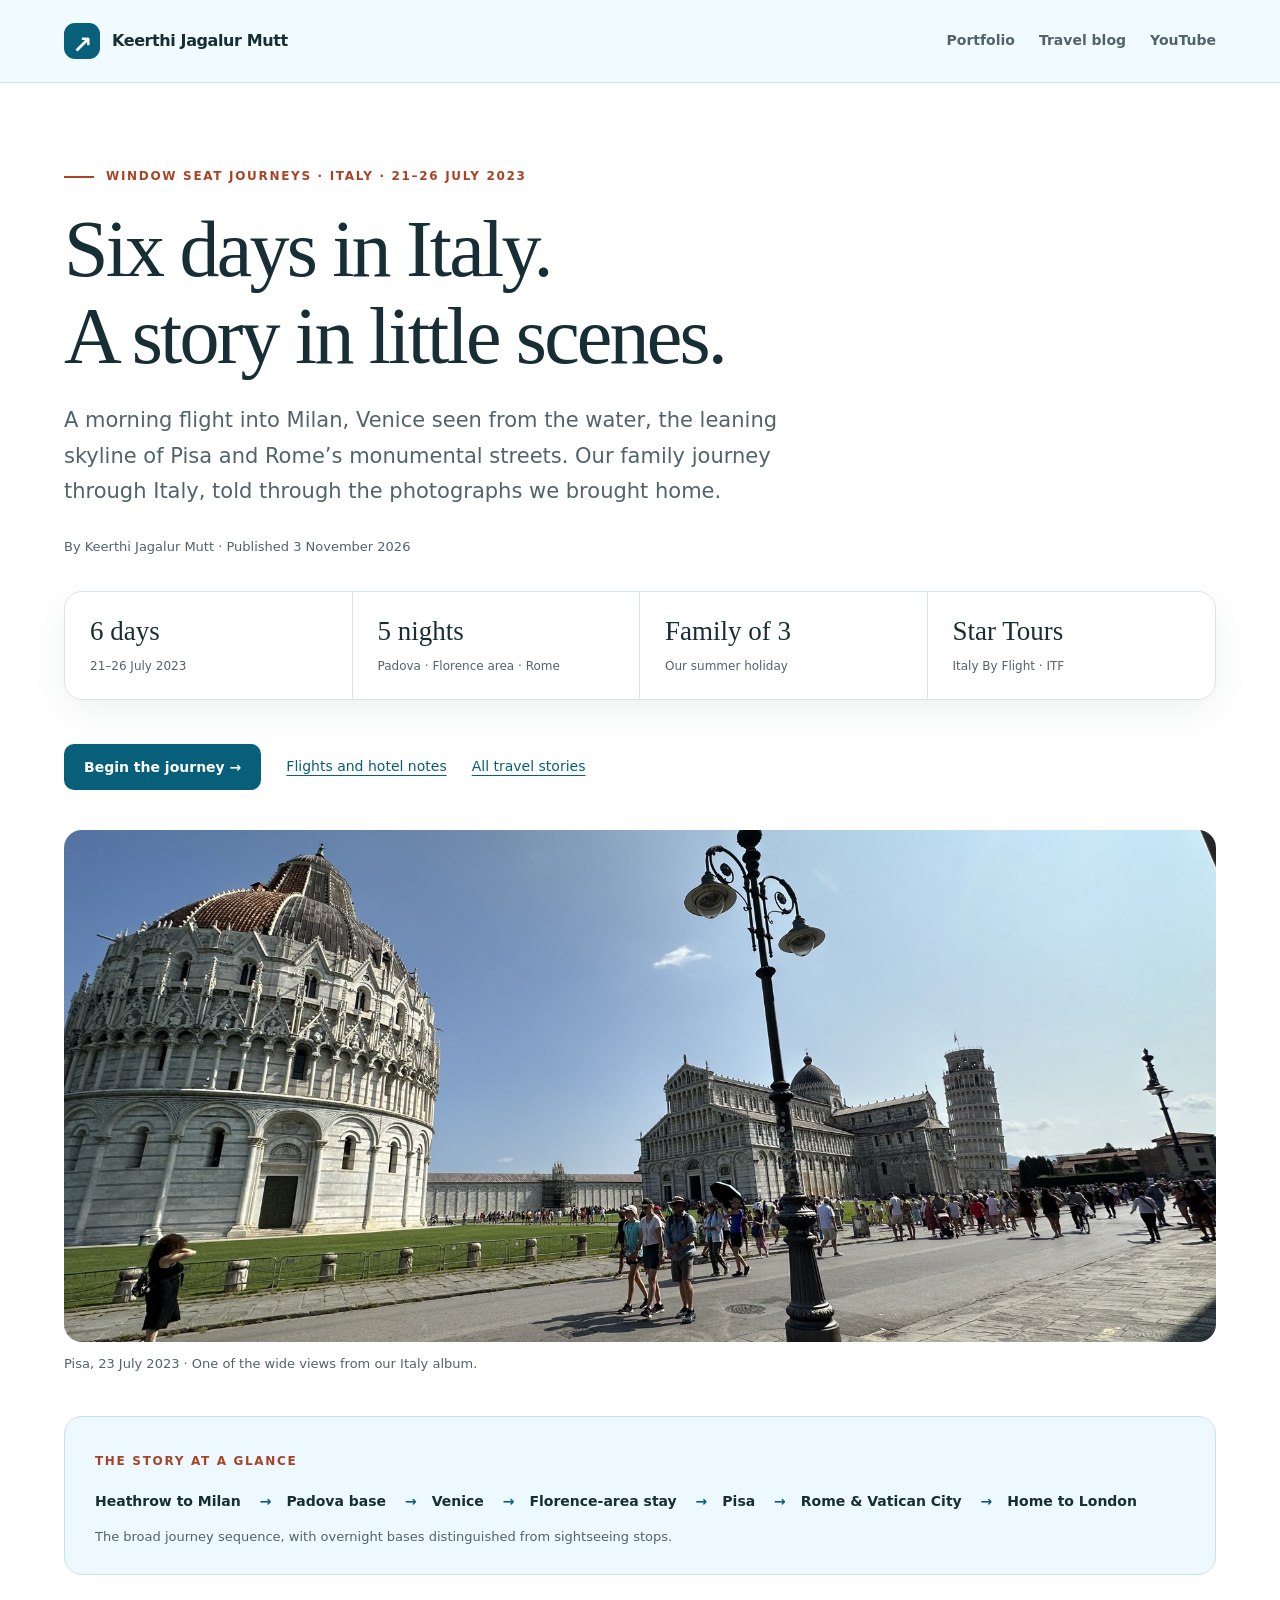
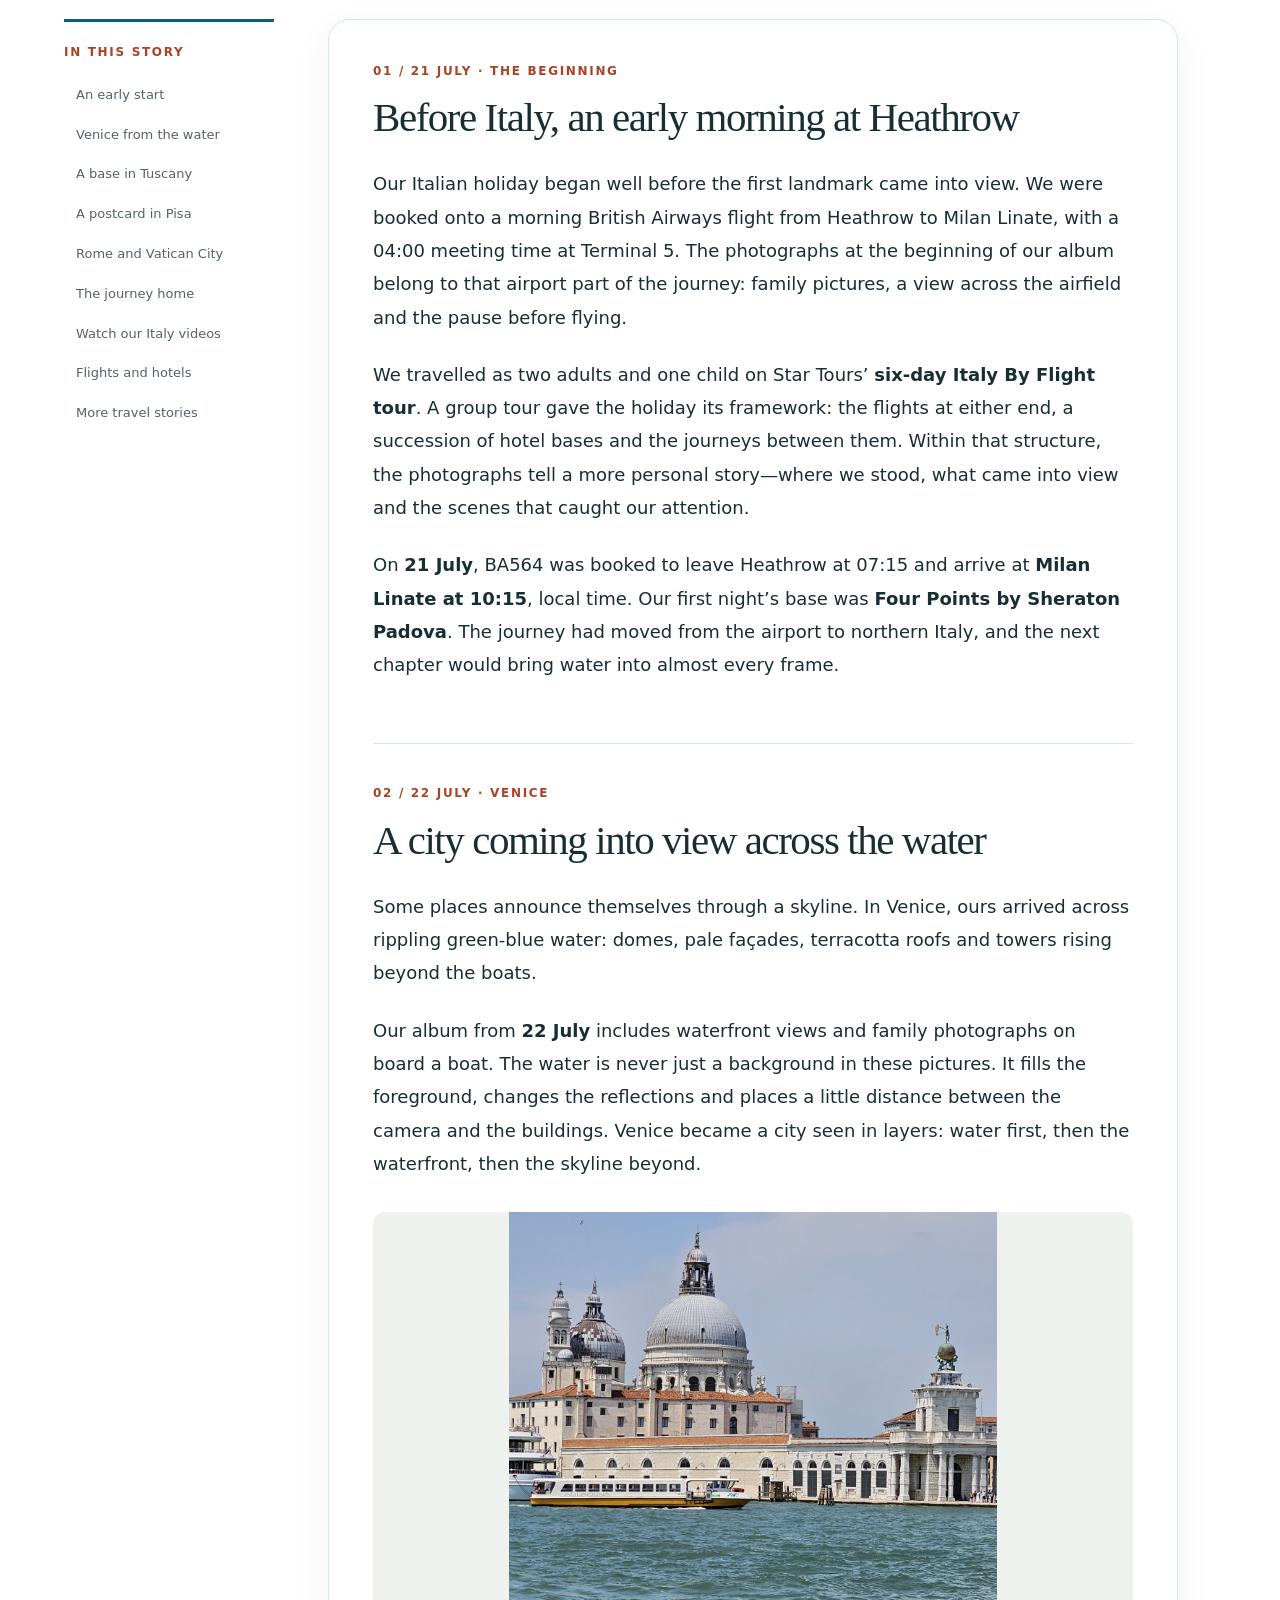
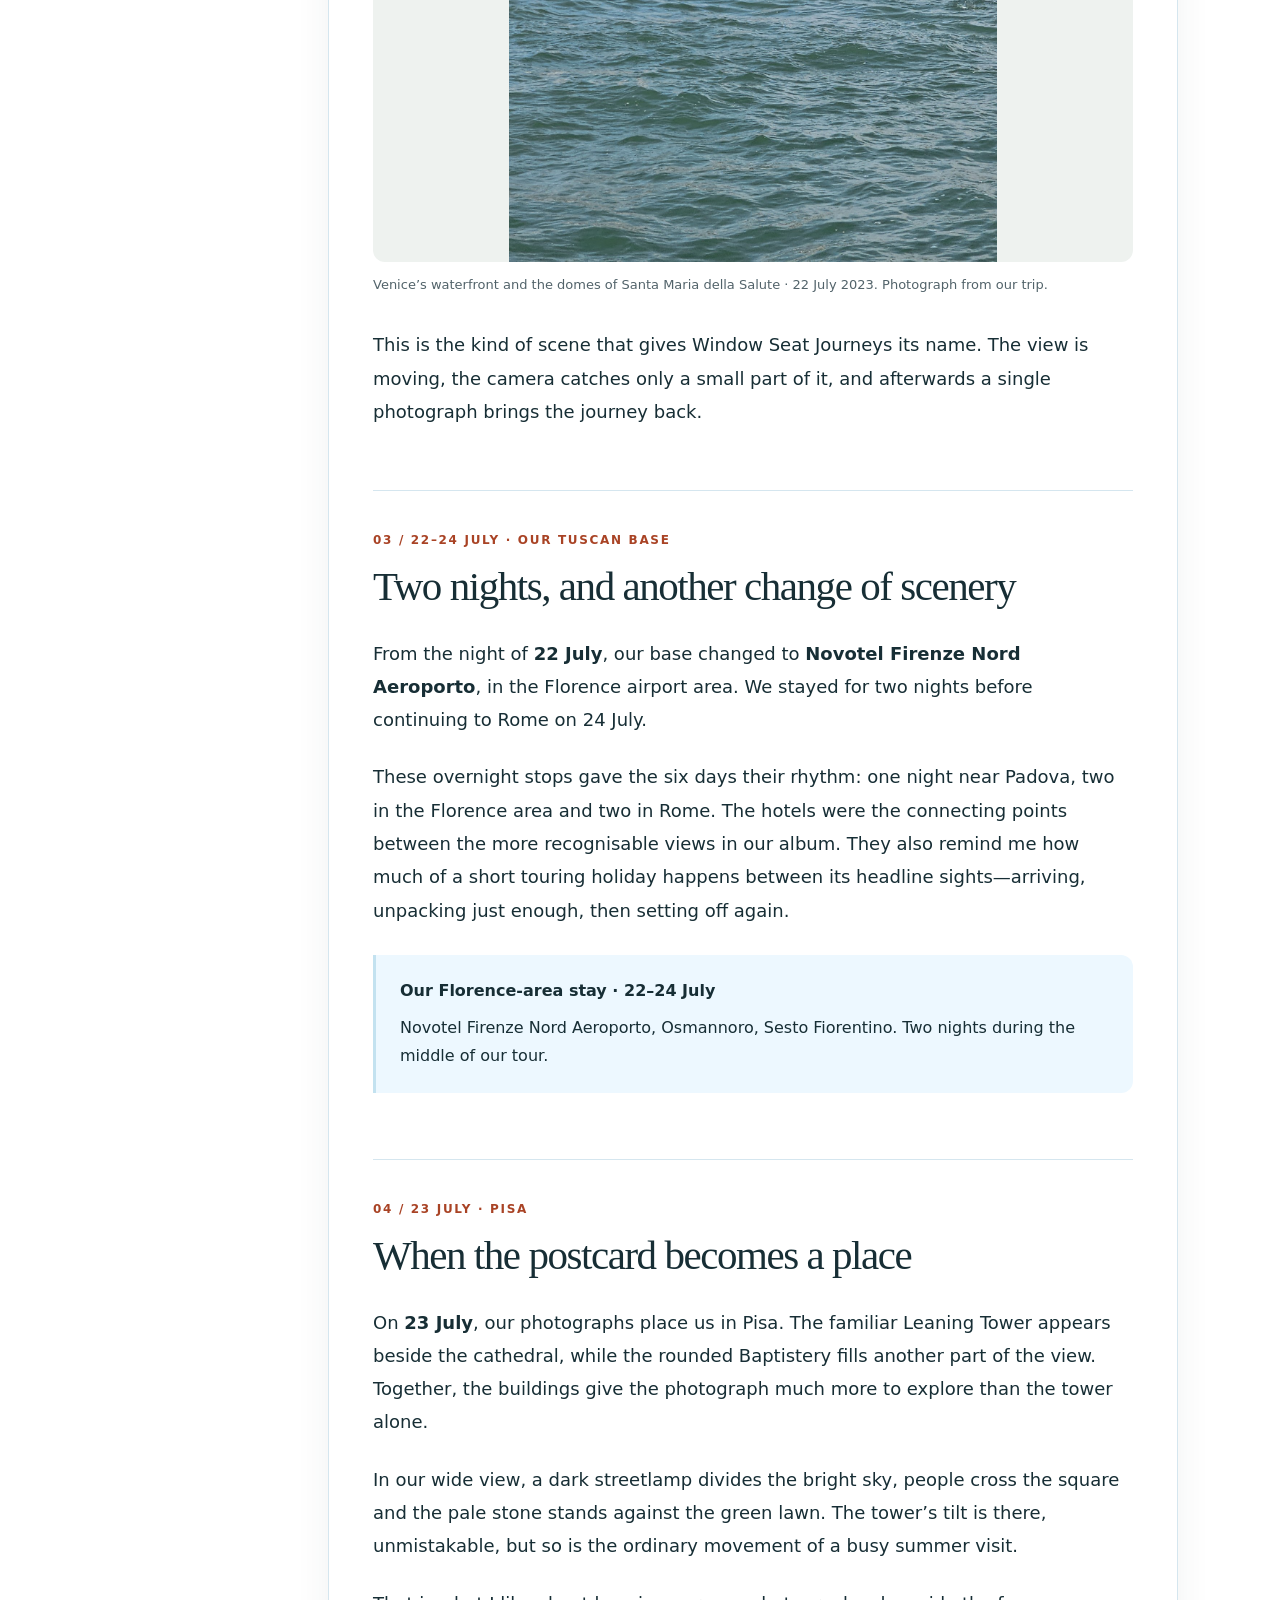
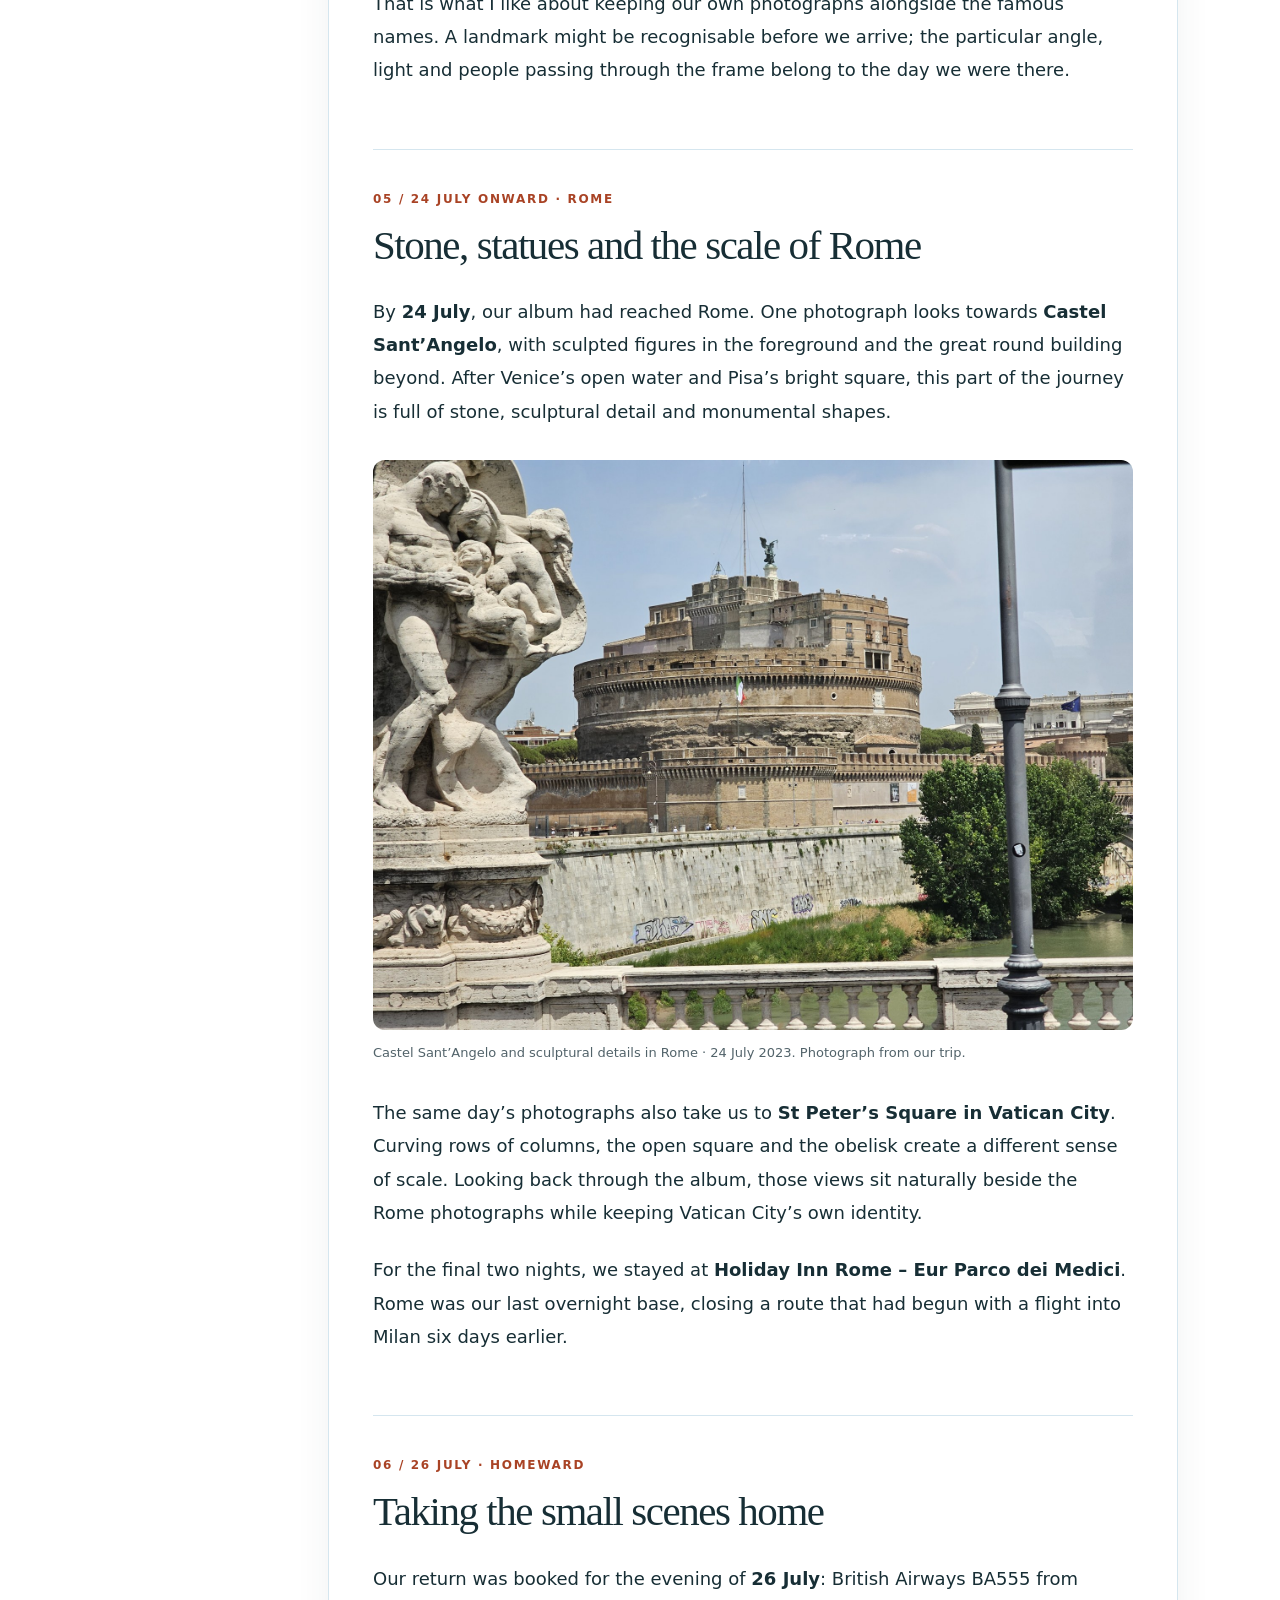
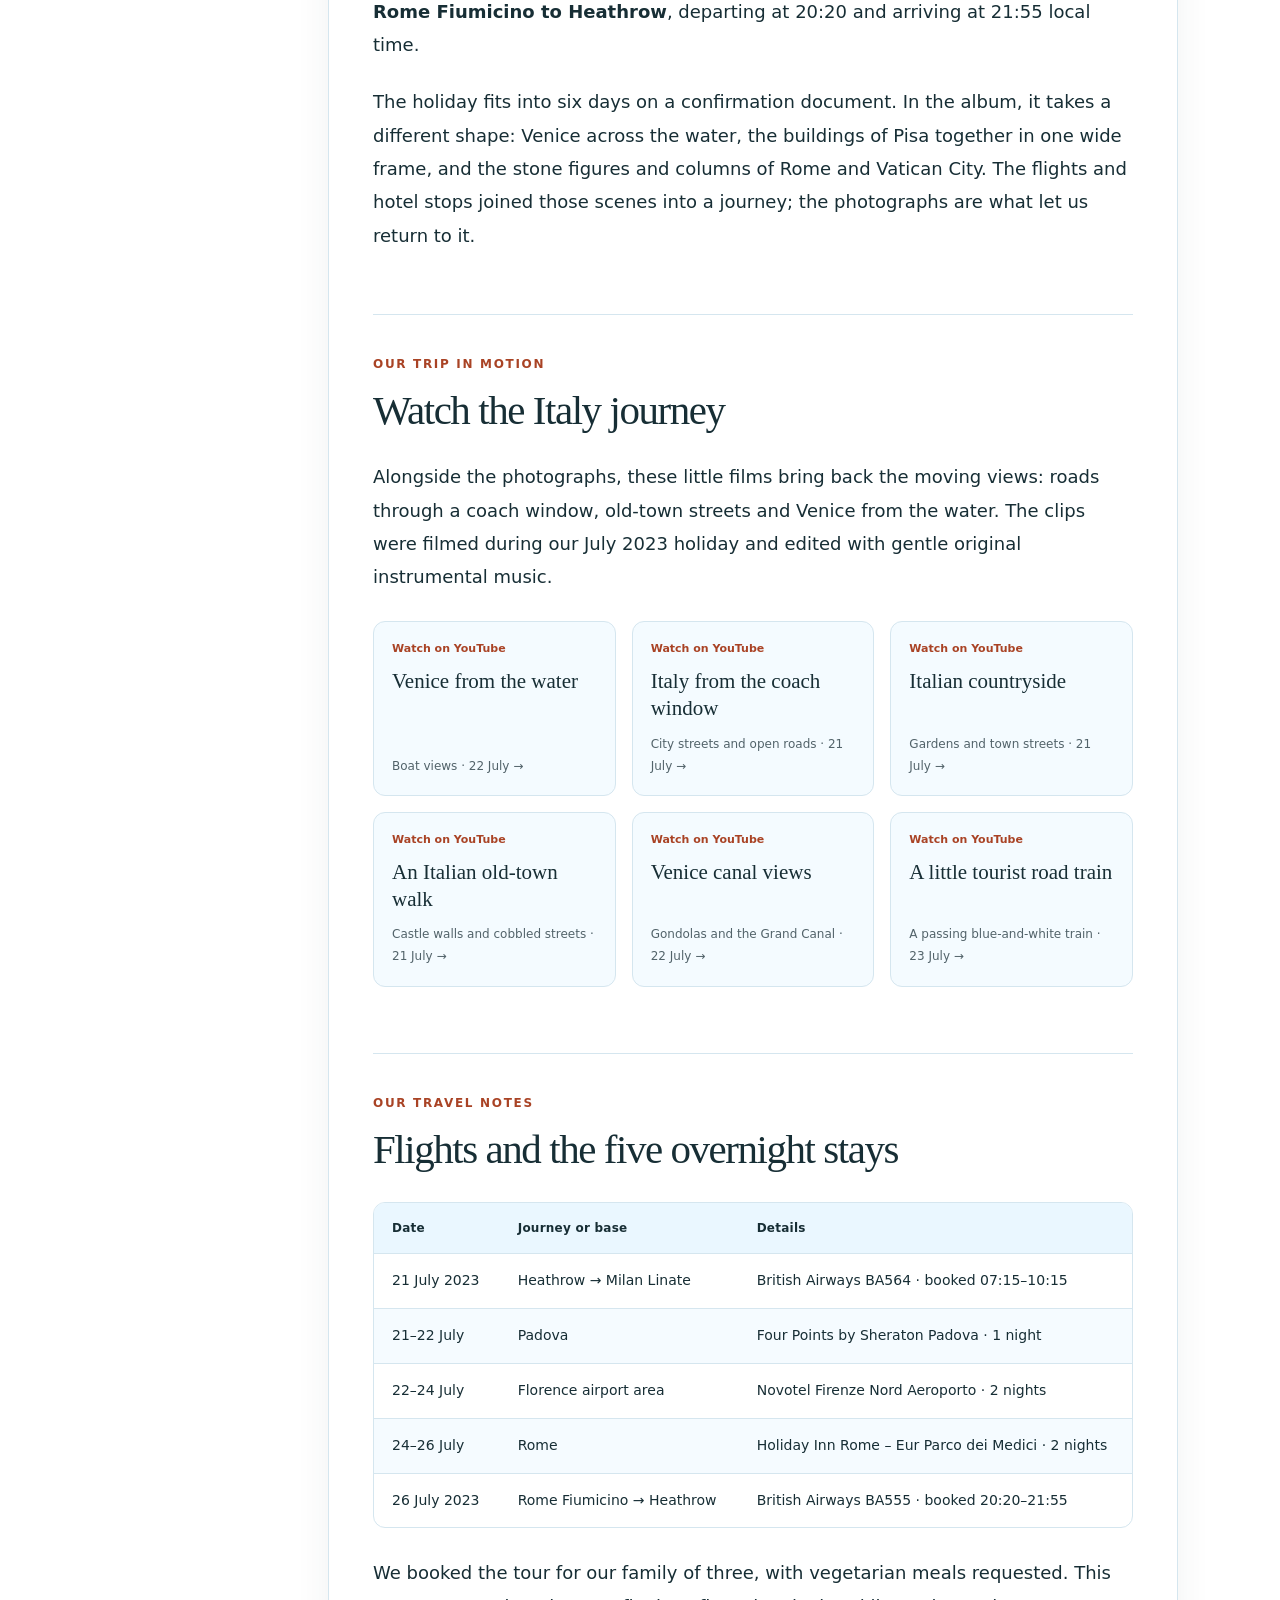
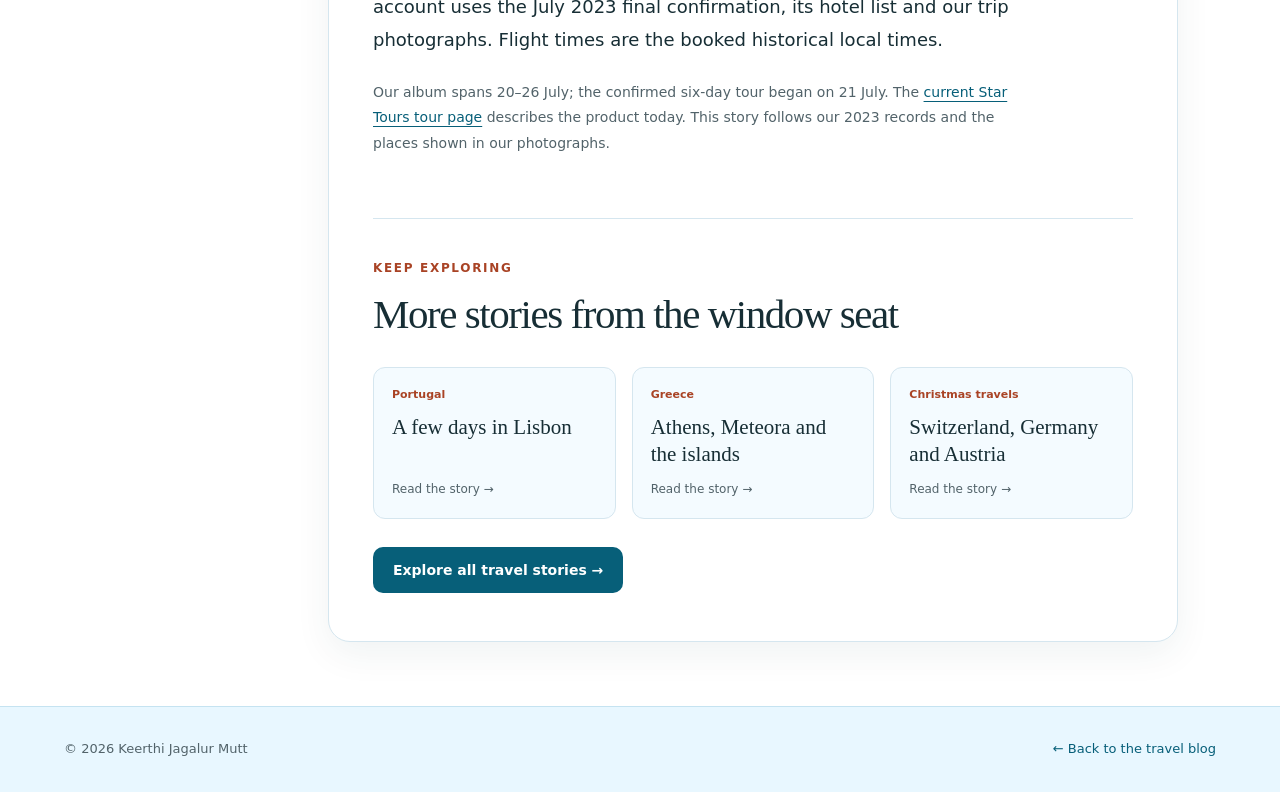
<file: travel/italy-by-flight-july-2023.html>
<!doctype html>
<html lang="en"><head><meta charset="utf-8"><meta name="viewport" content="width=device-width,initial-scale=1"><title>Six Days in Italy: Venice, Pisa and Rome | Window Seat Journeys</title><meta name="description" content="Our family’s July 2023 Italy journey with Star Tours: flying into Milan, Venice’s waterfront, Pisa, Rome and Vatican City, with photographs and our confirmed hotel and flight details."><meta property="og:type" content="article"><meta property="og:title" content="Six days in Italy, a lifetime of little scenes"><meta property="og:description" content="A family journey through Italy, 21–26 July 2023, told through our photographs and travel memories."><meta property="og:image" content="https://kjmutt.github.io/travel/italy-pisa-2023.jpg"><link rel="canonical" href="https://kjmutt.github.io/travel/italy-by-flight-july-2023.html"><link rel="stylesheet" href="travel.css?v=20261103-bright"><style>.italy-cover{margin:0 0 40px}.italy-cover img{display:block;width:100%;height:clamp(260px,40vw,520px);object-fit:cover;border-radius:18px}.italy-cover figcaption{font-size:13px;color:var(--muted);padding-top:10px}.trip-photo img{max-height:650px;object-fit:contain}.trip-photo figcaption{font-size:13px;color:var(--muted);line-height:1.7;padding-top:12px}</style></head><body>
<a class="skip" href="#main">Skip to content</a><header class="topbar"><a class="brand" href="../">Keerthi Jagalur Mutt</a><nav aria-label="Main"><a href="../">Portfolio</a><a href="./">Travel blog</a><a href="https://www.youtube.com/channel/UCWUjBHUkA0Wba_wI3iTuoMA">YouTube</a></nav></header>
<main id="main" class="wrap"><header class="hero"><p class="eyebrow">Window Seat Journeys · Italy · 21–26 July 2023</p><h1>Six days in Italy.<br>A story in little scenes.</h1><p class="lead">A morning flight into Milan, Venice seen from the water, the leaning skyline of Pisa and Rome’s monumental streets. Our family journey through Italy, told through the photographs we brought home.</p><p class="meta">By Keerthi Jagalur Mutt · Published 3 November 2026</p><div class="stats"><div><strong>6 days</strong><span>21–26 July 2023</span></div><div><strong>5 nights</strong><span>Padova · Florence area · Rome</span></div><div><strong>Family of 3</strong><span>Our summer holiday</span></div><div><strong>Star Tours</strong><span>Italy By Flight · ITF</span></div></div></header>
<nav class="story-actions" aria-label="Explore this story"><a class="button" href="#venice">Begin the journey →</a><a href="#travel">Flights and hotel notes</a><a href="./">All travel stories</a></nav>
<figure class="italy-cover"><img src="italy-pisa-2023.jpg" width="1800" height="1350" alt="Pisa’s Baptistery, cathedral and Leaning Tower beneath a bright summer sky" fetchpriority="high"><figcaption>Pisa, 23 July 2023 · One of the wide views from our Italy album.</figcaption></figure>
<section class="route" aria-label="Journey highlights"><span class="eyebrow">The story at a glance</span><ol><li>Heathrow to Milan</li><li>Padova base</li><li>Venice</li><li>Florence-area stay</li><li>Pisa</li><li>Rome &amp; Vatican City</li><li>Home to London</li></ol><p>The broad journey sequence, with overnight bases distinguished from sightseeing stops.</p></section>
<div class="article-grid"><aside class="toc"><span class="eyebrow">In this story</span><ol><li><a href="#beginning">An early start</a></li><li><a href="#venice">Venice from the water</a></li><li><a href="#tuscany">A base in Tuscany</a></li><li><a href="#pisa">A postcard in Pisa</a></li><li><a href="#rome">Rome and Vatican City</a></li><li><a href="#home">The journey home</a></li><li><a href="#videos">Watch our Italy videos</a></li><li><a href="#travel">Flights and hotels</a></li><li><a href="#more">More travel stories</a></li></ol></aside><article class="prose">
<section class="chapter" id="beginning"><p class="number">01 / 21 July · The beginning</p><h2>Before Italy, an early morning at Heathrow</h2><p>Our Italian holiday began well before the first landmark came into view. We were booked onto a morning British Airways flight from Heathrow to Milan Linate, with a 04:00 meeting time at Terminal 5. The photographs at the beginning of our album belong to that airport part of the journey: family pictures, a view across the airfield and the pause before flying.</p><p>We travelled as two adults and one child on Star Tours’ <strong>six-day Italy By Flight tour</strong>. A group tour gave the holiday its framework: the flights at either end, a succession of hotel bases and the journeys between them. Within that structure, the photographs tell a more personal story—where we stood, what came into view and the scenes that caught our attention.</p><p>On <strong>21 July</strong>, BA564 was booked to leave Heathrow at 07:15 and arrive at <strong>Milan Linate at 10:15</strong>, local time. Our first night’s base was <strong>Four Points by Sheraton Padova</strong>. The journey had moved from the airport to northern Italy, and the next chapter would bring water into almost every frame.</p></section>
<section class="chapter" id="venice"><p class="number">02 / 22 July · Venice</p><h2>A city coming into view across the water</h2><p>Some places announce themselves through a skyline. In Venice, ours arrived across rippling green-blue water: domes, pale façades, terracotta roofs and towers rising beyond the boats.</p><p>Our album from <strong>22 July</strong> includes waterfront views and family photographs on board a boat. The water is never just a background in these pictures. It fills the foreground, changes the reflections and places a little distance between the camera and the buildings. Venice became a city seen in layers: water first, then the waterfront, then the skyline beyond.</p><figure class="trip-photo"><img src="italy-venice-2023.jpg" width="1350" height="1800" alt="The domes of Santa Maria della Salute and Venice’s waterfront seen across green-blue water" loading="lazy" decoding="async"><figcaption>Venice’s waterfront and the domes of Santa Maria della Salute · 22 July 2023. Photograph from our trip.</figcaption></figure><p>This is the kind of scene that gives Window Seat Journeys its name. The view is moving, the camera catches only a small part of it, and afterwards a single photograph brings the journey back.</p></section>
<section class="chapter" id="tuscany"><p class="number">03 / 22–24 July · Our Tuscan base</p><h2>Two nights, and another change of scenery</h2><p>From the night of <strong>22 July</strong>, our base changed to <strong>Novotel Firenze Nord Aeroporto</strong>, in the Florence airport area. We stayed for two nights before continuing to Rome on 24 July.</p><p>These overnight stops gave the six days their rhythm: one night near Padova, two in the Florence area and two in Rome. The hotels were the connecting points between the more recognisable views in our album. They also remind me how much of a short touring holiday happens between its headline sights—arriving, unpacking just enough, then setting off again.</p><div class="stay"><strong>Our Florence-area stay · 22–24 July</strong>Novotel Firenze Nord Aeroporto, Osmannoro, Sesto Fiorentino. Two nights during the middle of our tour.</div></section>
<section class="chapter" id="pisa"><p class="number">04 / 23 July · Pisa</p><h2>When the postcard becomes a place</h2><p>On <strong>23 July</strong>, our photographs place us in Pisa. The familiar Leaning Tower appears beside the cathedral, while the rounded Baptistery fills another part of the view. Together, the buildings give the photograph much more to explore than the tower alone.</p><p>In our wide view, a dark streetlamp divides the bright sky, people cross the square and the pale stone stands against the green lawn. The tower’s tilt is there, unmistakable, but so is the ordinary movement of a busy summer visit.</p><p>That is what I like about keeping our own photographs alongside the famous names. A landmark might be recognisable before we arrive; the particular angle, light and people passing through the frame belong to the day we were there.</p></section>
<section class="chapter" id="rome"><p class="number">05 / 24 July onward · Rome</p><h2>Stone, statues and the scale of Rome</h2><p>By <strong>24 July</strong>, our album had reached Rome. One photograph looks towards <strong>Castel Sant’Angelo</strong>, with sculpted figures in the foreground and the great round building beyond. After Venice’s open water and Pisa’s bright square, this part of the journey is full of stone, sculptural detail and monumental shapes.</p><figure class="trip-photo"><img src="italy-rome-castel-2023.jpg" width="1800" height="1350" alt="Castel Sant’Angelo in Rome beyond large stone sculptures and a riverside balustrade" loading="lazy" decoding="async"><figcaption>Castel Sant’Angelo and sculptural details in Rome · 24 July 2023. Photograph from our trip.</figcaption></figure><p>The same day’s photographs also take us to <strong>St Peter’s Square in Vatican City</strong>. Curving rows of columns, the open square and the obelisk create a different sense of scale. Looking back through the album, those views sit naturally beside the Rome photographs while keeping Vatican City’s own identity.</p><p>For the final two nights, we stayed at <strong>Holiday Inn Rome – Eur Parco dei Medici</strong>. Rome was our last overnight base, closing a route that had begun with a flight into Milan six days earlier.</p></section>
<section class="chapter" id="home"><p class="number">06 / 26 July · Homeward</p><h2>Taking the small scenes home</h2><p>Our return was booked for the evening of <strong>26 July</strong>: British Airways BA555 from <strong>Rome Fiumicino to Heathrow</strong>, departing at 20:20 and arriving at 21:55 local time.</p><p>The holiday fits into six days on a confirmation document. In the album, it takes a different shape: Venice across the water, the buildings of Pisa together in one wide frame, and the stone figures and columns of Rome and Vatican City. The flights and hotel stops joined those scenes into a journey; the photographs are what let us return to it.</p></section>
<section class="chapter" id="videos"><p class="number">Our trip in motion</p><h2>Watch the Italy journey</h2><p>Alongside the photographs, these little films bring back the moving views: roads through a coach window, old-town streets and Venice from the water. The clips were filmed during our July 2023 holiday and edited with gentle original instrumental music.</p><div class="related-grid"><a class="video-card" href="https://youtube.com/shorts/wU4s4--9qNg"><span>Watch on YouTube</span><strong>Venice from the water</strong><small>Boat views · 22 July →</small></a><a class="video-card" href="https://youtube.com/shorts/OAbbeinr8KY"><span>Watch on YouTube</span><strong>Italy from the coach window</strong><small>City streets and open roads · 21 July →</small></a><a class="video-card" href="https://youtube.com/shorts/wU_1ArAR1Rg"><span>Watch on YouTube</span><strong>Italian countryside</strong><small>Gardens and town streets · 21 July →</small></a><a class="video-card" href="https://youtube.com/shorts/MALr5W4A_Y4"><span>Watch on YouTube</span><strong>An Italian old-town walk</strong><small>Castle walls and cobbled streets · 21 July →</small></a><a class="video-card" href="https://youtu.be/60mfVX07VhE"><span>Watch on YouTube</span><strong>Venice canal views</strong><small>Gondolas and the Grand Canal · 22 July →</small></a><a class="video-card" href="https://youtube.com/shorts/stJG9WRjOrg"><span>Watch on YouTube</span><strong>A little tourist road train</strong><small>A passing blue-and-white train · 23 July →</small></a></div></section>
<section class="chapter" id="travel"><p class="number">Our travel notes</p><h2>Flights and the five overnight stays</h2><div class="table-scroll" role="region" aria-label="Italy flights and hotels" tabindex="0"><table><thead><tr><th>Date</th><th>Journey or base</th><th>Details</th></tr></thead><tbody><tr><td>21 July 2023</td><td>Heathrow → Milan Linate</td><td>British Airways BA564 · booked 07:15–10:15</td></tr><tr><td>21–22 July</td><td>Padova</td><td>Four Points by Sheraton Padova · 1 night</td></tr><tr><td>22–24 July</td><td>Florence airport area</td><td>Novotel Firenze Nord Aeroporto · 2 nights</td></tr><tr><td>24–26 July</td><td>Rome</td><td>Holiday Inn Rome – Eur Parco dei Medici · 2 nights</td></tr><tr><td>26 July 2023</td><td>Rome Fiumicino → Heathrow</td><td>British Airways BA555 · booked 20:20–21:55</td></tr></tbody></table></div><p>We booked the tour for our family of three, with vegetarian meals requested. This account uses the July 2023 final confirmation, its hotel list and our trip photographs. Flight times are the booked historical local times.</p><p class="note">Our album spans 20–26 July; the confirmed six-day tour began on 21 July. The <a href="https://www.startours.co.uk/tours/06-days-italy-by-flight">current Star Tours tour page</a> describes the product today. This story follows our 2023 records and the places shown in our photographs.</p></section>
<section class="chapter" id="more"><p class="number">Keep exploring</p><h2>More stories from the window seat</h2><div class="related-grid"><a class="video-card" href="lisbon-february-2024.html"><span>Portugal</span><strong>A few days in Lisbon</strong><small>Read the story →</small></a><a class="video-card" href="greece-athens-meteora-islands-2025.html"><span>Greece</span><strong>Athens, Meteora and the islands</strong><small>Read the story →</small></a><a class="video-card" href="christmas-switzerland-germany-austria-2025.html"><span>Christmas travels</span><strong>Switzerland, Germany and Austria</strong><small>Read the story →</small></a></div><a class="button" href="./">Explore all travel stories →</a></section>
</article></div></main><footer class="footer"><div class="wrap"><span>© 2026 Keerthi Jagalur Mutt</span><a href="./">← Back to the travel blog</a></div></footer></body></html>
</file>
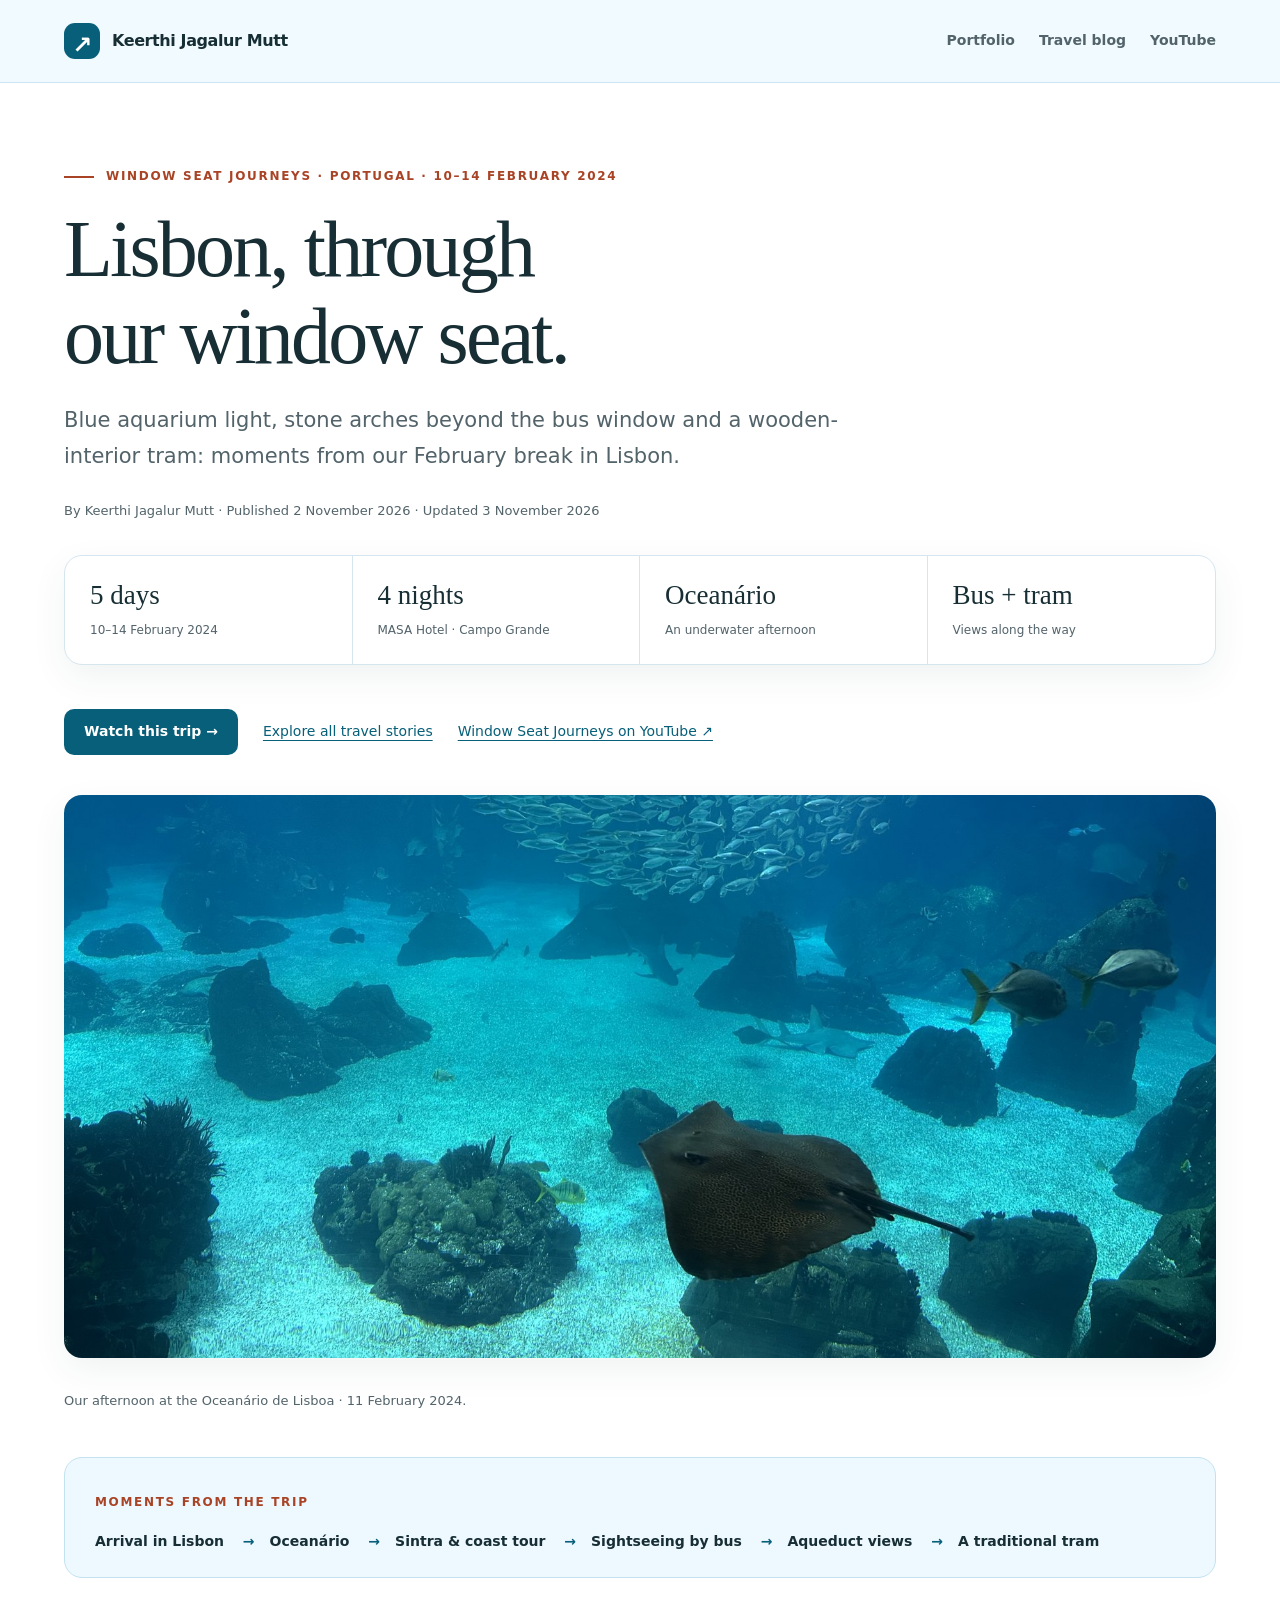
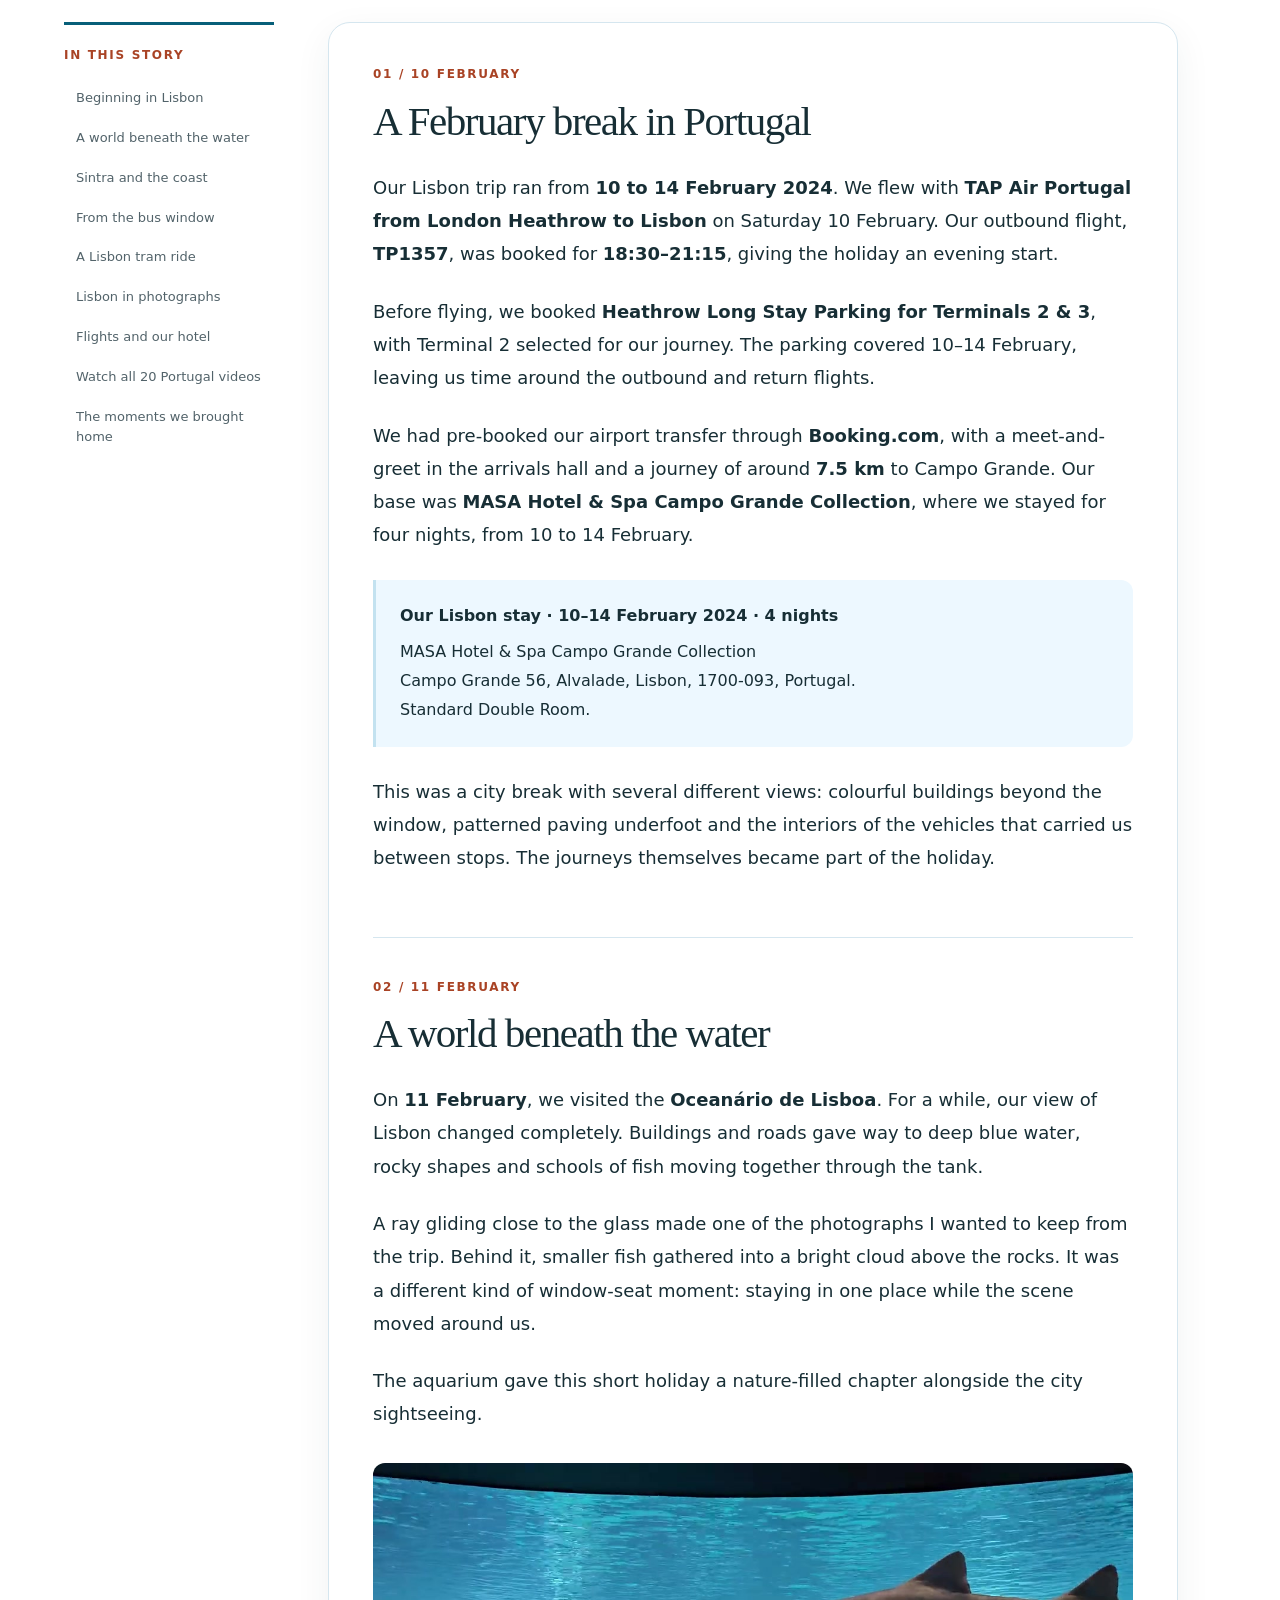
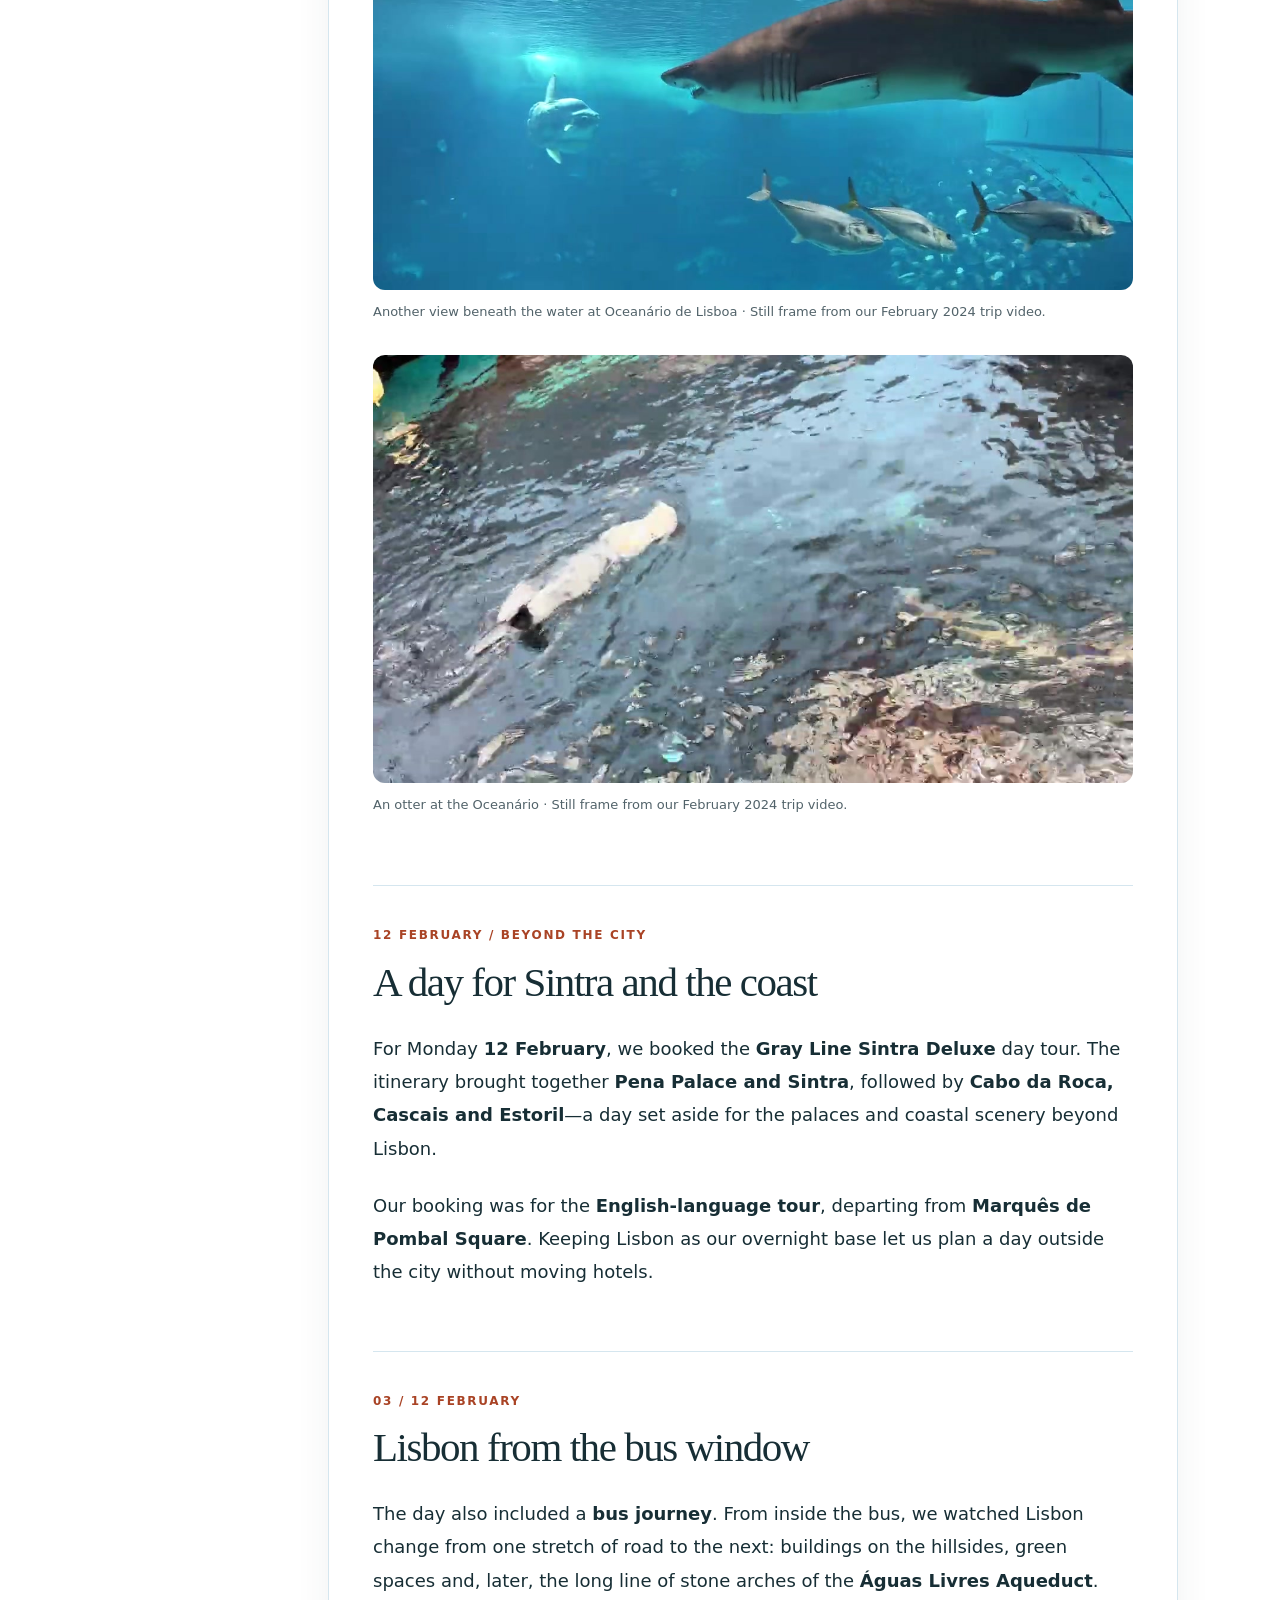
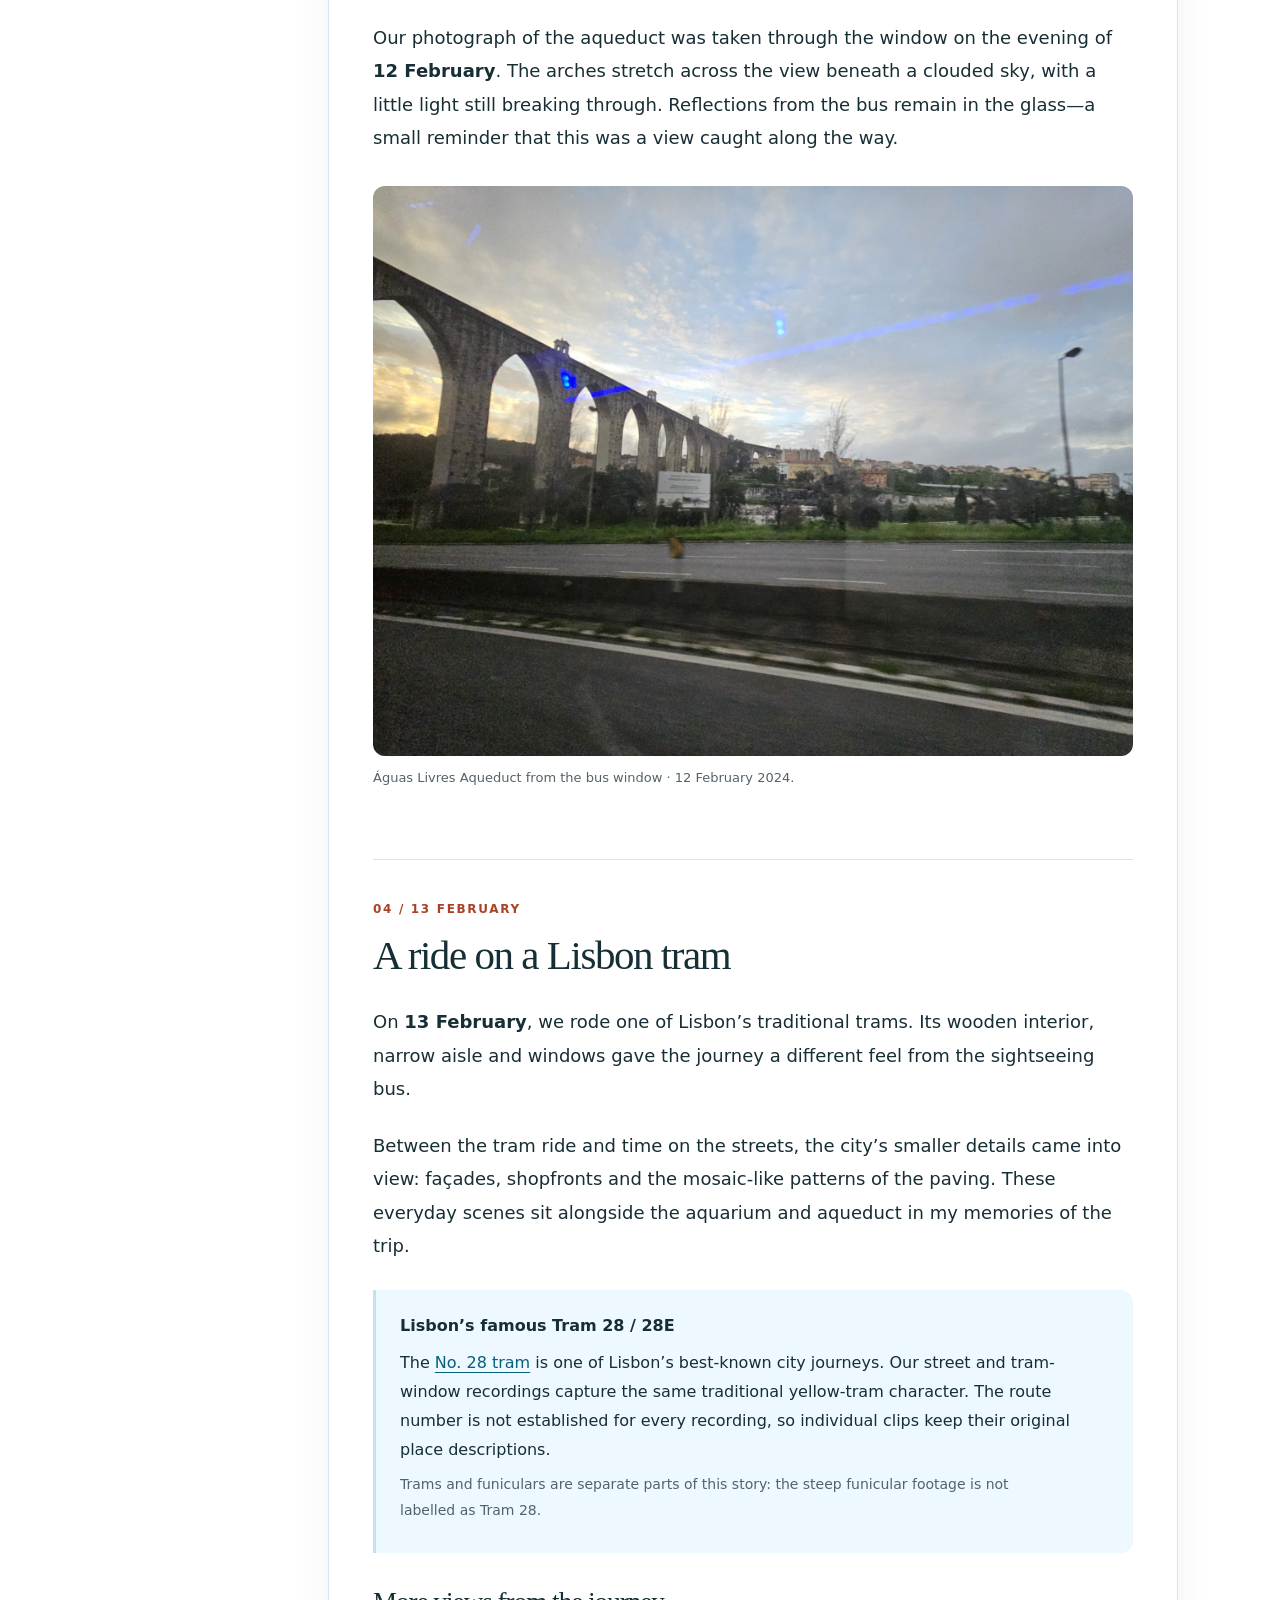
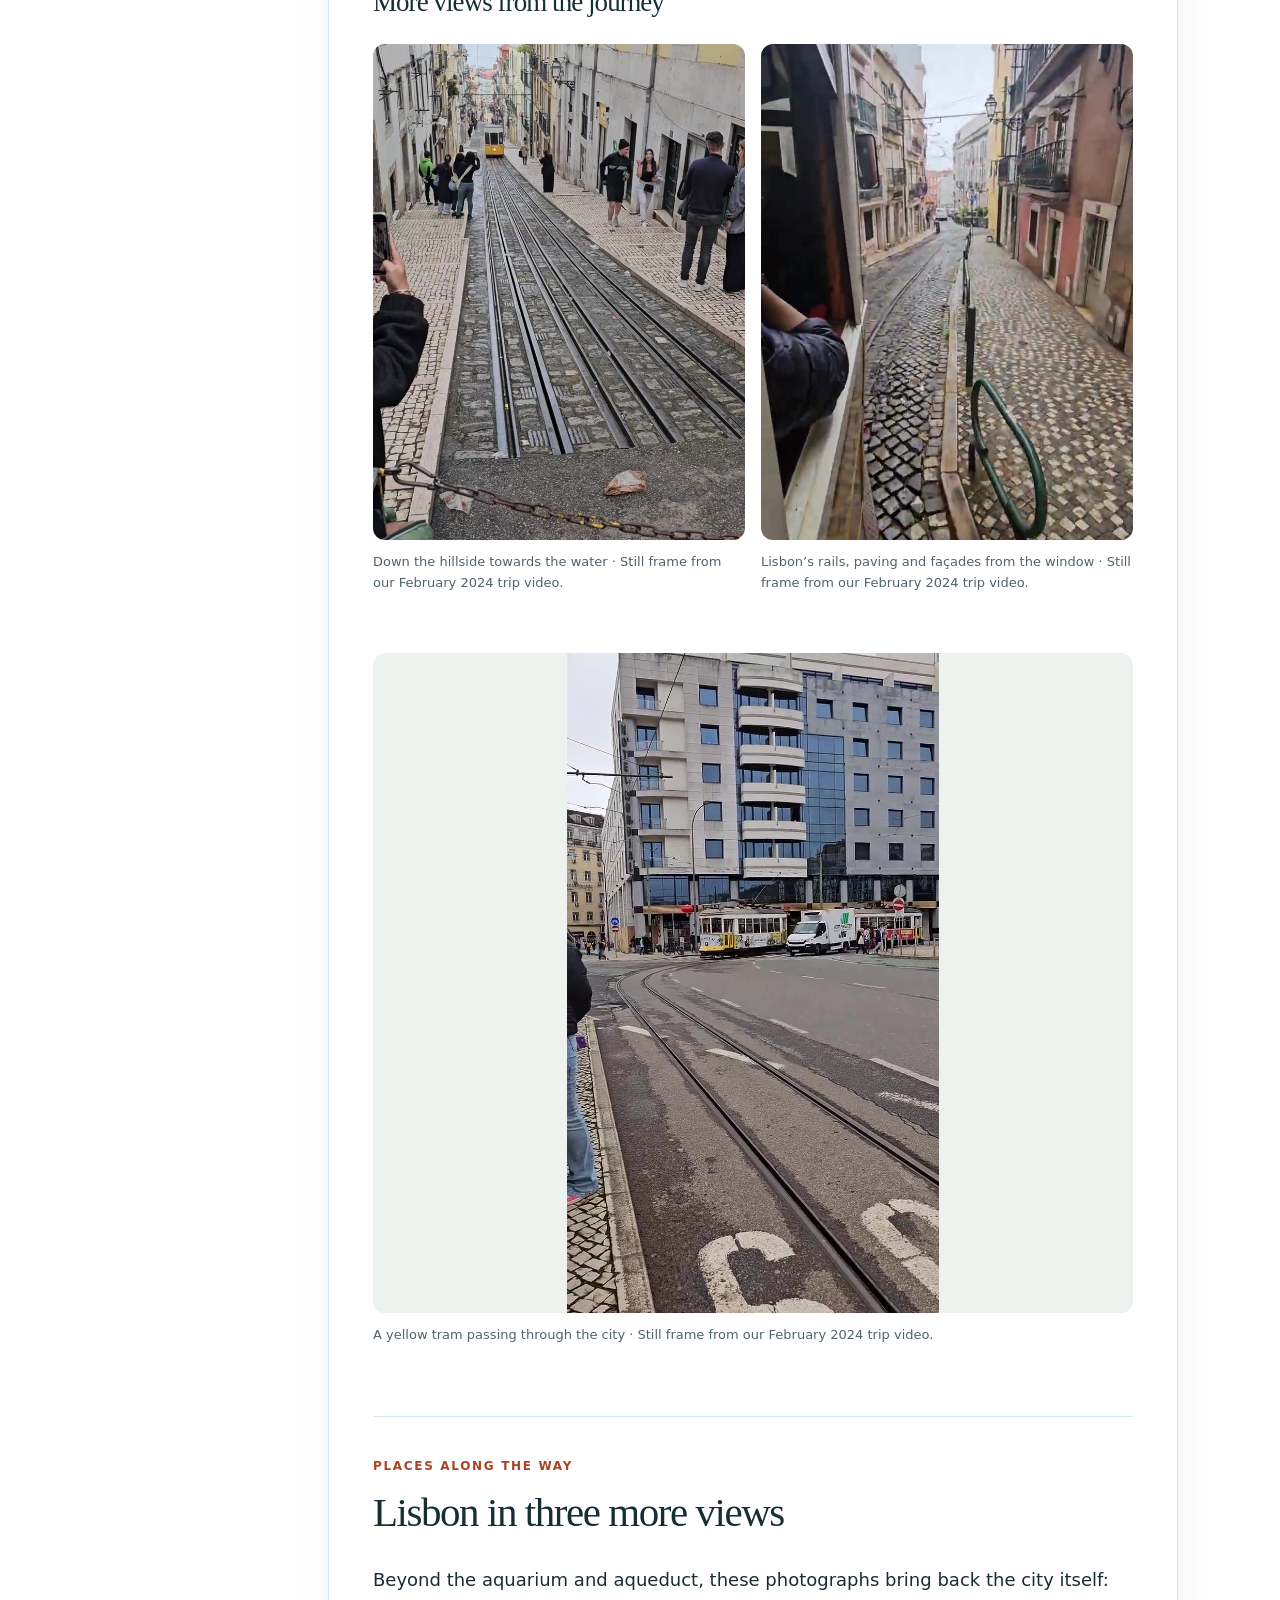
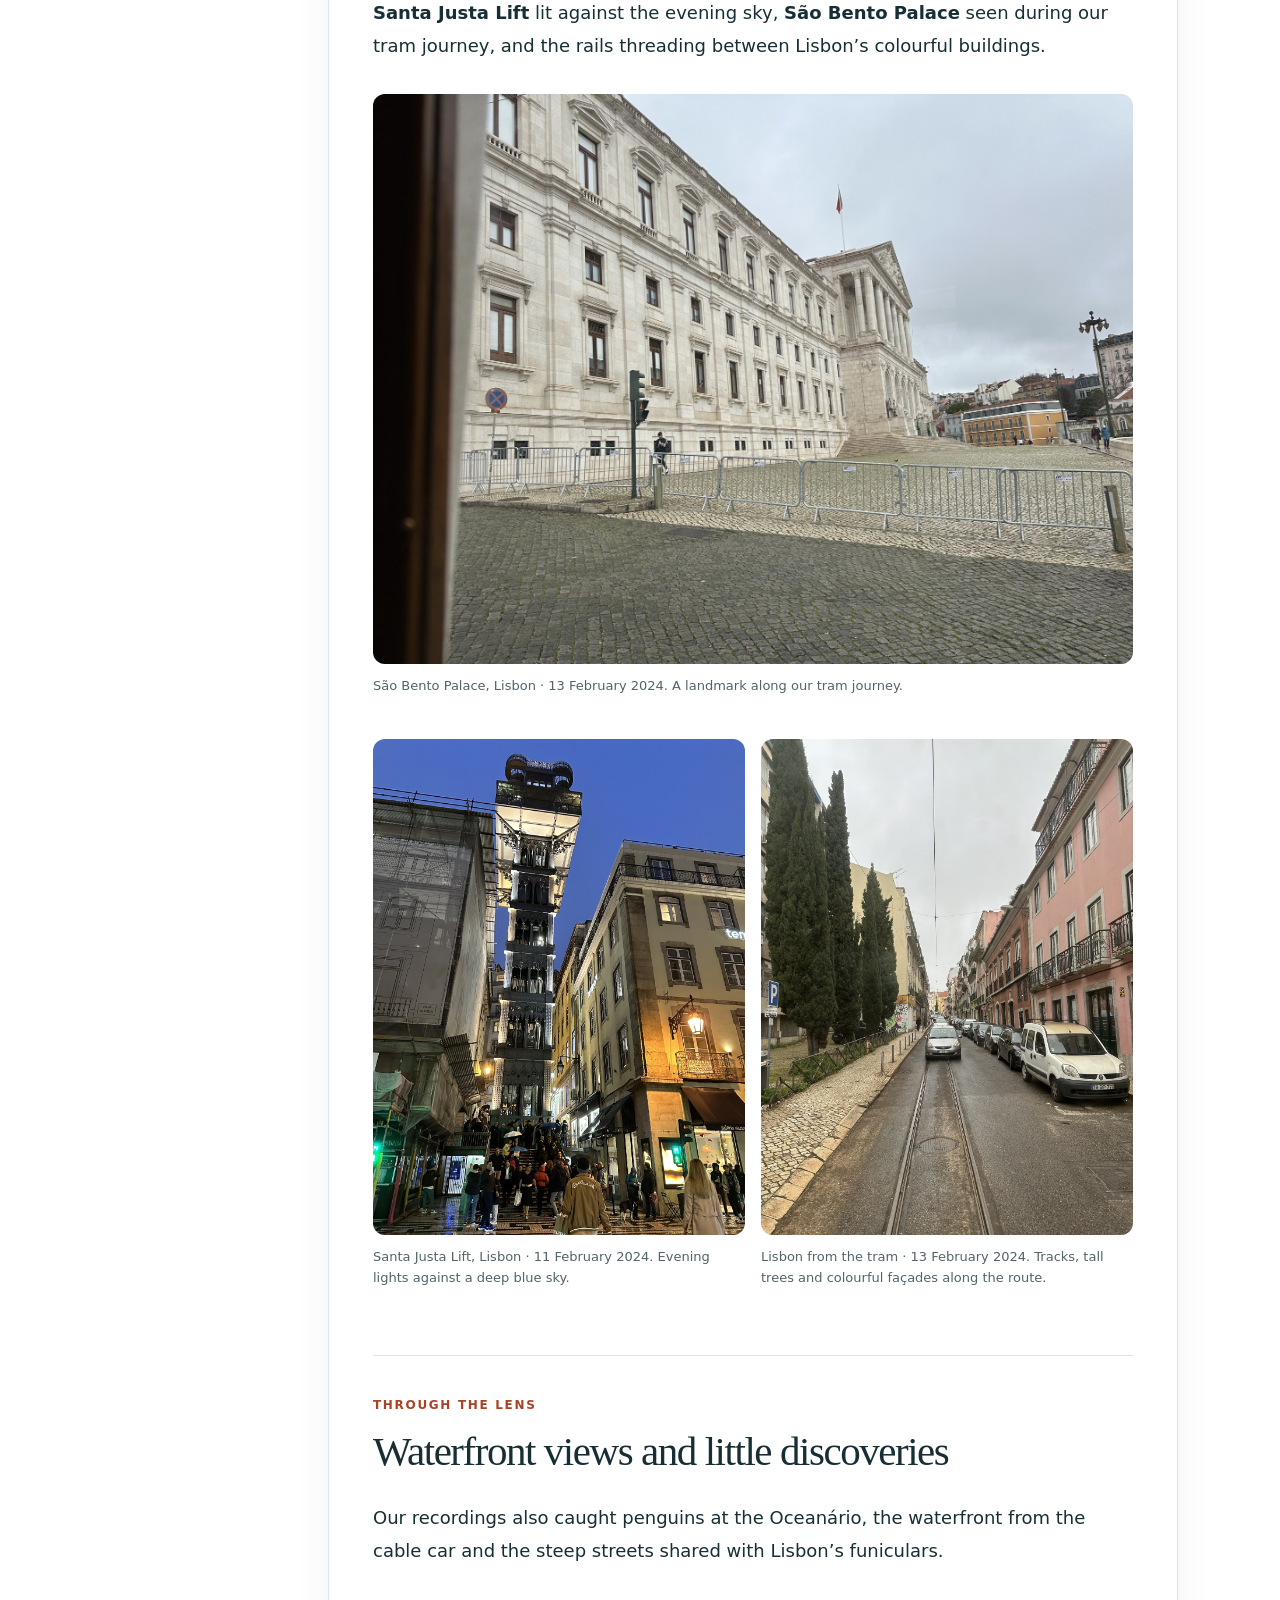
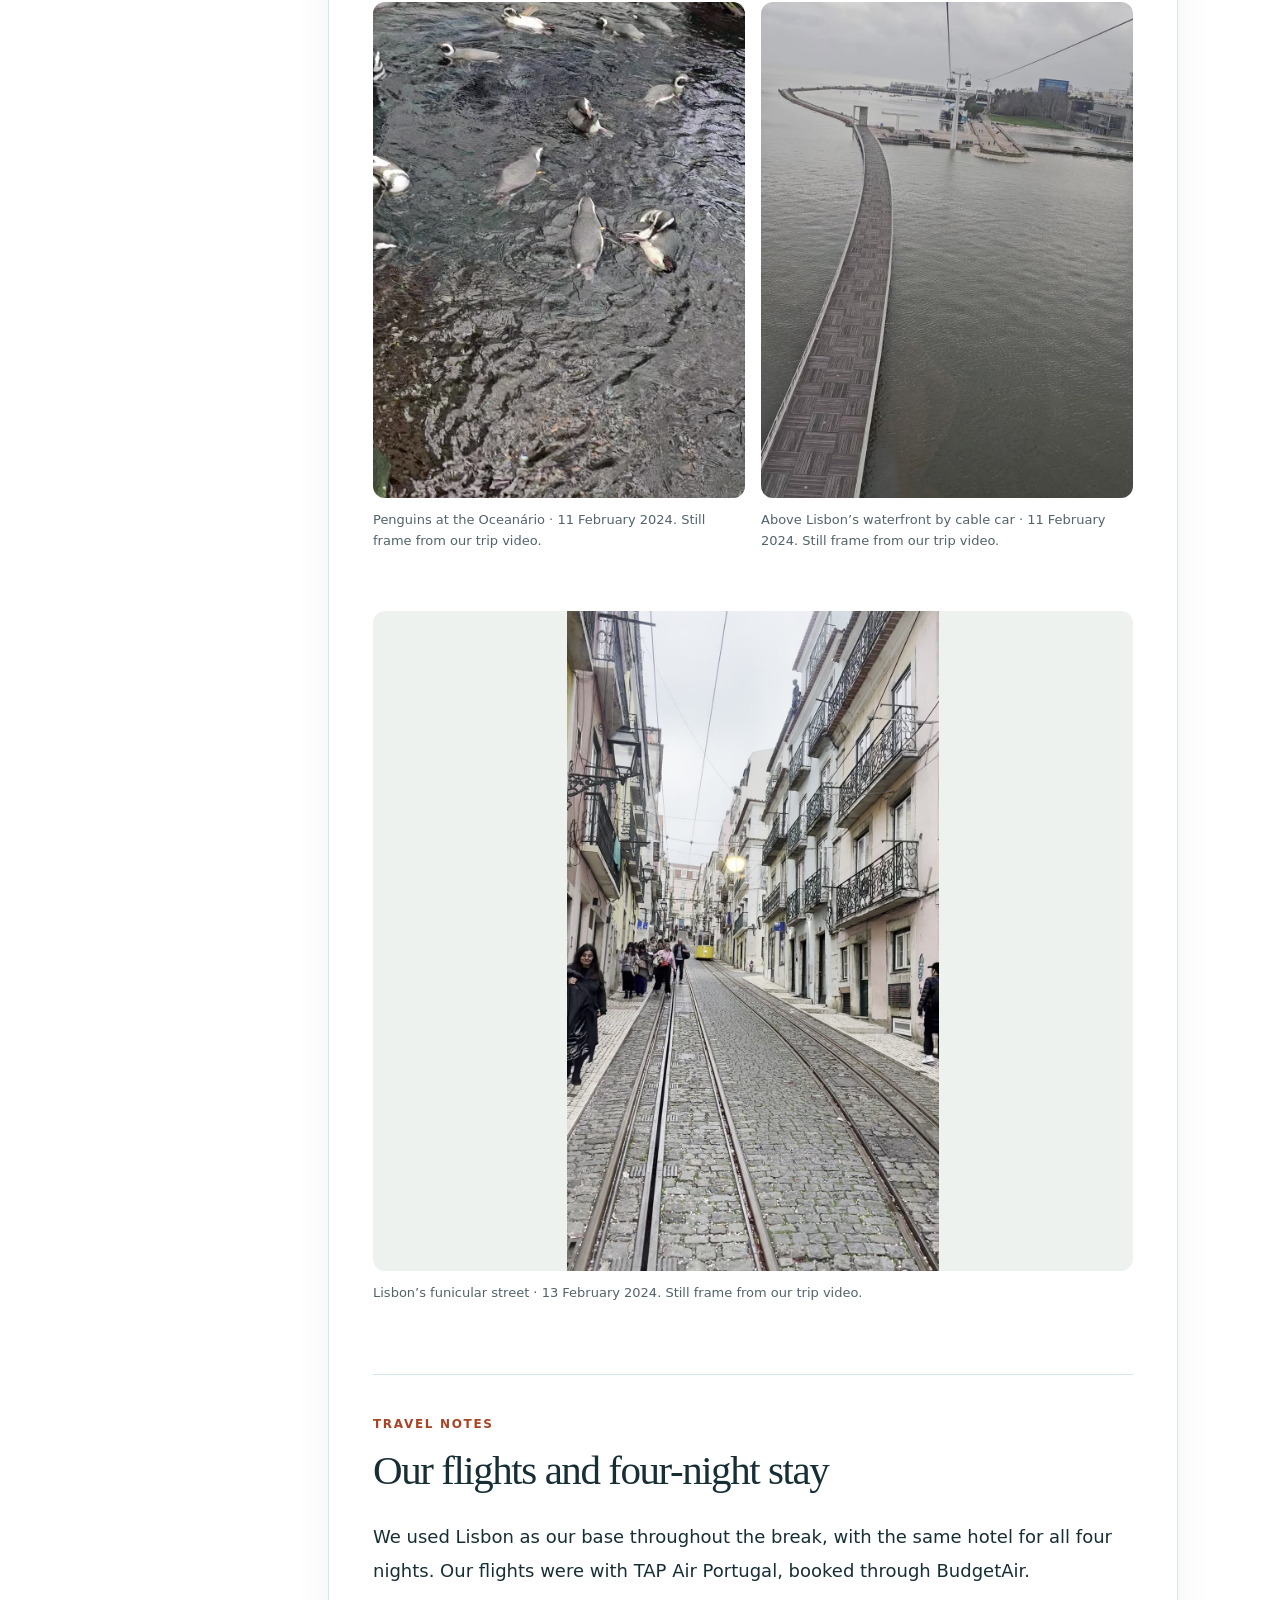
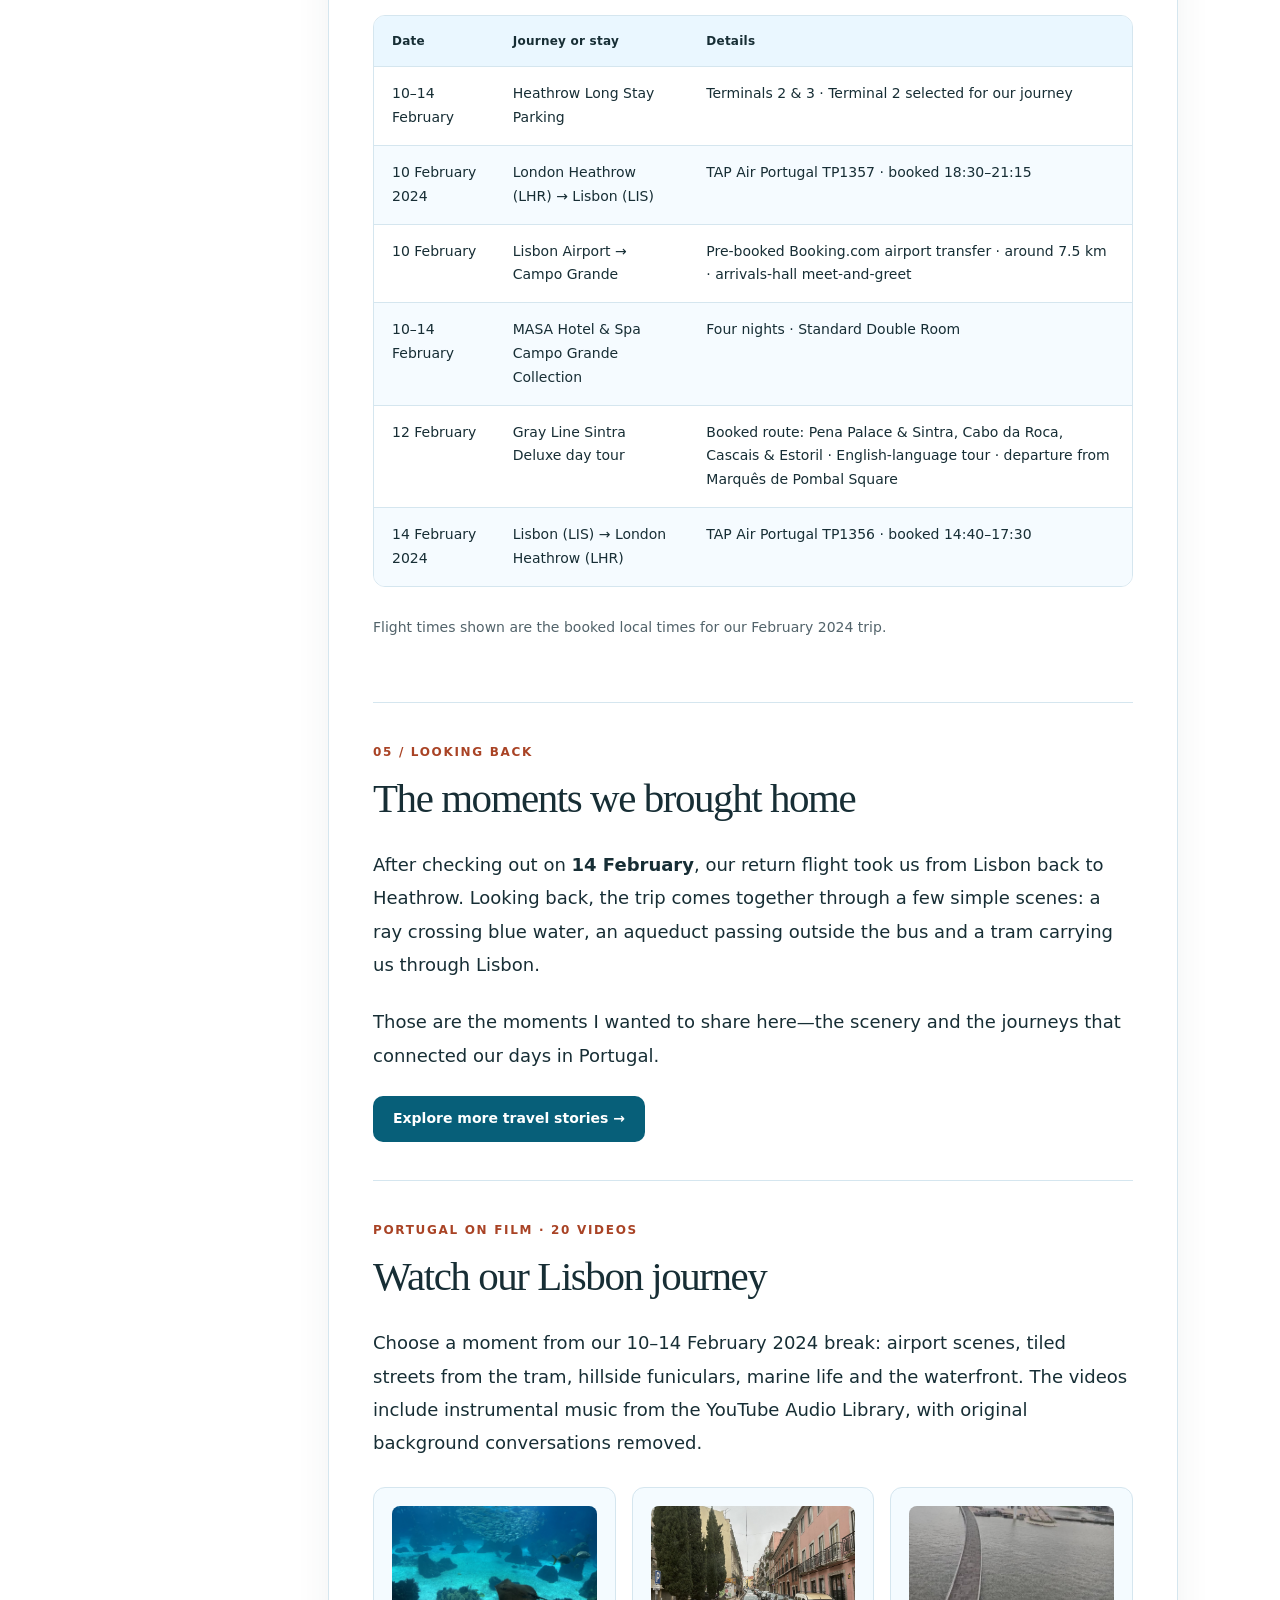
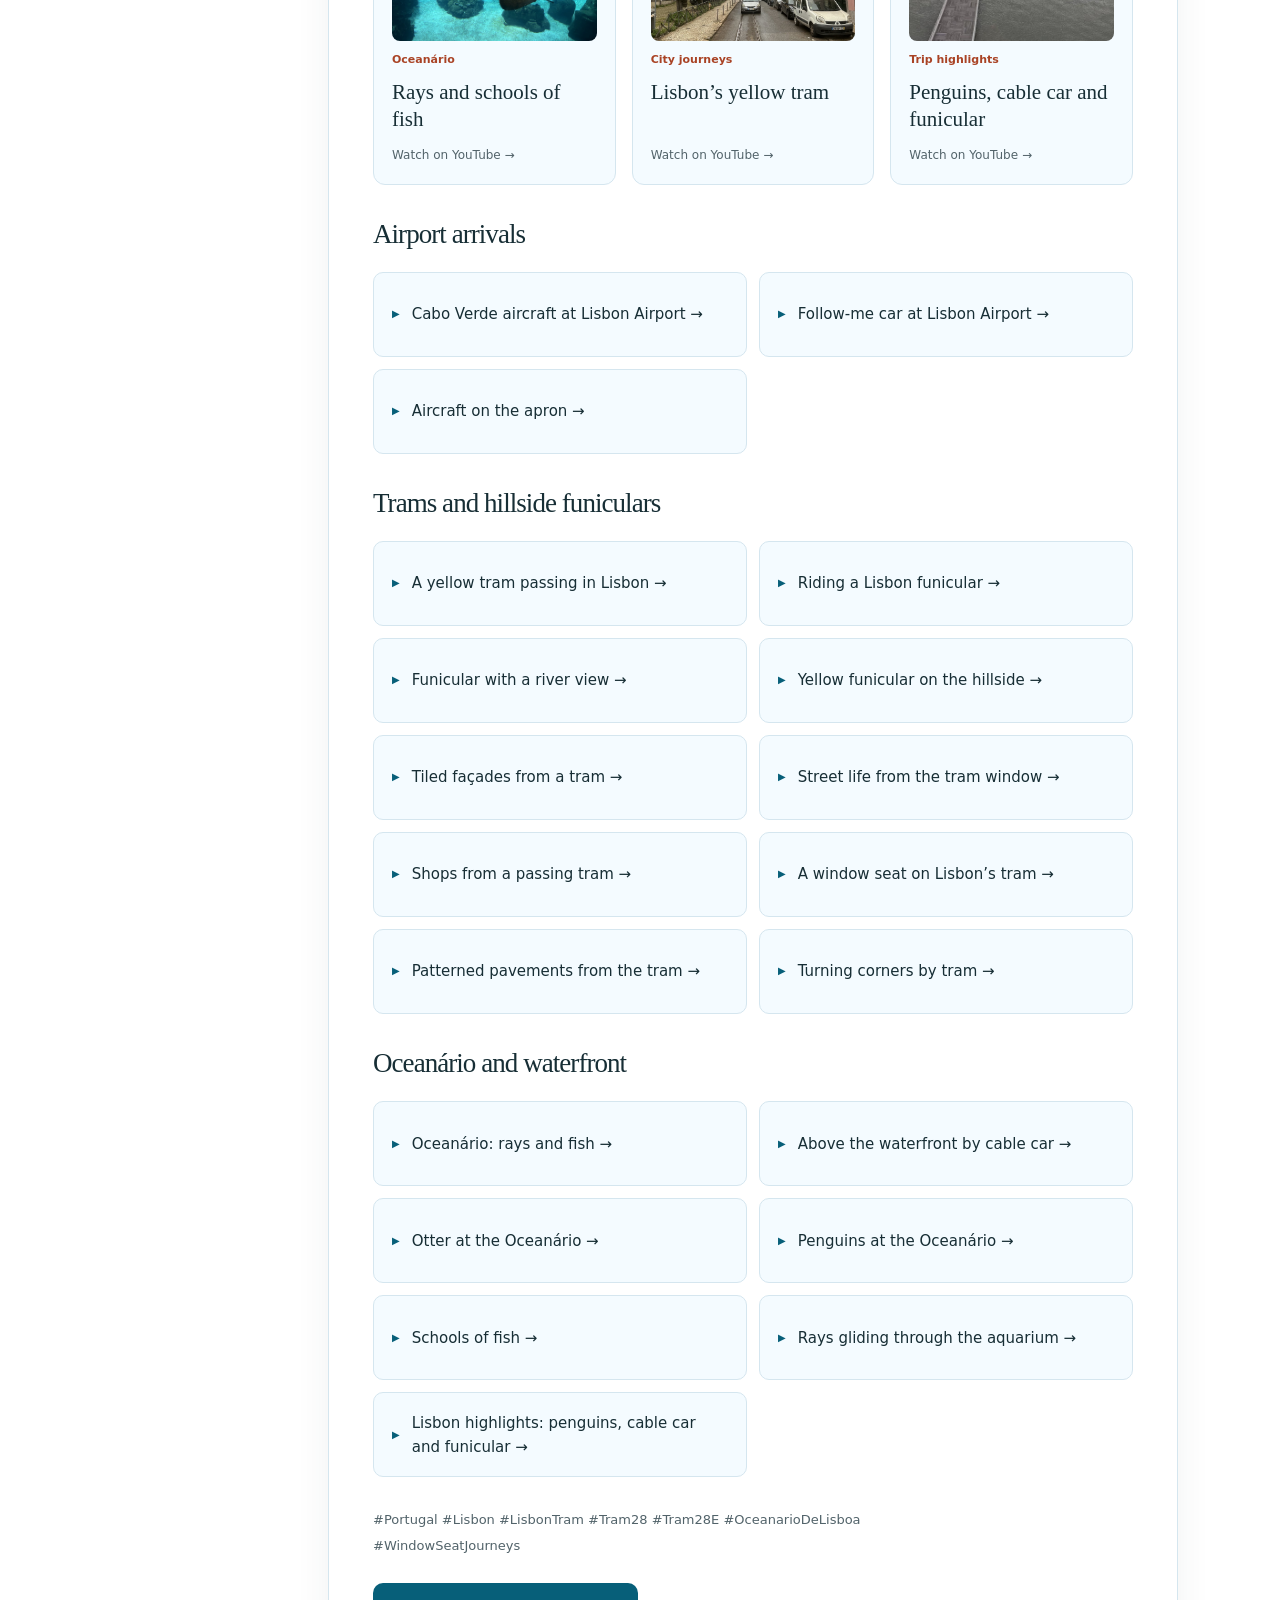
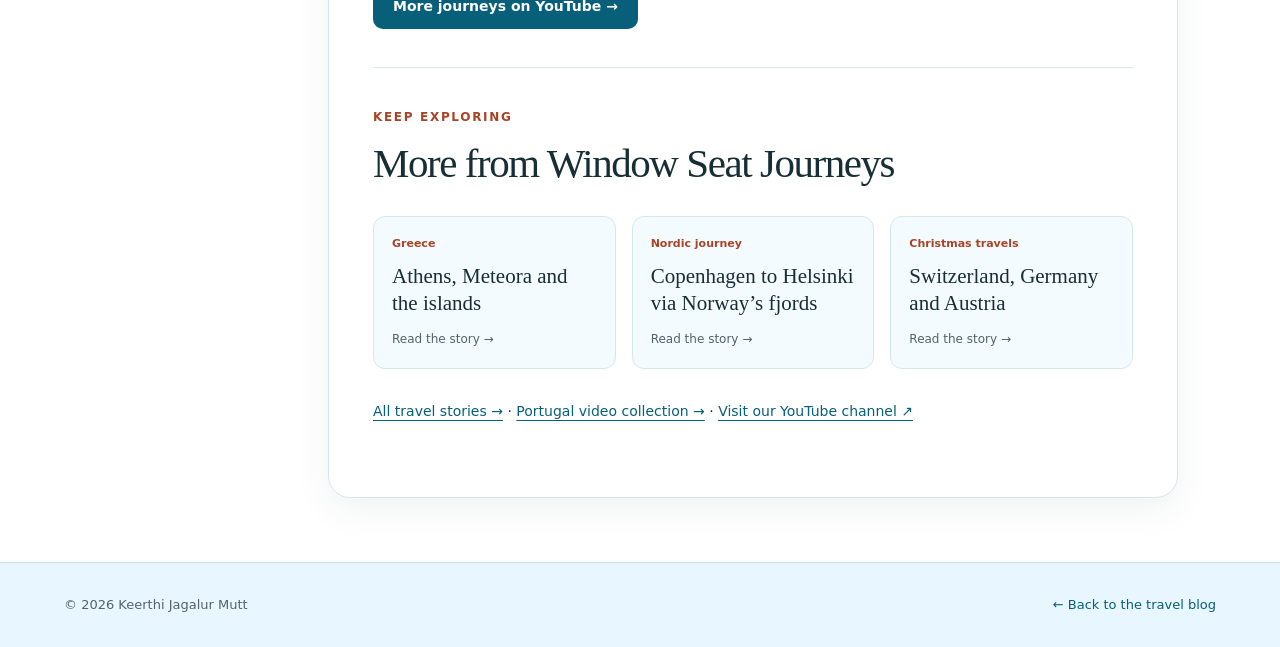
<file: travel/lisbon-february-2024.html>
<!doctype html>
<html lang="en"><head><meta charset="utf-8"><meta name="viewport" content="width=device-width,initial-scale=1"><title>Lisbon, Portugal: Oceanário, Tram 28 and Waterfront Videos | Keerthi Jagalur Mutt</title><meta name="description" content="Our Lisbon trip, 10–14 February 2024: TAP flights from Heathrow, four nights at MASA Hotel & Spa Campo Grande Collection, an airport transfer, the Oceanário, bus sightseeing and a tram ride."><link rel="canonical" href="https://kjmutt.github.io/travel/lisbon-february-2024.html"><link rel="stylesheet" href="travel.css?v=20261103-bright"><style>.trip-photo{margin:2rem 0}.trip-photo img{display:block;width:100%;height:auto}.scenic-pair{display:grid;grid-template-columns:1fr 1fr;gap:1rem}.scenic-pair .trip-photo{margin:.5rem 0}.scenic-pair img{aspect-ratio:3/4;object-fit:cover}@media(max-width:600px){.scenic-pair{grid-template-columns:1fr}}.trip-photo figcaption{font-size:.8rem;color:var(--muted);padding:.7rem 0;line-height:1.6}.lisbon-cover{margin:0 0 3rem}.lisbon-cover img{width:100%;height:clamp(260px,44vw,580px);object-fit:cover;border-radius:18px}.lisbon-cover figcaption{font-size:.78rem;color:var(--muted);margin-top:.6rem}</style><meta name="keywords" content="Lisbon, Portugal, Tram 28, Tram 28E, Lisbon tram, Oceanário de Lisboa, Lisbon travel blog, Portugal travel videos"><meta property="og:type" content="article"><meta property="og:title" content="Lisbon through our window seat"><meta property="og:description" content="Our February 2024 Lisbon story, with 20 Portugal videos, hotel and flight notes, Oceanário, trams and waterfront views."><meta property="og:image" content="https://kjmutt.github.io/travel/lisbon-oceanario-2024.jpg"></head><body>
<a class="skip" href="#main">Skip to content</a><header class="topbar"><a class="brand" href="../">Keerthi Jagalur Mutt</a><nav aria-label="Main"><a href="../">Portfolio</a><a href="./">Travel blog</a><a href="https://www.youtube.com/channel/UCWUjBHUkA0Wba_wI3iTuoMA">YouTube</a></nav></header>
<main id="main" class="wrap"><header class="hero"><p class="eyebrow">Window Seat Journeys · Portugal · 10–14 February 2024</p><h1>Lisbon, through<br>our window seat.</h1><p class="lead">Blue aquarium light, stone arches beyond the bus window and a wooden-interior tram: moments from our February break in Lisbon.</p><p class="meta">By Keerthi Jagalur Mutt · Published 2 November 2026 · Updated 3 November 2026</p><div class="stats"><div><strong>5 days</strong><span>10–14 February 2024</span></div><div><strong>4 nights</strong><span>MASA Hotel · Campo Grande</span></div><div><strong>Oceanário</strong><span>An underwater afternoon</span></div><div><strong>Bus + tram</strong><span>Views along the way</span></div></div></header><nav class="story-actions" aria-label="Read or watch this journey"><a class="button" href="#videos">Watch this trip →</a><a href="#related-stories">Explore all travel stories</a><a href="https://www.youtube.com/channel/UCWUjBHUkA0Wba_wI3iTuoMA">Window Seat Journeys on YouTube ↗</a></nav>
<figure class="lisbon-cover"><img src="lisbon-oceanario-2024.jpg" width="1800" height="1350" alt="A ray gliding beneath a school of fish in the blue water of Lisbon's Oceanário" fetchpriority="high"><figcaption>Our afternoon at the Oceanário de Lisboa · 11 February 2024.</figcaption></figure>
<section class="route" aria-label="Trip highlights"><span class="eyebrow">Moments from the trip</span><ol><li>Arrival in Lisbon</li><li>Oceanário</li><li>Sintra &amp; coast tour</li><li>Sightseeing by bus</li><li>Aqueduct views</li><li>A traditional tram</li></ol></section>
<div class="article-grid"><aside class="toc"><span class="eyebrow">In this story</span><ol><li><a href="#arrival">Beginning in Lisbon</a></li><li><a href="#oceanario">A world beneath the water</a></li><li><a href="#sintra">Sintra and the coast</a></li><li><a href="#window">From the bus window</a></li><li><a href="#tram">A Lisbon tram ride</a></li><li><a href="#city-views">Lisbon in photographs</a></li><li><a href="#travel">Flights and our hotel</a></li><li><a href="#videos">Watch all 20 Portugal videos</a></li><li><a href="#remember">The moments we brought home</a></li></ol></aside><article class="prose">
<section class="chapter" id="arrival"><p class="number">01 / 10 February</p><h2>A February break in Portugal</h2><p>Our Lisbon trip ran from <strong>10 to 14 February 2024</strong>. We flew with <strong>TAP Air Portugal from London Heathrow to Lisbon</strong> on Saturday 10 February. Our outbound flight, <strong>TP1357</strong>, was booked for <strong>18:30–21:15</strong>, giving the holiday an evening start.</p><p>Before flying, we booked <strong>Heathrow Long Stay Parking for Terminals 2 &amp; 3</strong>, with Terminal 2 selected for our journey. The parking covered 10–14 February, leaving us time around the outbound and return flights.</p><p>We had pre-booked our airport transfer through <strong>Booking.com</strong>, with a meet-and-greet in the arrivals hall and a journey of around <strong>7.5 km</strong> to Campo Grande. Our base was <strong>MASA Hotel &amp; Spa Campo Grande Collection</strong>, where we stayed for four nights, from 10 to 14 February.</p><div class="stay"><strong>Our Lisbon stay · 10–14 February 2024 · 4 nights</strong>MASA Hotel &amp; Spa Campo Grande Collection<br>Campo Grande 56, Alvalade, Lisbon, 1700-093, Portugal.<br>Standard Double Room.</div><p>This was a city break with several different views: colourful buildings beyond the window, patterned paving underfoot and the interiors of the vehicles that carried us between stops. The journeys themselves became part of the holiday.</p></section>
<section class="chapter" id="oceanario"><p class="number">02 / 11 February</p><h2>A world beneath the water</h2><p>On <strong>11 February</strong>, we visited the <strong>Oceanário de Lisboa</strong>. For a while, our view of Lisbon changed completely. Buildings and roads gave way to deep blue water, rocky shapes and schools of fish moving together through the tank.</p><p>A ray gliding close to the glass made one of the photographs I wanted to keep from the trip. Behind it, smaller fish gathered into a bright cloud above the rocks. It was a different kind of window-seat moment: staying in one place while the scene moved around us.</p><p>The aquarium gave this short holiday a nature-filled chapter alongside the city sightseeing.</p><figure class="trip-photo"><img src="lisbon-marine-life-still-2024.jpg" width="1280" height="720" alt="Marine life swimming above rocks in the blue water of Oceanário de Lisboa" loading="lazy" decoding="async"><figcaption>Another view beneath the water at Oceanário de Lisboa · Still frame from our February 2024 trip video.</figcaption></figure><figure class="trip-photo"><img src="lisbon-otter-still-2024.jpg" width="1280" height="720" alt="An otter floating in the water at Lisbon’s Oceanário" loading="lazy" decoding="async"><figcaption>An otter at the Oceanário · Still frame from our February 2024 trip video.</figcaption></figure></section>
<section class="chapter" id="sintra"><p class="number">12 February / Beyond the city</p><h2>A day for Sintra and the coast</h2><p>For Monday <strong>12 February</strong>, we booked the <strong>Gray Line Sintra Deluxe</strong> day tour. The itinerary brought together <strong>Pena Palace and Sintra</strong>, followed by <strong>Cabo da Roca, Cascais and Estoril</strong>—a day set aside for the palaces and coastal scenery beyond Lisbon.</p><p>Our booking was for the <strong>English-language tour</strong>, departing from <strong>Marquês de Pombal Square</strong>. Keeping Lisbon as our overnight base let us plan a day outside the city without moving hotels.</p></section>
<section class="chapter" id="window"><p class="number">03 / 12 February</p><h2>Lisbon from the bus window</h2><p>The day also included a <strong>bus journey</strong>. From inside the bus, we watched Lisbon change from one stretch of road to the next: buildings on the hillsides, green spaces and, later, the long line of stone arches of the <strong>Águas Livres Aqueduct</strong>.</p><p>Our photograph of the aqueduct was taken through the window on the evening of <strong>12 February</strong>. The arches stretch across the view beneath a clouded sky, with a little light still breaking through. Reflections from the bus remain in the glass—a small reminder that this was a view caught along the way.</p><figure class="trip-photo"><img src="lisbon-aqueduct-2024.jpg" width="1800" height="1350" alt="The stone arches of Lisbon's Águas Livres Aqueduct seen through a bus window beneath an evening sky" loading="lazy"><figcaption>Águas Livres Aqueduct from the bus window · 12 February 2024.</figcaption></figure></section>
<section class="chapter" id="tram"><p class="number">04 / 13 February</p><h2>A ride on a Lisbon tram</h2><p>On <strong>13 February</strong>, we rode one of Lisbon’s traditional trams. Its wooden interior, narrow aisle and windows gave the journey a different feel from the sightseeing bus.</p><p>Between the tram ride and time on the streets, the city’s smaller details came into view: façades, shopfronts and the mosaic-like patterns of the paving. These everyday scenes sit alongside the aquarium and aqueduct in my memories of the trip.</p><div class="stay"><strong>Lisbon’s famous Tram 28 / 28E</strong><p>The <a href="https://www.visitlisboa.com/en/places/no-28-tram">No. 28 tram</a> is one of Lisbon’s best-known city journeys. Our street and tram-window recordings capture the same traditional yellow-tram character. The route number is not established for every recording, so individual clips keep their original place descriptions.</p><p class="note">Trams and funiculars are separate parts of this story: the steep funicular footage is not labelled as Tram 28.</p></div><h3>More views from the journey</h3><div class="scenic-pair"><figure class="trip-photo"><img src="lisbon-hillside-tracks-still-2024.jpg" width="720" height="1280" alt="Funicular tracks descending between Lisbon’s buildings towards the distant waterfront" loading="lazy" decoding="async"><figcaption>Down the hillside towards the water · Still frame from our February 2024 trip video.</figcaption></figure><figure class="trip-photo"><img src="lisbon-tram-window-still-2024.jpg" width="720" height="1280" alt="Narrow Lisbon street with tram rails, patterned paving and colourful façades, viewed from a tram" loading="lazy" decoding="async"><figcaption>Lisbon’s rails, paving and façades from the window · Still frame from our February 2024 trip video.</figcaption></figure></div><figure class="trip-photo"><img src="lisbon-yellow-tram-still-2024.jpg" width="720" height="1280" alt="A yellow tram crossing a broad Lisbon street with buildings behind it" loading="lazy" decoding="async"><figcaption>A yellow tram passing through the city · Still frame from our February 2024 trip video.</figcaption></figure></section>
<section class="chapter" id="city-views"><p class="number">Places along the way</p><h2>Lisbon in three more views</h2><p>Beyond the aquarium and aqueduct, these photographs bring back the city itself: <strong>Santa Justa Lift</strong> lit against the evening sky, <strong>São Bento Palace</strong> seen during our tram journey, and the rails threading between Lisbon’s colourful buildings.</p><figure class="trip-photo"><img src="lisbon-sao-bento-2024.jpg" width="1700" height="1275" alt="The pale stone façade and columned entrance of São Bento Palace in Lisbon, seen from a tram window" loading="lazy"><figcaption>São Bento Palace, Lisbon · 13 February 2024. A landmark along our tram journey.</figcaption></figure><div class="scenic-pair"><figure class="trip-photo"><img src="lisbon-santa-justa-2024.jpg" width="1275" height="1700" alt="Santa Justa Lift illuminated above Lisbon's buildings at dusk" loading="lazy"><figcaption>Santa Justa Lift, Lisbon · 11 February 2024. Evening lights against a deep blue sky.</figcaption></figure><figure class="trip-photo"><img src="lisbon-tram-street-2024.jpg" width="1275" height="1700" alt="Tram tracks running along a Lisbon street beside tall trees and pink buildings" loading="lazy"><figcaption>Lisbon from the tram · 13 February 2024. Tracks, tall trees and colourful façades along the route.</figcaption></figure></div></section>
<section class="chapter" id="more-moments"><p class="number">Through the lens</p><h2>Waterfront views and little discoveries</h2><p>Our recordings also caught penguins at the Oceanário, the waterfront from the cable car and the steep streets shared with Lisbon’s funiculars.</p><div class="scenic-pair"><figure class="trip-photo"><img src="lisbon-penguin-2024.jpg" width="900" height="1600" alt="Penguins among the rocks and water at Lisbon’s Oceanário" loading="lazy"><figcaption>Penguins at the Oceanário · 11 February 2024. Still frame from our trip video.</figcaption></figure><figure class="trip-photo"><img src="lisbon-waterfront-2024.jpg" width="900" height="1600" alt="Cable-car line above the waterfront in Lisbon" loading="lazy"><figcaption>Above Lisbon’s waterfront by cable car · 11 February 2024. Still frame from our trip video.</figcaption></figure></div><figure class="trip-photo"><img src="lisbon-funicular-2024.jpg" width="900" height="1600" alt="Funicular tracks climbing a steep Lisbon street between balconies and tiled buildings" loading="lazy"><figcaption>Lisbon’s funicular street · 13 February 2024. Still frame from our trip video.</figcaption></figure></section>
<section class="chapter" id="travel"><p class="number">Travel notes</p><h2>Our flights and four-night stay</h2><p>We used Lisbon as our base throughout the break, with the same hotel for all four nights. Our flights were with TAP Air Portugal, booked through BudgetAir.</p><div class="table-scroll" role="region" aria-label="Lisbon flights and hotel" tabindex="0"><table><thead><tr><th>Date</th><th>Journey or stay</th><th>Details</th></tr></thead><tbody><tr><td>10–14 February</td><td>Heathrow Long Stay Parking</td><td>Terminals 2 &amp; 3 · Terminal 2 selected for our journey</td></tr><tr><td>10 February 2024</td><td>London Heathrow (LHR) → Lisbon (LIS)</td><td>TAP Air Portugal TP1357 · booked 18:30–21:15</td></tr><tr><td>10 February</td><td>Lisbon Airport → Campo Grande</td><td>Pre-booked Booking.com airport transfer · around 7.5 km · arrivals-hall meet-and-greet</td></tr><tr><td>10–14 February</td><td>MASA Hotel &amp; Spa Campo Grande Collection</td><td>Four nights · Standard Double Room</td></tr><tr><td>12 February</td><td>Gray Line Sintra Deluxe day tour</td><td>Booked route: Pena Palace &amp; Sintra, Cabo da Roca, Cascais &amp; Estoril · English-language tour · departure from Marquês de Pombal Square</td></tr><tr><td>14 February 2024</td><td>Lisbon (LIS) → London Heathrow (LHR)</td><td>TAP Air Portugal TP1356 · booked 14:40–17:30</td></tr></tbody></table></div><p class="note">Flight times shown are the booked local times for our February 2024 trip.</p></section>
<section class="chapter" id="remember"><p class="number">05 / Looking back</p><h2>The moments we brought home</h2><p>After checking out on <strong>14 February</strong>, our return flight took us from Lisbon back to Heathrow. Looking back, the trip comes together through a few simple scenes: a ray crossing blue water, an aqueduct passing outside the bus and a tram carrying us through Lisbon.</p><p>Those are the moments I wanted to share here—the scenery and the journeys that connected our days in Portugal.</p><a class="button" href="./">Explore more travel stories →</a></section>
<section class="chapter" id="videos"><p class="number">Portugal on film · 20 videos</p><h2>Watch our Lisbon journey</h2><p>Choose a moment from our 10–14 February 2024 break: airport scenes, tiled streets from the tram, hillside funiculars, marine life and the waterfront. The videos include instrumental music from the YouTube Audio Library, with original background conversations removed.</p><div class="video-grid"><a class="video-card" href="https://www.youtube.com/watch?v=fjP-InIhJAE"><img src="lisbon-oceanario-2024.jpg" alt="" loading="lazy" width="480" height="270"><span>Oceanário</span><strong>Rays and schools of fish</strong><small>Watch on YouTube →</small></a><a class="video-card" href="https://www.youtube.com/watch?v=GvAbi6kP7cM"><img src="lisbon-tram-street-2024.jpg" alt="" loading="lazy" width="480" height="270"><span>City journeys</span><strong>Lisbon’s yellow tram</strong><small>Watch on YouTube →</small></a><a class="video-card" href="https://www.youtube.com/watch?v=XZELKWJQA_g"><img src="lisbon-waterfront-2024.jpg" alt="" loading="lazy" width="480" height="270"><span>Trip highlights</span><strong>Penguins, cable car and funicular</strong><small>Watch on YouTube →</small></a></div><h3>Airport arrivals</h3><ul><li><a href="https://www.youtube.com/watch?v=adOoYXfx1PE">Cabo Verde aircraft at Lisbon Airport →</a></li><li><a href="https://www.youtube.com/watch?v=iOSIZnoJnIQ">Follow-me car at Lisbon Airport →</a></li><li><a href="https://www.youtube.com/watch?v=77uQe8UbPQ0">Aircraft on the apron →</a></li></ul><h3>Trams and hillside funiculars</h3><ul><li><a href="https://www.youtube.com/watch?v=GvAbi6kP7cM">A yellow tram passing in Lisbon →</a></li><li><a href="https://www.youtube.com/watch?v=7fEB6z15tqk">Riding a Lisbon funicular →</a></li><li><a href="https://www.youtube.com/watch?v=Bny3GqksOVI">Funicular with a river view →</a></li><li><a href="https://www.youtube.com/watch?v=G4fWEHSI2t8">Yellow funicular on the hillside →</a></li><li><a href="https://www.youtube.com/watch?v=A-qtqIWd8ns">Tiled façades from a tram →</a></li><li><a href="https://www.youtube.com/watch?v=GunY3Jl_Fsk">Street life from the tram window →</a></li><li><a href="https://www.youtube.com/watch?v=6-p2xir2TBk">Shops from a passing tram →</a></li><li><a href="https://www.youtube.com/watch?v=_lbjhrOcpWM">A window seat on Lisbon’s tram →</a></li><li><a href="https://www.youtube.com/watch?v=CpoomVzjEUg">Patterned pavements from the tram →</a></li><li><a href="https://www.youtube.com/watch?v=joPGmjyxqyw">Turning corners by tram →</a></li></ul><h3>Oceanário and waterfront</h3><ul><li><a href="https://www.youtube.com/watch?v=fjP-InIhJAE">Oceanário: rays and fish →</a></li><li><a href="https://www.youtube.com/watch?v=I3XhKFPt0MU">Above the waterfront by cable car →</a></li><li><a href="https://www.youtube.com/watch?v=wWJme6hdQZg">Otter at the Oceanário →</a></li><li><a href="https://www.youtube.com/watch?v=2SRMXcCsL1M">Penguins at the Oceanário →</a></li><li><a href="https://www.youtube.com/watch?v=_CE6b57QSy8">Schools of fish →</a></li><li><a href="https://www.youtube.com/watch?v=NFEnwbUHsYc">Rays gliding through the aquarium →</a></li><li><a href="https://www.youtube.com/watch?v=XZELKWJQA_g">Lisbon highlights: penguins, cable car and funicular →</a></li></ul><p class="topic-tags" aria-label="Story topics">#Portugal #Lisbon #LisbonTram #Tram28 #Tram28E #OceanarioDeLisboa #WindowSeatJourneys</p><a class="button" href="https://www.youtube.com/channel/UCWUjBHUkA0Wba_wI3iTuoMA">More journeys on YouTube →</a></section>
<section class="chapter" id="related-stories"><p class="number">Keep exploring</p><h2>More from Window Seat Journeys</h2><div class="related-grid"><a class="video-card" href="greece-athens-meteora-islands-2025.html"><span>Greece</span><strong>Athens, Meteora and the islands</strong><small>Read the story →</small></a><a class="video-card" href="nordic-journey-august-2026.html"><span>Nordic journey</span><strong>Copenhagen to Helsinki via Norway’s fjords</strong><small>Read the story →</small></a><a class="video-card" href="christmas-switzerland-germany-austria-2025.html"><span>Christmas travels</span><strong>Switzerland, Germany and Austria</strong><small>Read the story →</small></a></div><p><a href="./">All travel stories →</a> · <a href="lisbon-february-2024.html#videos">Portugal video collection →</a> · <a href="https://www.youtube.com/channel/UCWUjBHUkA0Wba_wI3iTuoMA">Visit our YouTube channel ↗</a></p></section></article></div></main><footer class="footer"><div class="wrap"><span>© 2026 Keerthi Jagalur Mutt</span><a href="./">← Back to the travel blog</a></div></footer></body></html>
</file>
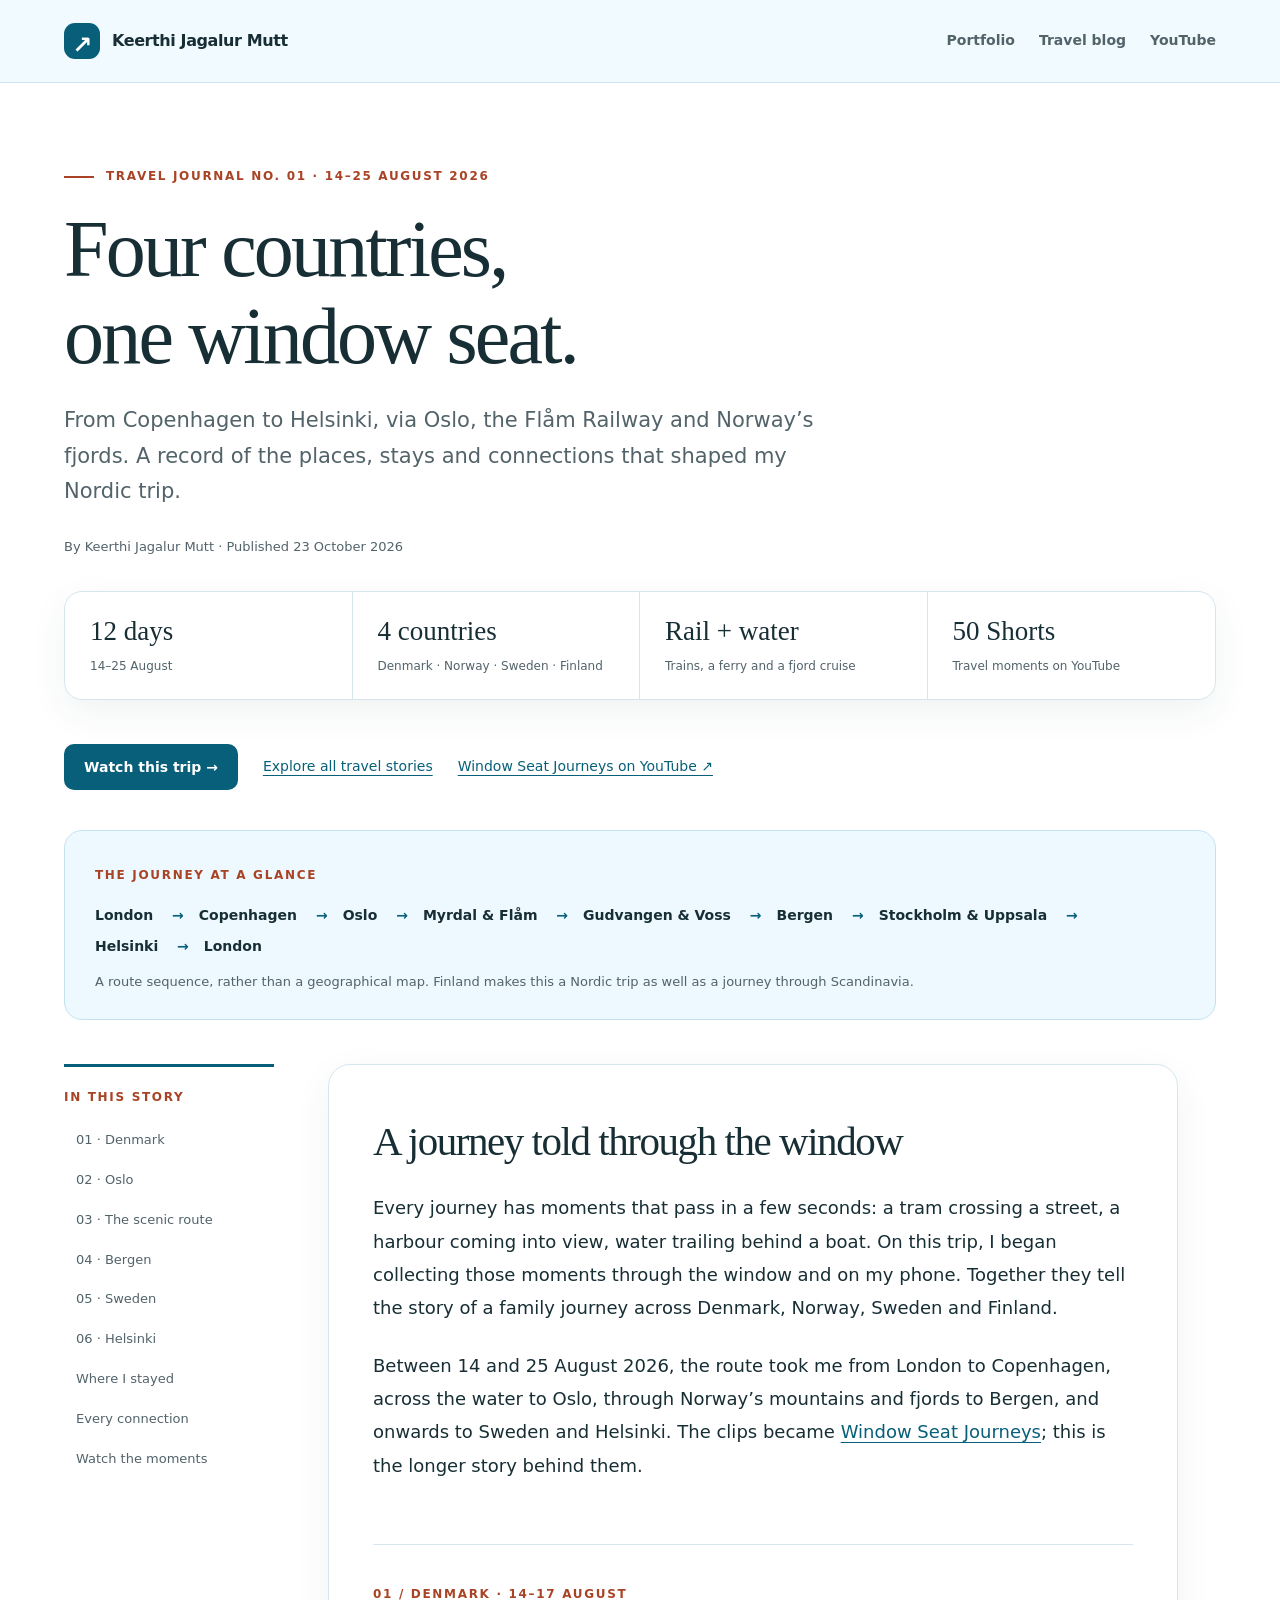
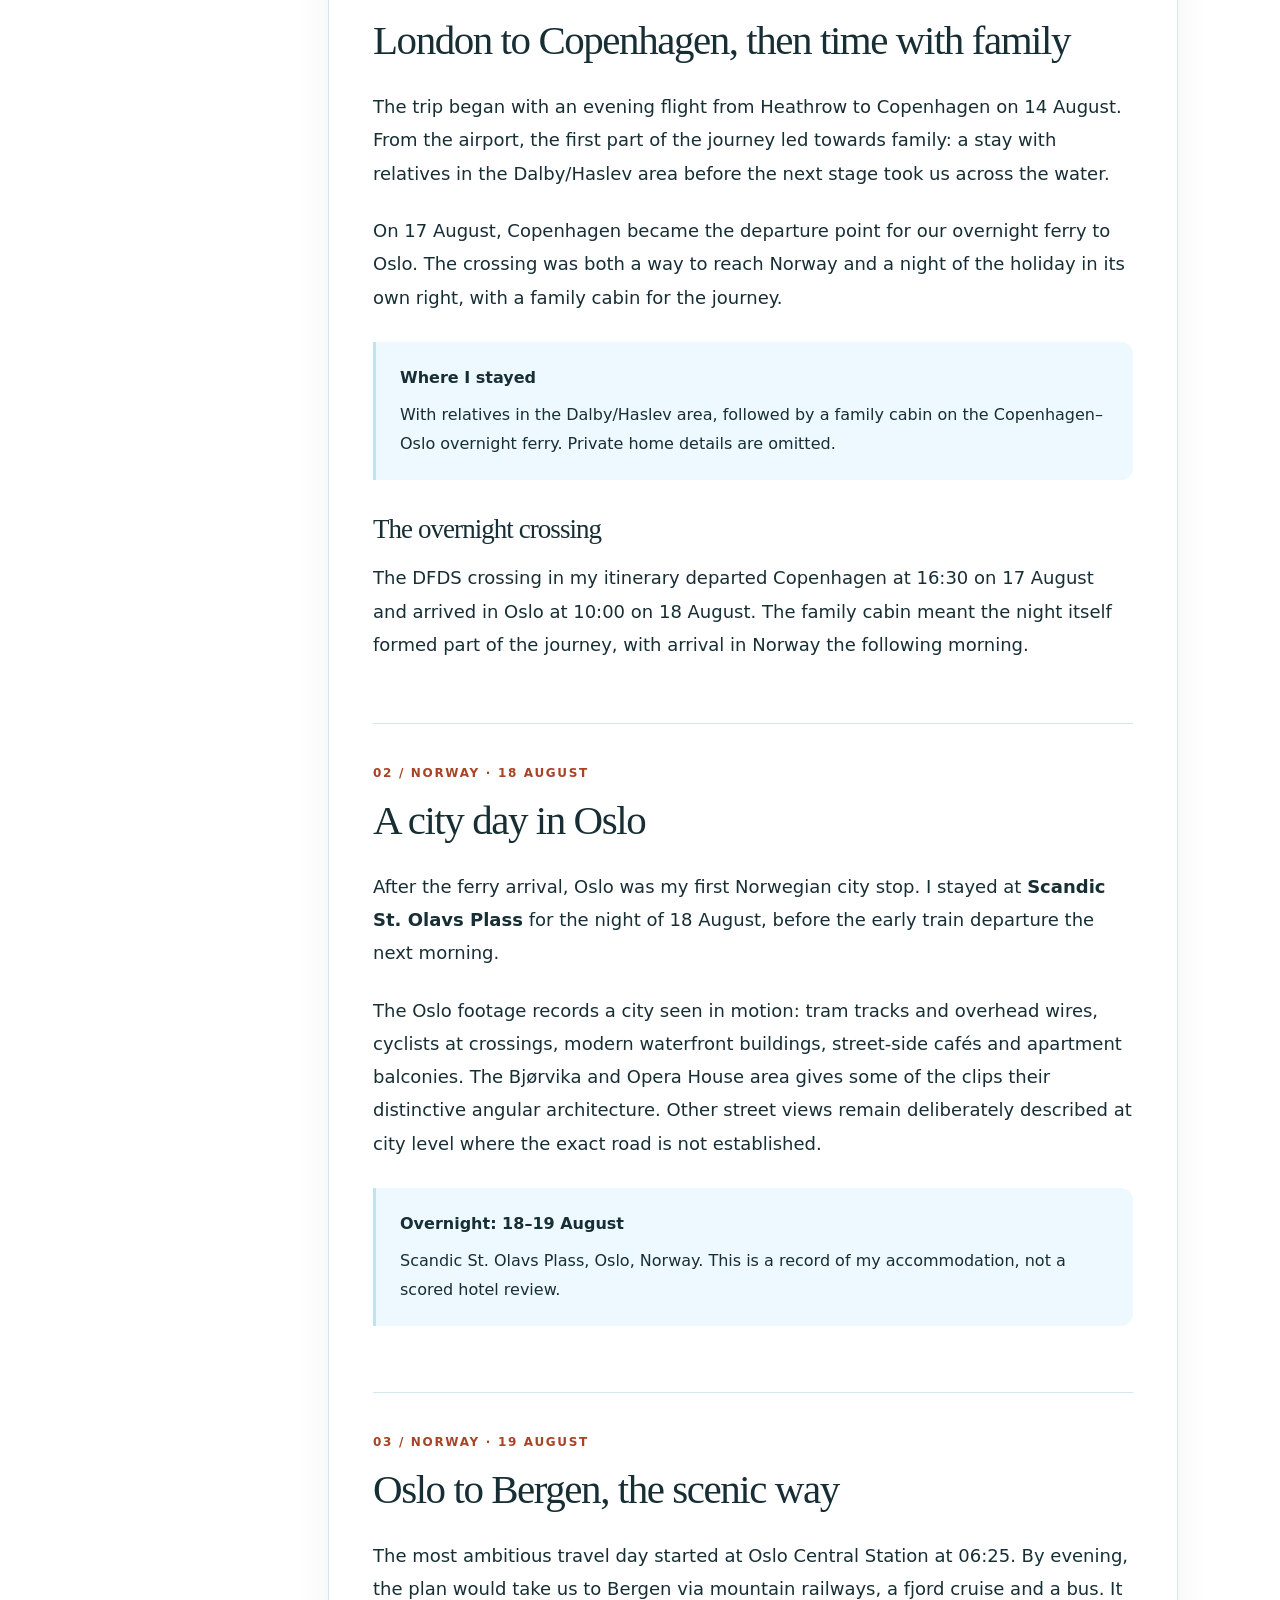
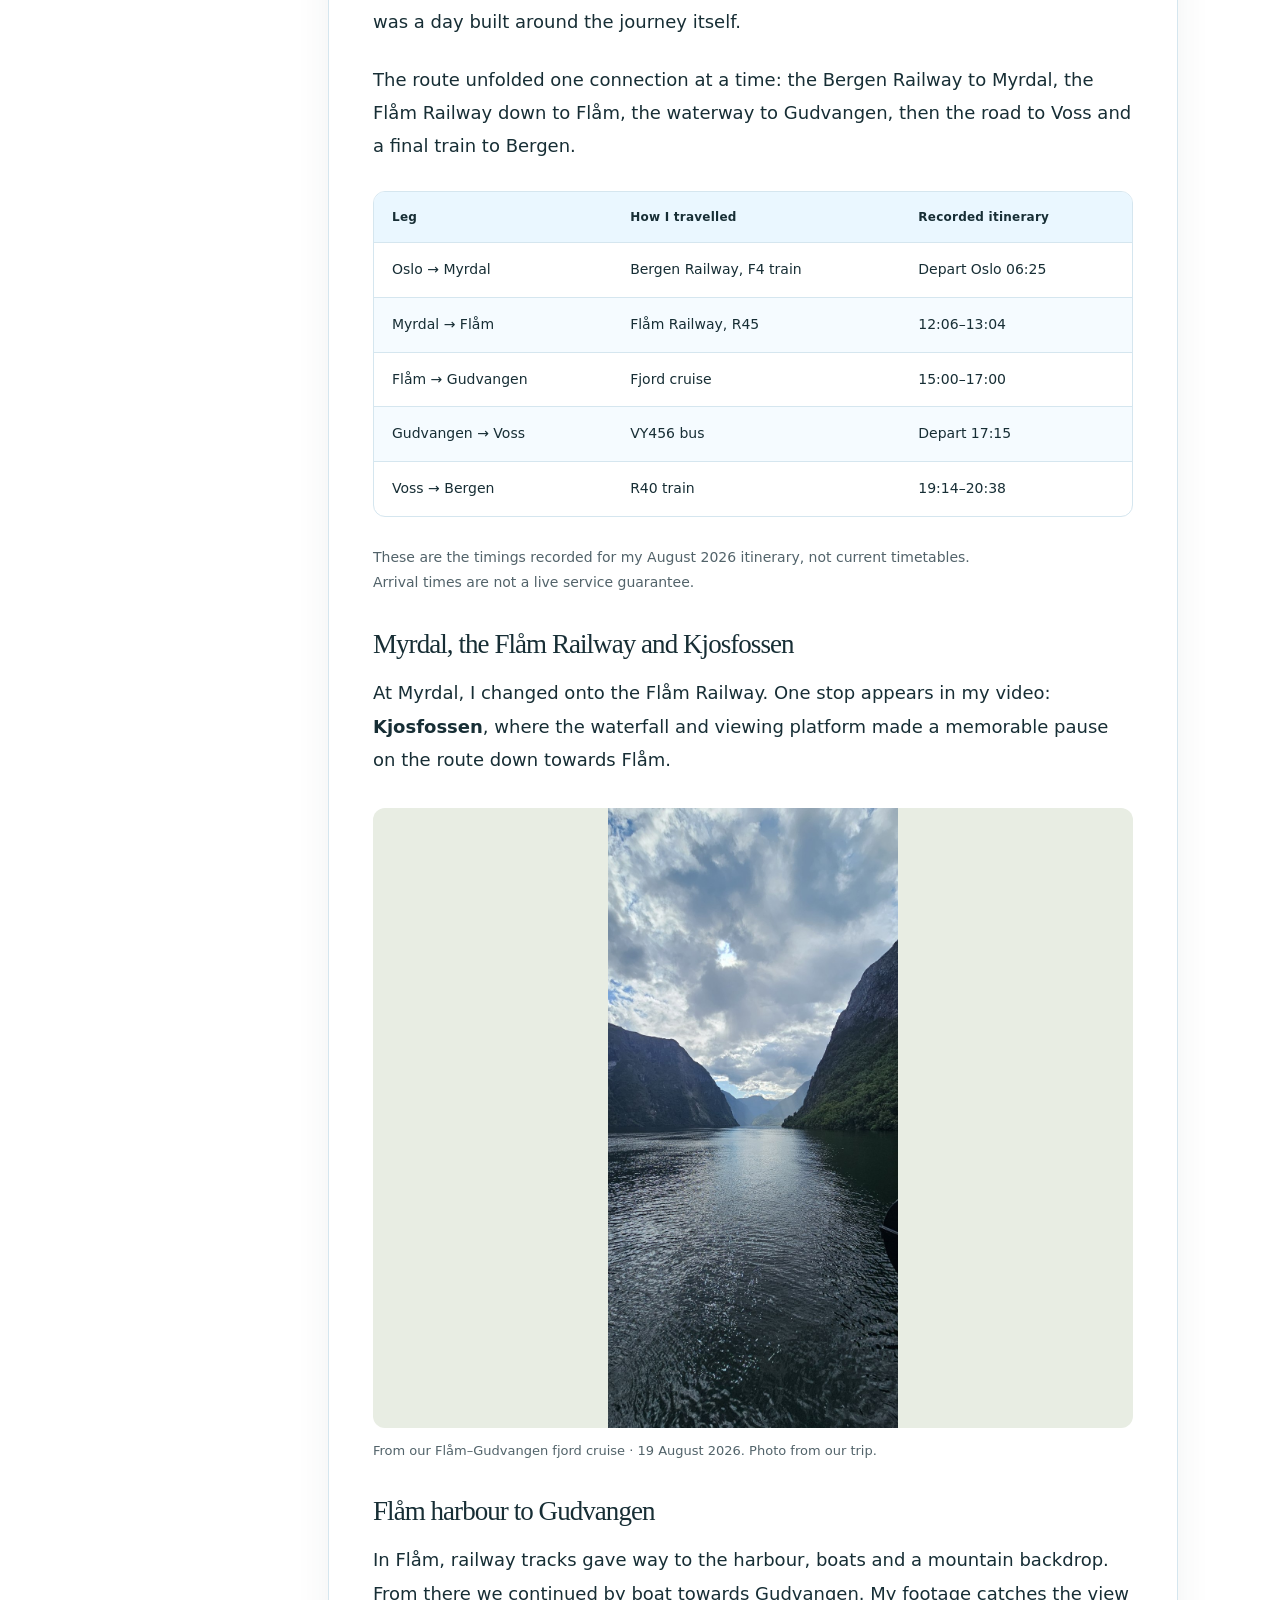
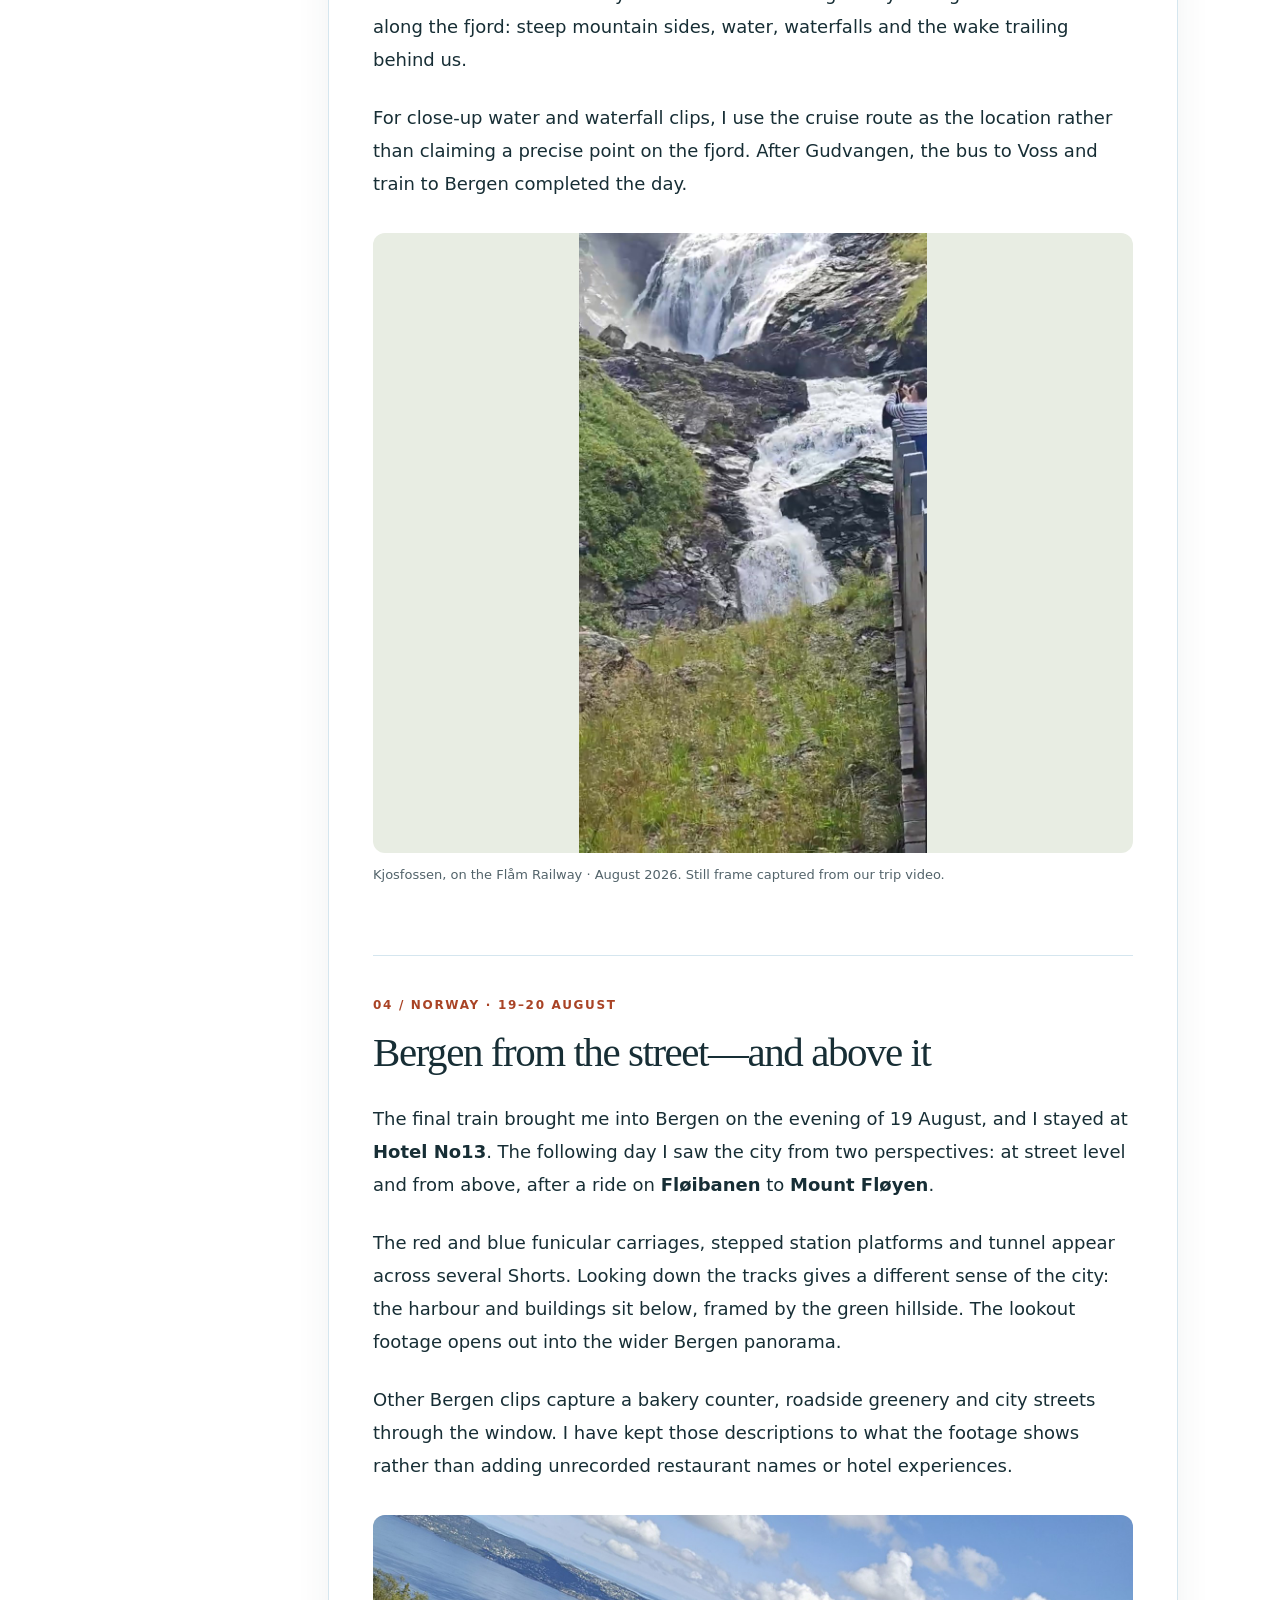
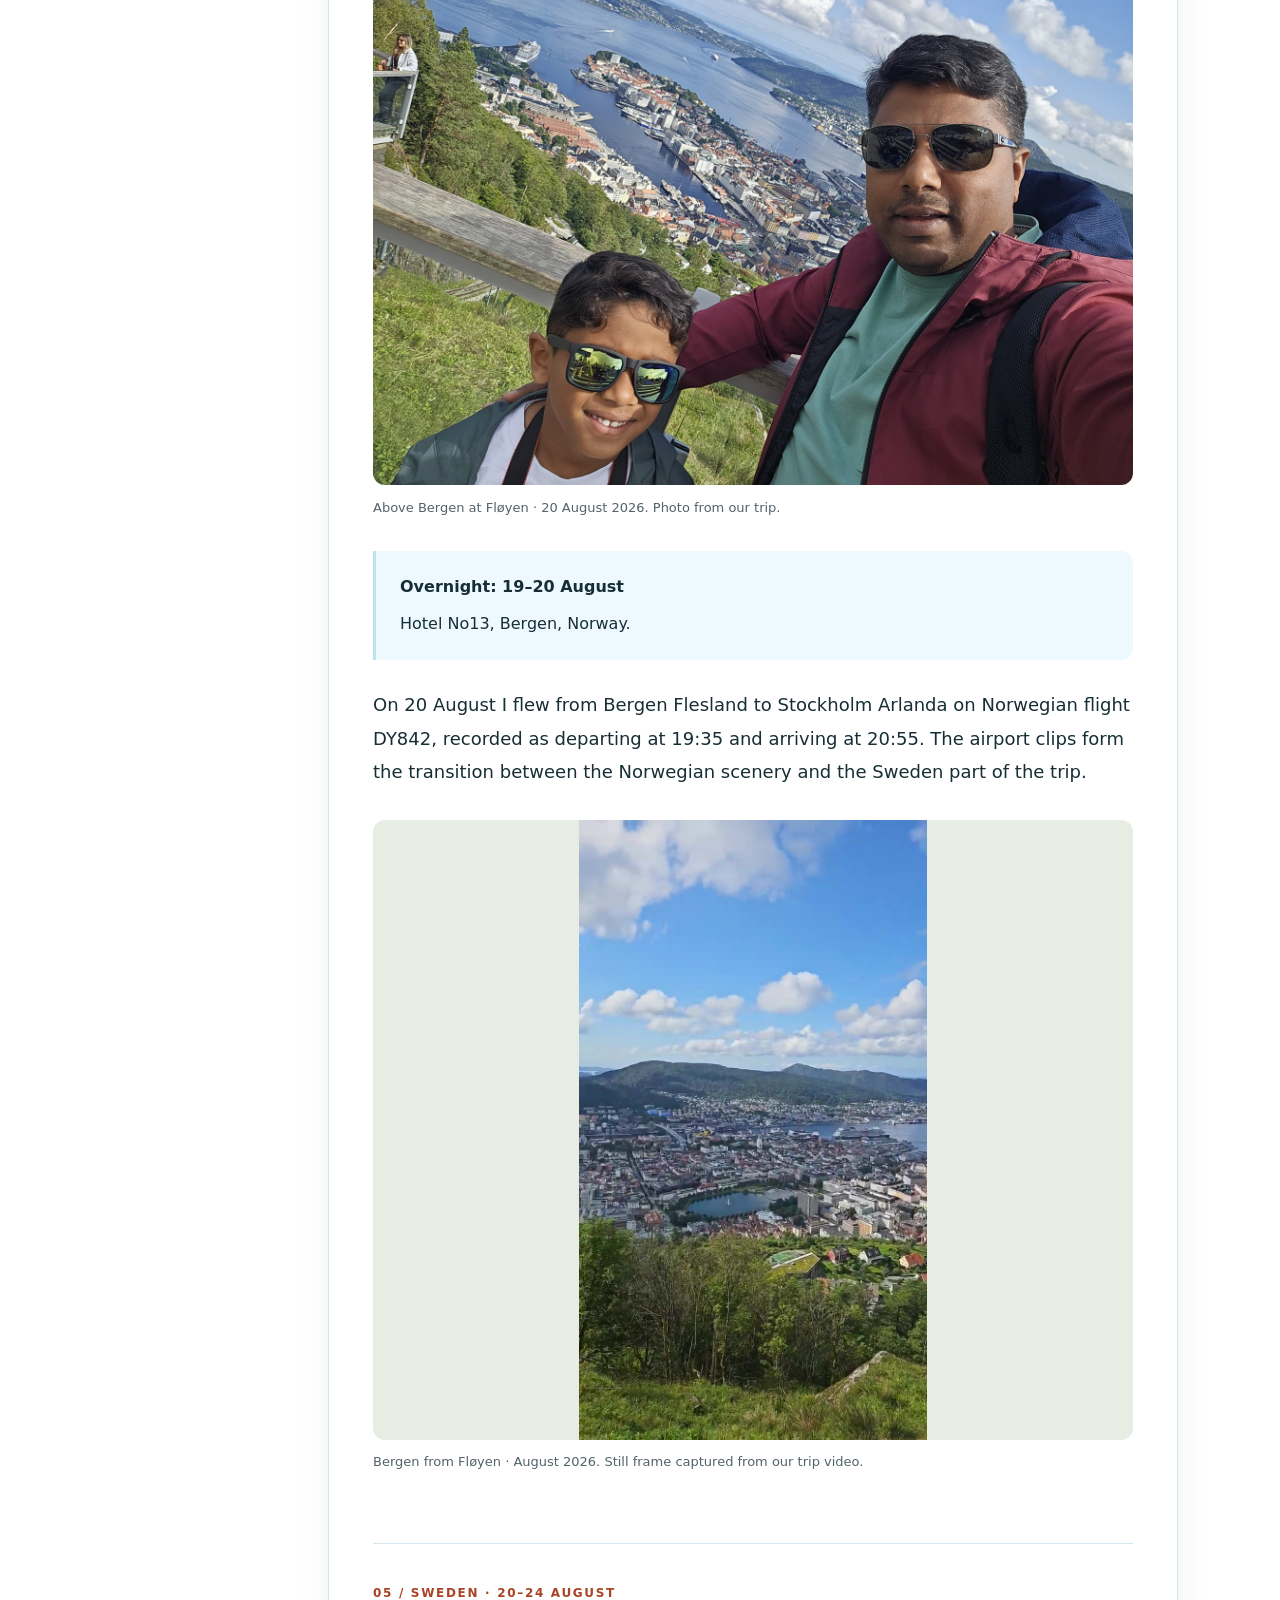
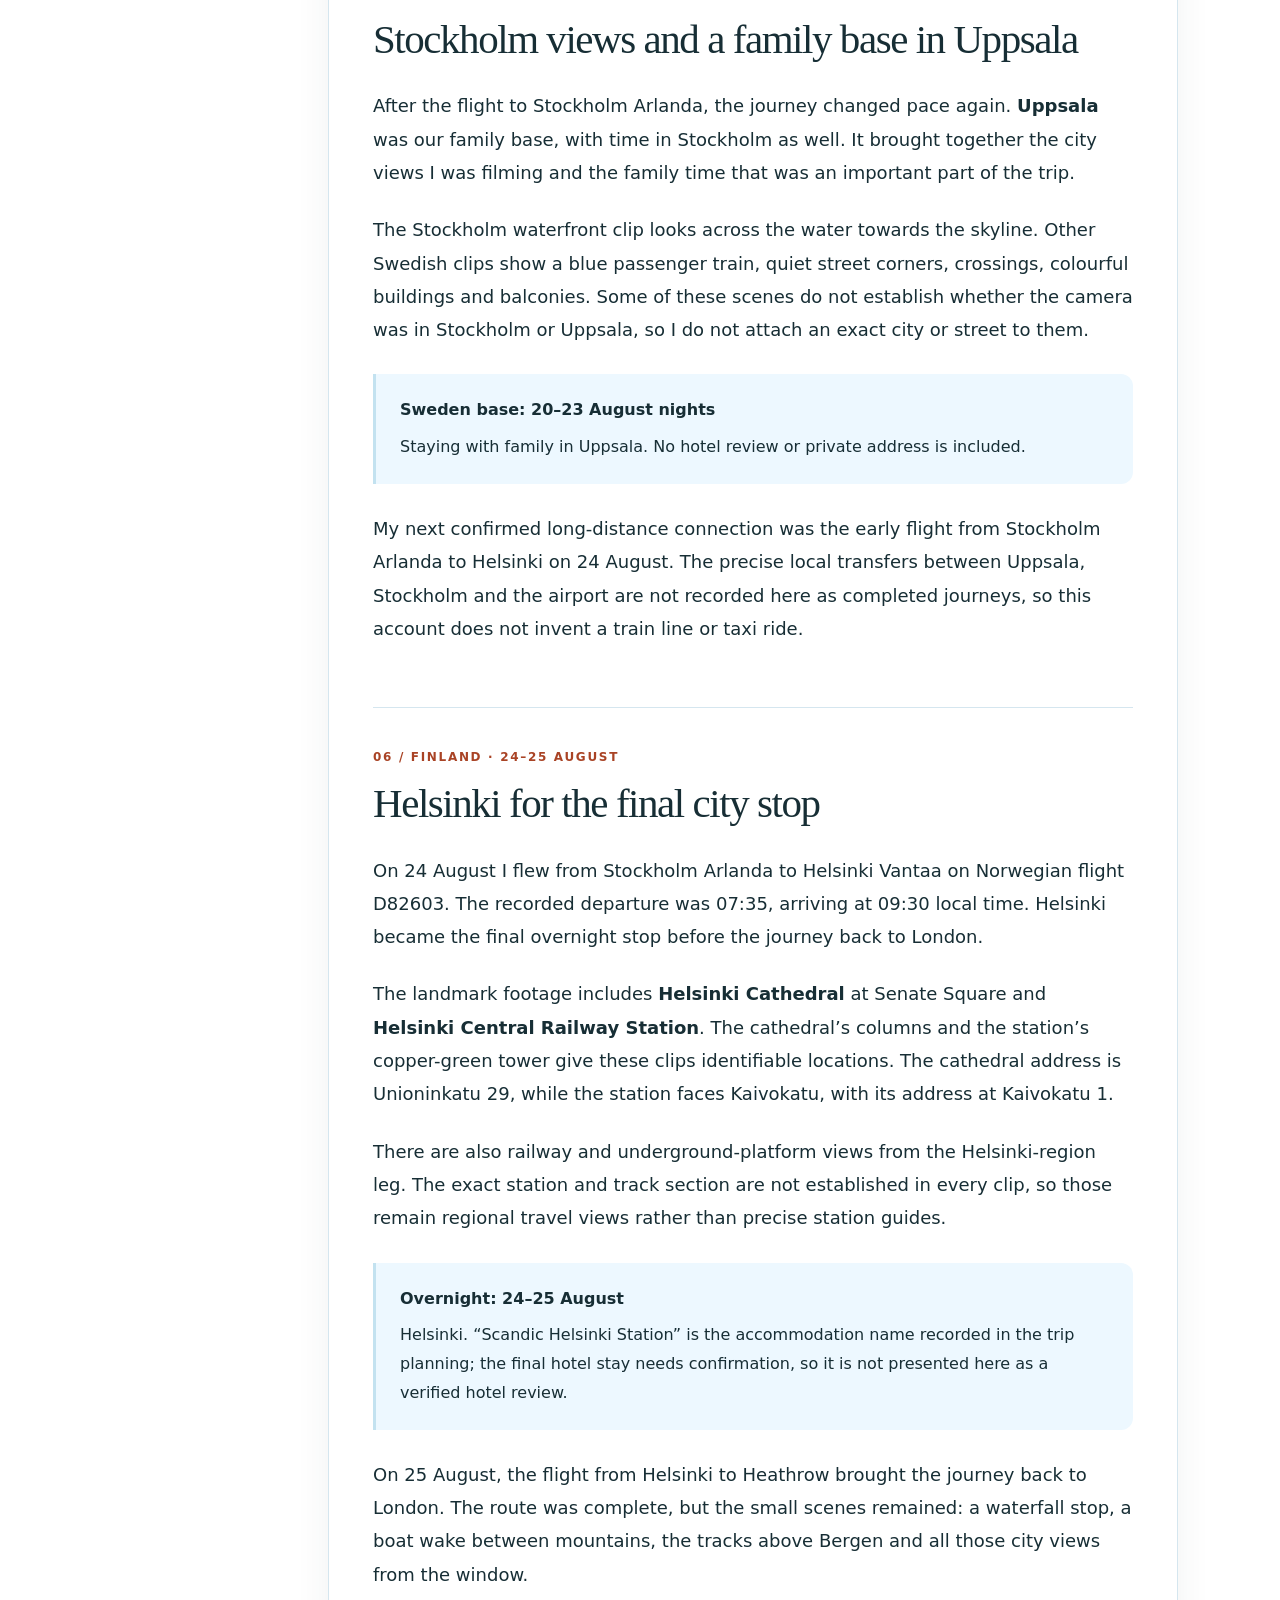
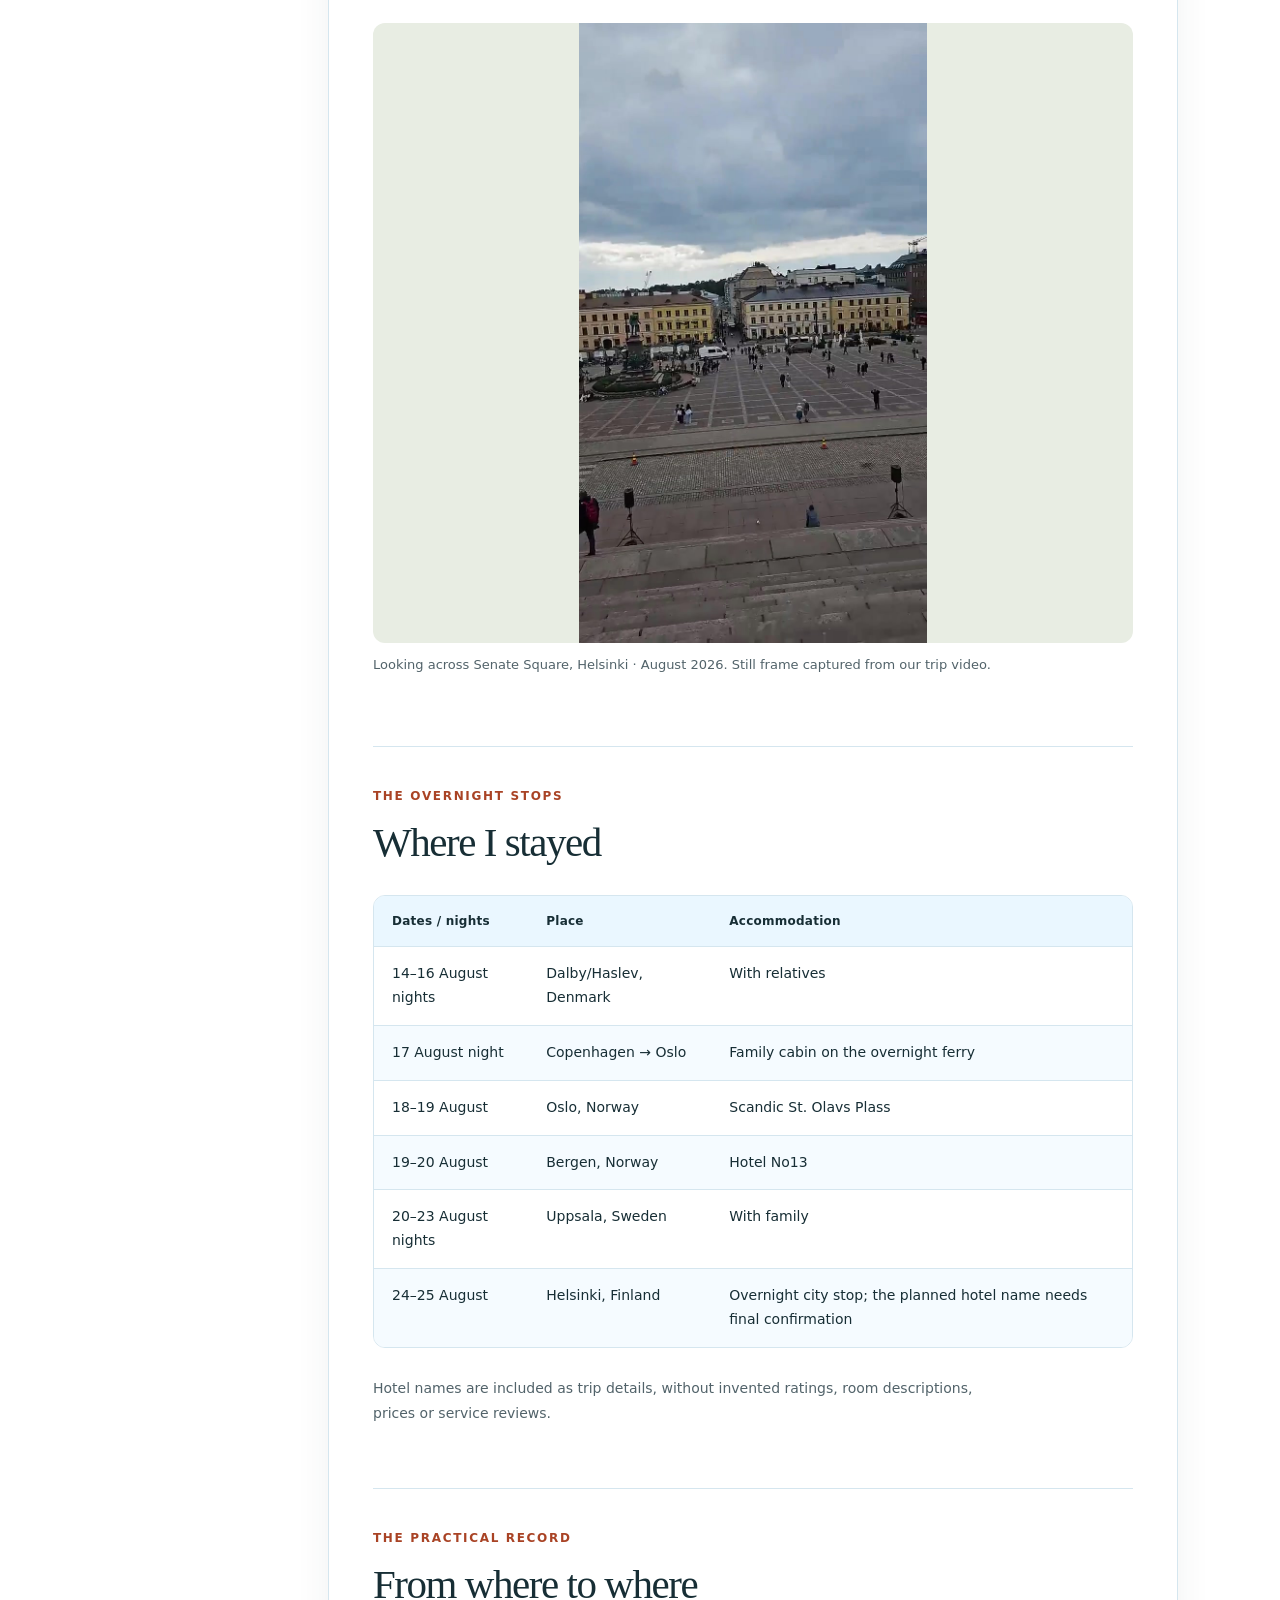
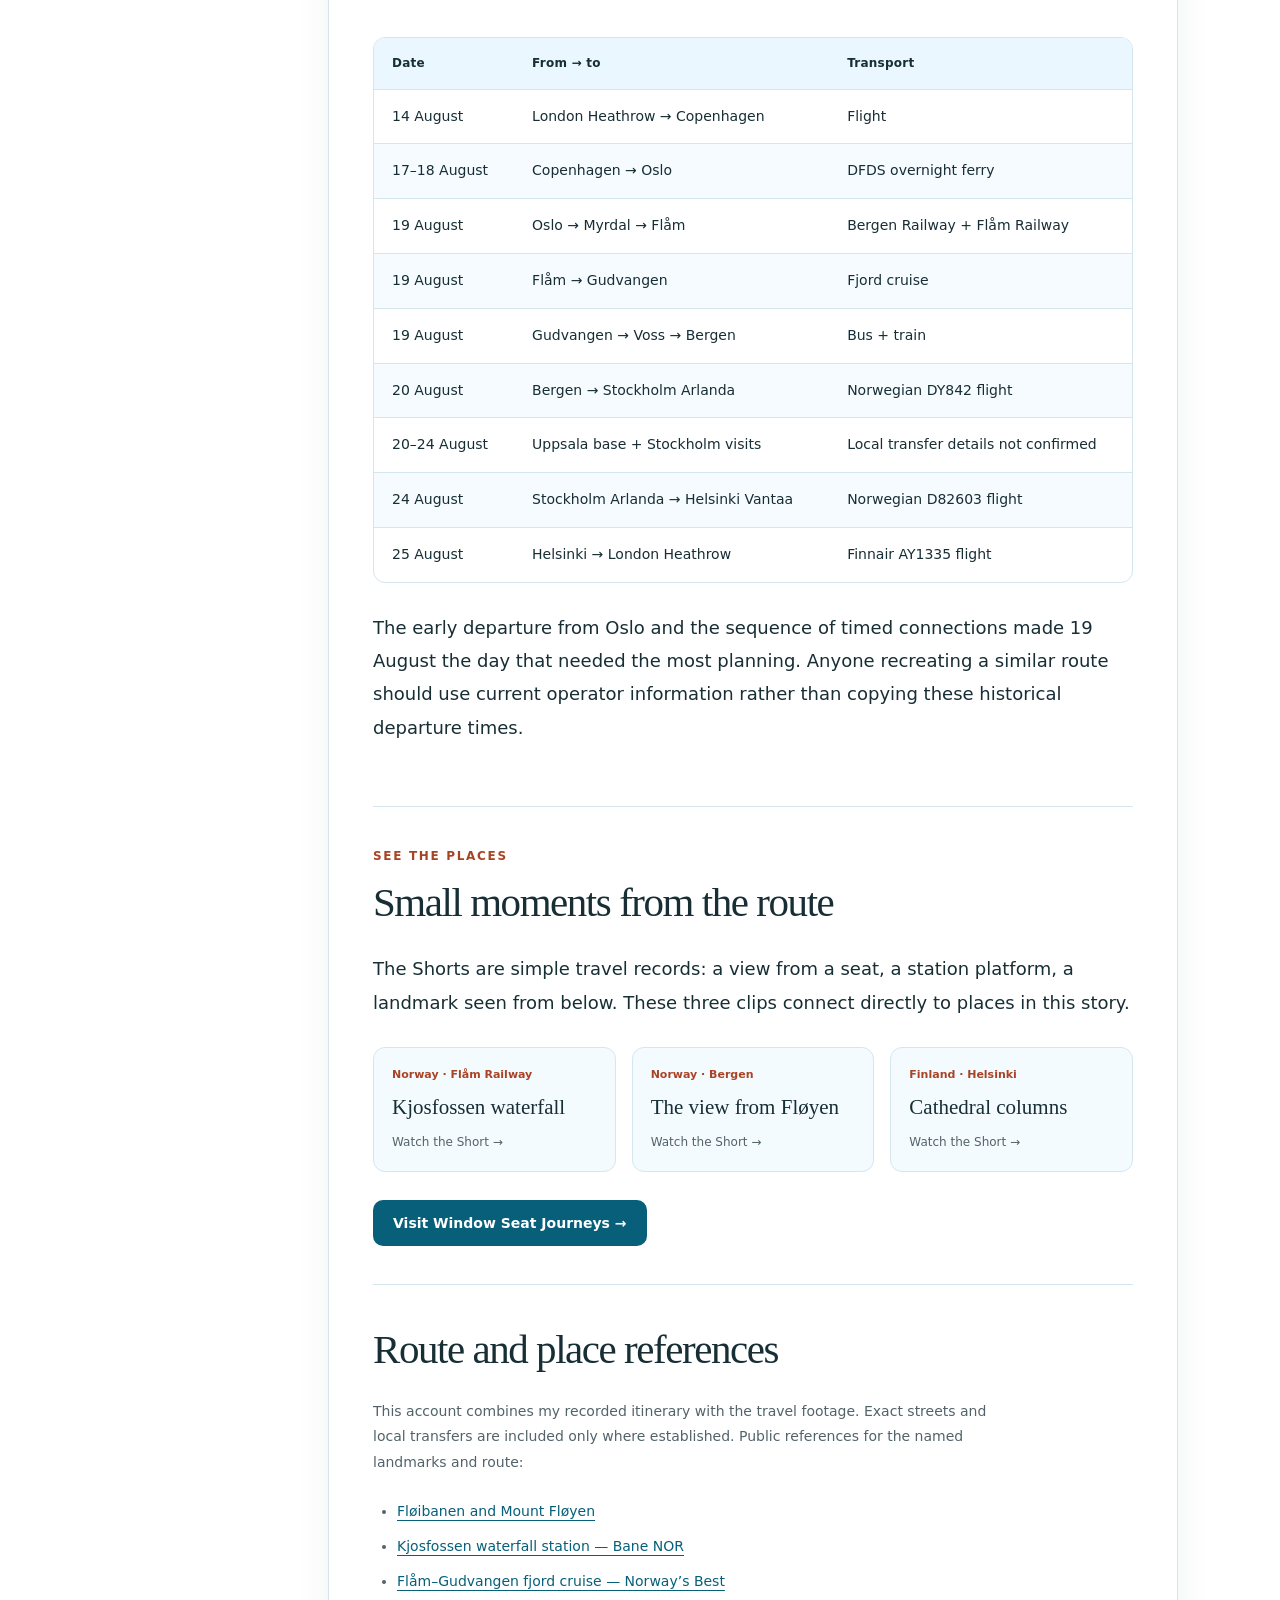
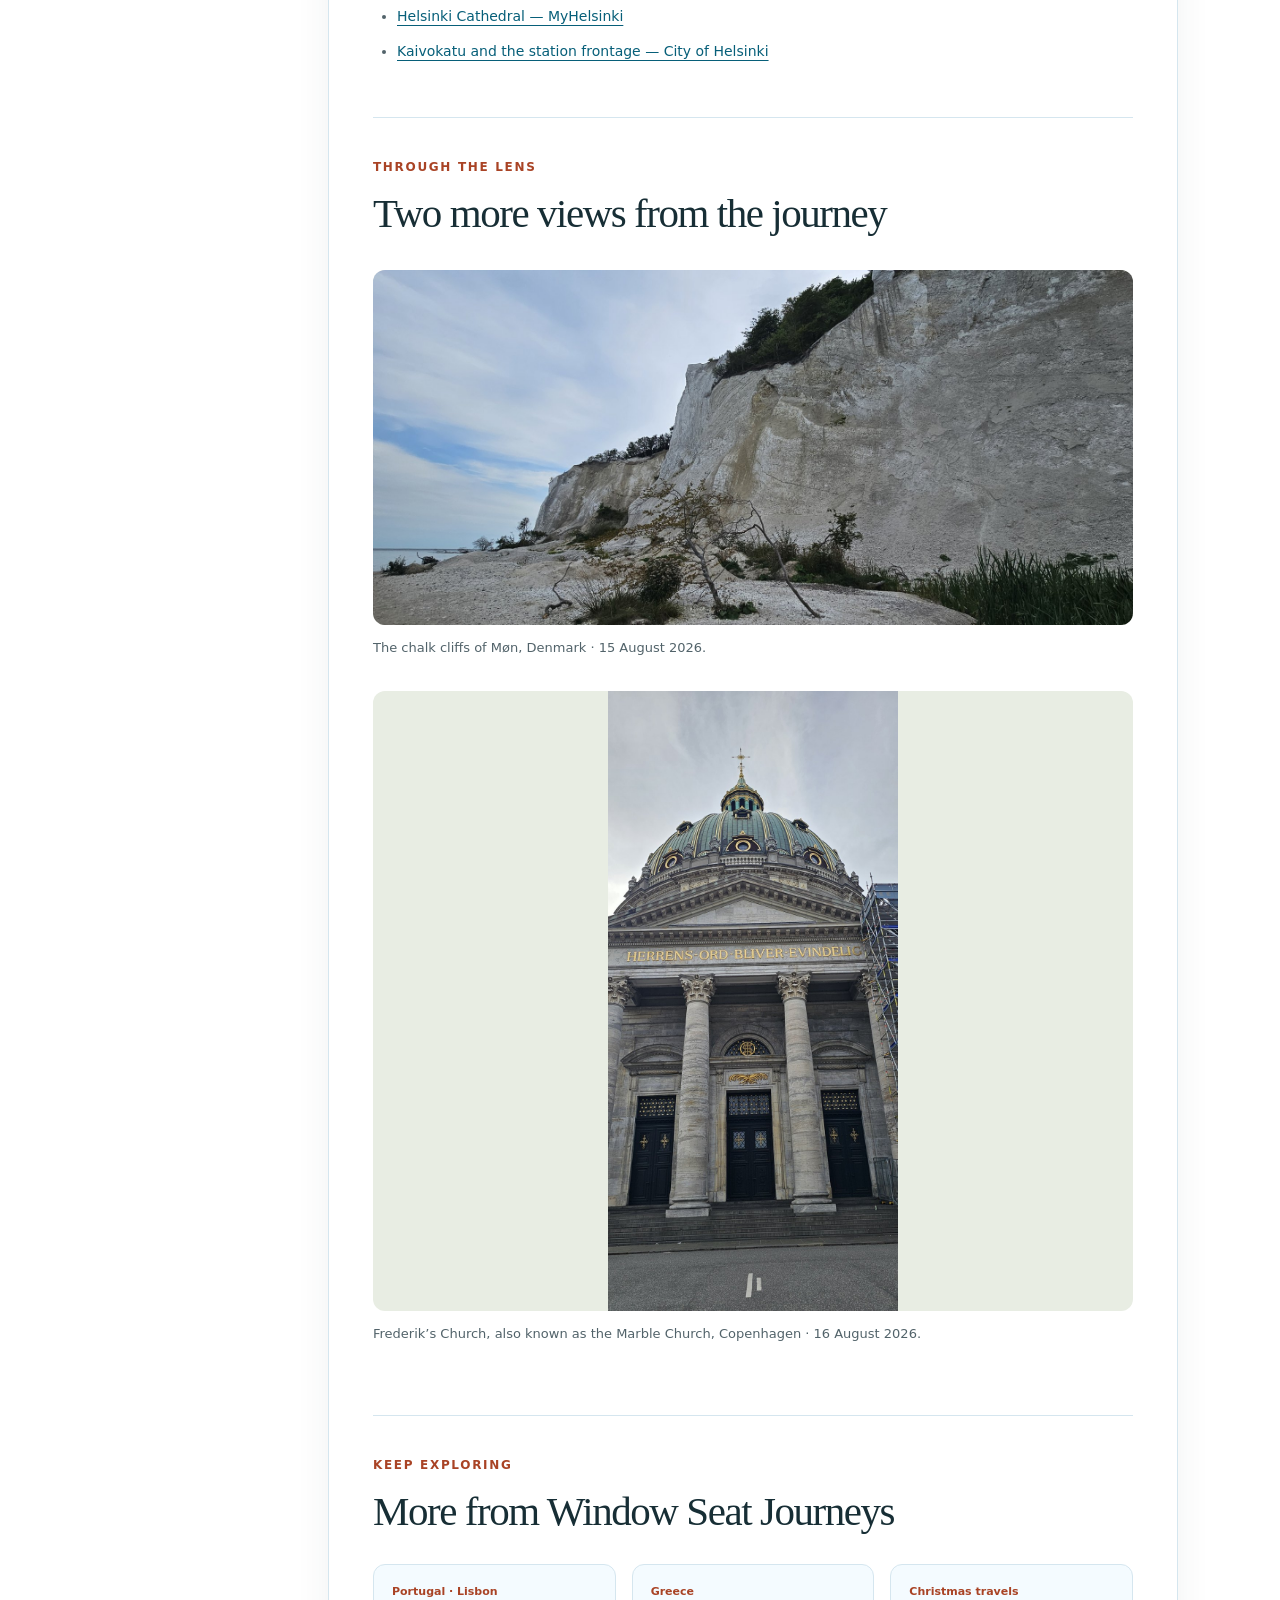
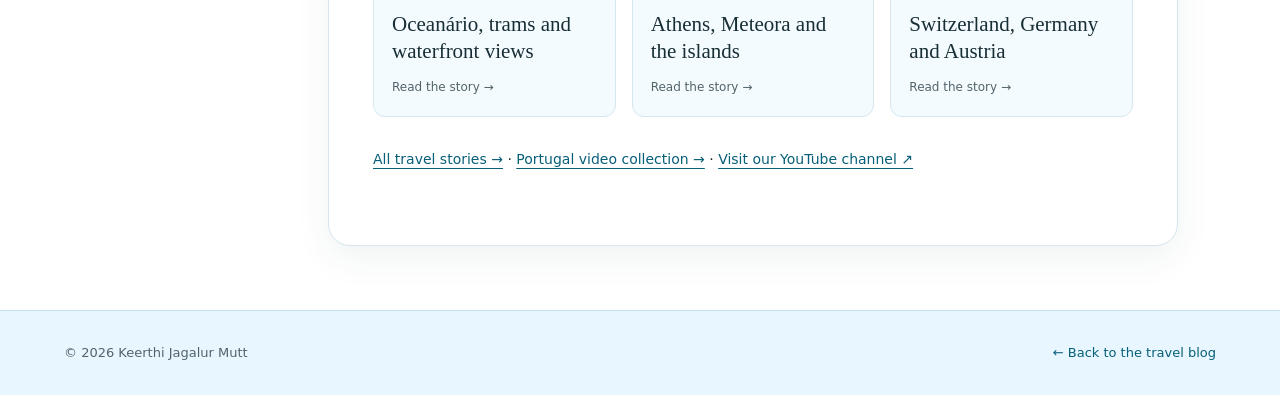
<file: travel/nordic-journey-august-2026.html>
<!doctype html>
<html lang="en"><head><meta charset="utf-8"><meta name="viewport" content="width=device-width,initial-scale=1"><title>My Nordic Journey: Copenhagen to Helsinki via Norway’s Fjords | Keerthi Jagalur Mutt</title><meta name="description" content="My 14–25 August 2026 Nordic journey: Copenhagen, an overnight ferry to Oslo, Myrdal and the Flåm Railway, a fjord cruise to Gudvangen, Voss, Bergen, Stockholm, Uppsala and Helsinki. Route and accommodation notes."><meta name="author" content="Keerthi Jagalur Mutt"><meta property="og:type" content="article"><meta property="og:title" content="Four countries, twelve days, one window seat"><meta property="og:description" content="Copenhagen to Helsinki, via Norway’s railways and fjords. My route, stays and travel moments from August 2026."><meta property="og:url" content="https://kjmutt.github.io/travel/nordic-journey-august-2026.html"><link rel="canonical" href="https://kjmutt.github.io/travel/nordic-journey-august-2026.html"><link rel="stylesheet" href="travel.css?v=20261103-bright"><style>.trip-photo{margin:2rem 0}.trip-photo img{display:block;width:100%;height:auto;max-height:620px;object-fit:contain;background:#e8ede3}.trip-photo figcaption{font-size:.78rem;color:var(--muted);padding:.7rem 0}</style><style>.captured-still img{display:block;width:100%;height:auto;max-height:620px;object-fit:contain;background:#e8ede3}.captured-still figcaption{font-size:.78rem;color:var(--muted);padding:.7rem 0;line-height:1.6}</style></head><body>
<a class="skip" href="#main">Skip to content</a><header class="topbar"><a class="brand" href="../">Keerthi Jagalur Mutt</a><nav aria-label="Main"><a href="../">Portfolio</a><a href="./">Travel blog</a><a href="https://www.youtube.com/channel/UCWUjBHUkA0Wba_wI3iTuoMA">YouTube</a></nav></header>
<main id="main" class="wrap"><header class="hero"><p class="eyebrow">Travel journal No. 01 · 14–25 August 2026</p><h1>Four countries,<br>one window seat.</h1><p class="lead">From Copenhagen to Helsinki, via Oslo, the Flåm Railway and Norway’s fjords. A record of the places, stays and connections that shaped my Nordic trip.</p><p class="meta">By Keerthi Jagalur Mutt · Published 23 October 2026</p><div class="stats"><div><strong>12 days</strong><span>14–25 August</span></div><div><strong>4 countries</strong><span>Denmark · Norway · Sweden · Finland</span></div><div><strong>Rail + water</strong><span>Trains, a ferry and a fjord cruise</span></div><div><strong>50 Shorts</strong><span>Travel moments on YouTube</span></div></div></header><nav class="story-actions" aria-label="Read or watch this journey"><a class="button" href="#videos">Watch this trip →</a><a href="#related-stories">Explore all travel stories</a><a href="https://www.youtube.com/channel/UCWUjBHUkA0Wba_wI3iTuoMA">Window Seat Journeys on YouTube ↗</a></nav>
<section class="route" aria-labelledby="route-title"><span class="eyebrow" id="route-title">The journey at a glance</span><ol><li>London</li><li>Copenhagen</li><li>Oslo</li><li>Myrdal &amp; Flåm</li><li>Gudvangen &amp; Voss</li><li>Bergen</li><li>Stockholm &amp; Uppsala</li><li>Helsinki</li><li>London</li></ol><p>A route sequence, rather than a geographical map. Finland makes this a Nordic trip as well as a journey through Scandinavia.</p></section>
<div class="article-grid"><aside class="toc"><span class="eyebrow">In this story</span><ol><li><a href="#denmark">01 · Denmark</a></li><li><a href="#oslo">02 · Oslo</a></li><li><a href="#fjords">03 · The scenic route</a></li><li><a href="#bergen">04 · Bergen</a></li><li><a href="#sweden">05 · Sweden</a></li><li><a href="#helsinki">06 · Helsinki</a></li><li><a href="#stays">Where I stayed</a></li><li><a href="#connections">Every connection</a></li><li><a href="#videos">Watch the moments</a></li></ol></aside>
<article class="prose"><section class="chapter"><h2>A journey told through the window</h2><p>Every journey has moments that pass in a few seconds: a tram crossing a street, a harbour coming into view, water trailing behind a boat. On this trip, I began collecting those moments through the window and on my phone. Together they tell the story of a family journey across Denmark, Norway, Sweden and Finland.</p><p>Between 14 and 25 August 2026, the route took me from London to Copenhagen, across the water to Oslo, through Norway’s mountains and fjords to Bergen, and onwards to Sweden and Helsinki. The clips became <a href="https://www.youtube.com/channel/UCWUjBHUkA0Wba_wI3iTuoMA">Window Seat Journeys</a>; this is the longer story behind them.</p></section>
<section class="chapter" id="denmark"><p class="number">01 / Denmark · 14–17 August</p><h2>London to Copenhagen, then time with family</h2><p>The trip began with an evening flight from Heathrow to Copenhagen on 14 August. From the airport, the first part of the journey led towards family: a stay with relatives in the Dalby/Haslev area before the next stage took us across the water.</p><p>On 17 August, Copenhagen became the departure point for our overnight ferry to Oslo. The crossing was both a way to reach Norway and a night of the holiday in its own right, with a family cabin for the journey.</p><div class="stay"><strong>Where I stayed</strong>With relatives in the Dalby/Haslev area, followed by a family cabin on the Copenhagen–Oslo overnight ferry. Private home details are omitted.</div><h3>The overnight crossing</h3><p>The DFDS crossing in my itinerary departed Copenhagen at 16:30 on 17 August and arrived in Oslo at 10:00 on 18 August. The family cabin meant the night itself formed part of the journey, with arrival in Norway the following morning.</p></section>
<section class="chapter" id="oslo"><p class="number">02 / Norway · 18 August</p><h2>A city day in Oslo</h2><p>After the ferry arrival, Oslo was my first Norwegian city stop. I stayed at <strong>Scandic St. Olavs Plass</strong> for the night of 18 August, before the early train departure the next morning.</p><p>The Oslo footage records a city seen in motion: tram tracks and overhead wires, cyclists at crossings, modern waterfront buildings, street-side cafés and apartment balconies. The Bjørvika and Opera House area gives some of the clips their distinctive angular architecture. Other street views remain deliberately described at city level where the exact road is not established.</p><div class="stay"><strong>Overnight: 18–19 August</strong>Scandic St. Olavs Plass, Oslo, Norway. This is a record of my accommodation, not a scored hotel review.</div></section>
<section class="chapter" id="fjords"><p class="number">03 / Norway · 19 August</p><h2>Oslo to Bergen, the scenic way</h2><p>The most ambitious travel day started at Oslo Central Station at 06:25. By evening, the plan would take us to Bergen via mountain railways, a fjord cruise and a bus. It was a day built around the journey itself.</p><p>The route unfolded one connection at a time: the Bergen Railway to Myrdal, the Flåm Railway down to Flåm, the waterway to Gudvangen, then the road to Voss and a final train to Bergen.</p><div class="table-scroll" role="region" aria-label="19 August scenic journey" tabindex="0"><table><thead><tr><th>Leg</th><th>How I travelled</th><th>Recorded itinerary</th></tr></thead><tbody><tr><td>Oslo → Myrdal</td><td>Bergen Railway, F4 train</td><td>Depart Oslo 06:25</td></tr><tr><td>Myrdal → Flåm</td><td>Flåm Railway, R45</td><td>12:06–13:04</td></tr><tr><td>Flåm → Gudvangen</td><td>Fjord cruise</td><td>15:00–17:00</td></tr><tr><td>Gudvangen → Voss</td><td>VY456 bus</td><td>Depart 17:15</td></tr><tr><td>Voss → Bergen</td><td>R40 train</td><td>19:14–20:38</td></tr></tbody></table></div><p class="note">These are the timings recorded for my August 2026 itinerary, not current timetables. Arrival times are not a live service guarantee.</p><h3>Myrdal, the Flåm Railway and Kjosfossen</h3><p>At Myrdal, I changed onto the Flåm Railway. One stop appears in my video: <strong>Kjosfossen</strong>, where the waterfall and viewing platform made a memorable pause on the route down towards Flåm.</p><figure class="trip-photo"><img src="norway-fjord-2026.jpg" alt="Mountain slopes and water seen during our Norwegian fjord cruise" loading="lazy" decoding="async"><figcaption>From our Flåm–Gudvangen fjord cruise · 19 August 2026. Photo from our trip.</figcaption></figure><h3>Flåm harbour to Gudvangen</h3><p>In Flåm, railway tracks gave way to the harbour, boats and a mountain backdrop. From there we continued by boat towards Gudvangen. My footage catches the view along the fjord: steep mountain sides, water, waterfalls and the wake trailing behind us.</p><p>For close-up water and waterfall clips, I use the cruise route as the location rather than claiming a precise point on the fjord. After Gudvangen, the bus to Voss and train to Bergen completed the day.</p><figure class="trip-photo captured-still"><img src="nordic-waterfall-captured.jpg" width="720" height="1280" alt="Kjosfossen waterfall flowing over dark rocks beside green slopes" loading="lazy" decoding="async"><figcaption>Kjosfossen, on the Flåm Railway · August 2026. Still frame captured from our trip video.</figcaption></figure></section>
<section class="chapter" id="bergen"><p class="number">04 / Norway · 19–20 August</p><h2>Bergen from the street—and above it</h2><p>The final train brought me into Bergen on the evening of 19 August, and I stayed at <strong>Hotel No13</strong>. The following day I saw the city from two perspectives: at street level and from above, after a ride on <strong>Fløibanen</strong> to <strong>Mount Fløyen</strong>.</p><p>The red and blue funicular carriages, stepped station platforms and tunnel appear across several Shorts. Looking down the tracks gives a different sense of the city: the harbour and buildings sit below, framed by the green hillside. The lookout footage opens out into the wider Bergen panorama.</p><p>Other Bergen clips capture a bakery counter, roadside greenery and city streets through the window. I have kept those descriptions to what the footage shows rather than adding unrecorded restaurant names or hotel experiences.</p><figure class="trip-photo"><img src="bergen-view-2026.jpg" alt="Our visit to the viewpoint above Bergen, with the harbour and city below" loading="lazy" decoding="async"><figcaption>Above Bergen at Fløyen · 20 August 2026. Photo from our trip.</figcaption></figure><div class="stay"><strong>Overnight: 19–20 August</strong>Hotel No13, Bergen, Norway.</div><p>On 20 August I flew from Bergen Flesland to Stockholm Arlanda on Norwegian flight DY842, recorded as departing at 19:35 and arriving at 20:55. The airport clips form the transition between the Norwegian scenery and the Sweden part of the trip.</p><figure class="trip-photo captured-still"><img src="nordic-bergen-captured.jpg" width="720" height="1280" alt="Bergen rooftops and harbour framed by green hills from Fløyen" loading="lazy" decoding="async"><figcaption>Bergen from Fløyen · August 2026. Still frame captured from our trip video.</figcaption></figure></section>
<section class="chapter" id="sweden"><p class="number">05 / Sweden · 20–24 August</p><h2>Stockholm views and a family base in Uppsala</h2><p>After the flight to Stockholm Arlanda, the journey changed pace again. <strong>Uppsala</strong> was our family base, with time in Stockholm as well. It brought together the city views I was filming and the family time that was an important part of the trip.</p><p>The Stockholm waterfront clip looks across the water towards the skyline. Other Swedish clips show a blue passenger train, quiet street corners, crossings, colourful buildings and balconies. Some of these scenes do not establish whether the camera was in Stockholm or Uppsala, so I do not attach an exact city or street to them.</p><div class="stay"><strong>Sweden base: 20–23 August nights</strong>Staying with family in Uppsala. No hotel review or private address is included.</div><p>My next confirmed long-distance connection was the early flight from Stockholm Arlanda to Helsinki on 24 August. The precise local transfers between Uppsala, Stockholm and the airport are not recorded here as completed journeys, so this account does not invent a train line or taxi ride.</p></section>
<section class="chapter" id="helsinki"><p class="number">06 / Finland · 24–25 August</p><h2>Helsinki for the final city stop</h2><p>On 24 August I flew from Stockholm Arlanda to Helsinki Vantaa on Norwegian flight D82603. The recorded departure was 07:35, arriving at 09:30 local time. Helsinki became the final overnight stop before the journey back to London.</p><p>The landmark footage includes <strong>Helsinki Cathedral</strong> at Senate Square and <strong>Helsinki Central Railway Station</strong>. The cathedral’s columns and the station’s copper-green tower give these clips identifiable locations. The cathedral address is Unioninkatu 29, while the station faces Kaivokatu, with its address at Kaivokatu 1.</p><p>There are also railway and underground-platform views from the Helsinki-region leg. The exact station and track section are not established in every clip, so those remain regional travel views rather than precise station guides.</p><div class="stay"><strong>Overnight: 24–25 August</strong>Helsinki. “Scandic Helsinki Station” is the accommodation name recorded in the trip planning; the final hotel stay needs confirmation, so it is not presented here as a verified hotel review.</div><p>On 25 August, the flight from Helsinki to Heathrow brought the journey back to London. The route was complete, but the small scenes remained: a waterfall stop, a boat wake between mountains, the tracks above Bergen and all those city views from the window.</p><figure class="trip-photo captured-still"><img src="nordic-helsinki-captured.jpg" width="720" height="1280" alt="Senate Square and the surrounding Helsinki buildings beneath a cloudy sky" loading="lazy" decoding="async"><figcaption>Looking across Senate Square, Helsinki · August 2026. Still frame captured from our trip video.</figcaption></figure></section>
<section class="chapter" id="stays"><p class="number">The overnight stops</p><h2>Where I stayed</h2><div class="table-scroll" role="region" aria-label="Accommodation by stop" tabindex="0"><table><thead><tr><th>Dates / nights</th><th>Place</th><th>Accommodation</th></tr></thead><tbody><tr><td>14–16 August nights</td><td>Dalby/Haslev, Denmark</td><td>With relatives</td></tr><tr><td>17 August night</td><td>Copenhagen → Oslo</td><td>Family cabin on the overnight ferry</td></tr><tr><td>18–19 August</td><td>Oslo, Norway</td><td>Scandic St. Olavs Plass</td></tr><tr><td>19–20 August</td><td>Bergen, Norway</td><td>Hotel No13</td></tr><tr><td>20–23 August nights</td><td>Uppsala, Sweden</td><td>With family</td></tr><tr><td>24–25 August</td><td>Helsinki, Finland</td><td>Overnight city stop; the planned hotel name needs final confirmation</td></tr></tbody></table></div><p class="note">Hotel names are included as trip details, without invented ratings, room descriptions, prices or service reviews.</p></section>
<section class="chapter" id="connections"><p class="number">The practical record</p><h2>From where to where</h2><div class="table-scroll" role="region" aria-label="Transport connections" tabindex="0"><table><thead><tr><th>Date</th><th>From → to</th><th>Transport</th></tr></thead><tbody><tr><td>14 August</td><td>London Heathrow → Copenhagen</td><td>Flight</td></tr><tr><td>17–18 August</td><td>Copenhagen → Oslo</td><td>DFDS overnight ferry</td></tr><tr><td>19 August</td><td>Oslo → Myrdal → Flåm</td><td>Bergen Railway + Flåm Railway</td></tr><tr><td>19 August</td><td>Flåm → Gudvangen</td><td>Fjord cruise</td></tr><tr><td>19 August</td><td>Gudvangen → Voss → Bergen</td><td>Bus + train</td></tr><tr><td>20 August</td><td>Bergen → Stockholm Arlanda</td><td>Norwegian DY842 flight</td></tr><tr><td>20–24 August</td><td>Uppsala base + Stockholm visits</td><td>Local transfer details not confirmed</td></tr><tr><td>24 August</td><td>Stockholm Arlanda → Helsinki Vantaa</td><td>Norwegian D82603 flight</td></tr><tr><td>25 August</td><td>Helsinki → London Heathrow</td><td>Finnair AY1335 flight</td></tr></tbody></table></div><p>The early departure from Oslo and the sequence of timed connections made 19 August the day that needed the most planning. Anyone recreating a similar route should use current operator information rather than copying these historical departure times.</p></section>
<section class="chapter" id="videos"><p class="number">See the places</p><h2>Small moments from the route</h2><p>The Shorts are simple travel records: a view from a seat, a station platform, a landmark seen from below. These three clips connect directly to places in this story.</p><div class="video-grid"><a class="video-card" href="https://www.youtube.com/shorts/Yz4Ghk9xZiU"><span>Norway · Flåm Railway</span><strong>Kjosfossen waterfall</strong><small>Watch the Short →</small></a><a class="video-card" href="https://www.youtube.com/shorts/_j0Pq3hZ7Hg"><span>Norway · Bergen</span><strong>The view from Fløyen</strong><small>Watch the Short →</small></a><a class="video-card" href="https://www.youtube.com/shorts/AvWz76wooSA"><span>Finland · Helsinki</span><strong>Cathedral columns</strong><small>Watch the Short →</small></a></div><a class="button" href="https://www.youtube.com/channel/UCWUjBHUkA0Wba_wI3iTuoMA">Visit Window Seat Journeys →</a></section>
<section class="chapter sources"><h2>Route and place references</h2><p>This account combines my recorded itinerary with the travel footage. Exact streets and local transfers are included only where established. Public references for the named landmarks and route:</p><ul><li><a href="https://www.floyen.no/en/floibanen">Fløibanen and Mount Fløyen</a></li><li><a href="https://www.banenor.no/en/traffic-and-travel/railway-stations/-k-/kjosfossen/">Kjosfossen waterfall station — Bane NOR</a></li><li><a href="https://www.norwaysbest.com/en/flam/things-to-do/fjord-cruise-naeroyfjord">Flåm–Gudvangen fjord cruise — Norway’s Best</a></li><li><a href="https://www.myhelsinki.fi/places/helsinki-cathedral/">Helsinki Cathedral — MyHelsinki</a></li><li><a href="https://www.hel.fi/en/news/helsinki-renews-the-local-detailed-plans-for-kaivokatu-pohjoisesplanadi-and-etelaesplanadi">Kaivokatu and the station frontage — City of Helsinki</a></li></ul></section>
<section class="chapter" id="more-views"><p class="number">Through the lens</p><h2>Two more views from the journey</h2><figure class="trip-photo"><img src="mon-cliffs-2026.jpg" alt="White chalk cliffs above the beach on Møn" loading="lazy" decoding="async"><figcaption>The chalk cliffs of Møn, Denmark · 15 August 2026.</figcaption></figure><figure class="trip-photo"><img src="copenhagen-marble-church-2026.jpg" alt="The green dome and columned entrance of the Marble Church in Copenhagen" loading="lazy" decoding="async"><figcaption>Frederik’s Church, also known as the Marble Church, Copenhagen · 16 August 2026.</figcaption></figure></section>
<section class="chapter" id="related-stories"><p class="number">Keep exploring</p><h2>More from Window Seat Journeys</h2><div class="related-grid"><a class="video-card" href="lisbon-february-2024.html"><span>Portugal · Lisbon</span><strong>Oceanário, trams and waterfront views</strong><small>Read the story →</small></a><a class="video-card" href="greece-athens-meteora-islands-2025.html"><span>Greece</span><strong>Athens, Meteora and the islands</strong><small>Read the story →</small></a><a class="video-card" href="christmas-switzerland-germany-austria-2025.html"><span>Christmas travels</span><strong>Switzerland, Germany and Austria</strong><small>Read the story →</small></a></div><p><a href="./">All travel stories →</a> · <a href="lisbon-february-2024.html#videos">Portugal video collection →</a> · <a href="https://www.youtube.com/channel/UCWUjBHUkA0Wba_wI3iTuoMA">Visit our YouTube channel ↗</a></p></section></article></div></main><footer class="footer"><div class="wrap"><span>© 2026 Keerthi Jagalur Mutt</span><a href="./">← Back to the travel blog</a></div></footer></body></html>
</file>
<file: travel/travel.css>
/* Window Seat Journeys — a light, editorial travel journal */
:root{--paper:#f5f6f3;--white:#fff;--ink:#172e35;--muted:#52636a;--line:#dce4e3;--accent:#a5442a;--teal:#145f65;--soft:#eaf2f1;--radius:18px;--shadow:0 12px 36px #173a4210}
*{box-sizing:border-box}html{scroll-behavior:smooth;scroll-padding-top:28px}body{margin:0;background:var(--paper);color:var(--ink);font:18px/1.85 system-ui,-apple-system,BlinkMacSystemFont,"Segoe UI",sans-serif;-webkit-font-smoothing:antialiased}img{max-width:100%}a{color:var(--teal);text-underline-offset:4px;text-decoration-thickness:1px}a:hover{color:var(--accent)}a:focus-visible,button:focus-visible{outline:3px solid var(--accent);outline-offset:5px;border-radius:3px}.skip{position:absolute;top:-100px;left:20px;background:#fff;padding:12px;z-index:20}.skip:focus{top:10px}
.topbar{display:flex;justify-content:space-between;align-items:center;gap:24px;max-width:none;padding:23px max(5vw,calc((100vw - 1200px)/2));background:#fff;border-bottom:1px solid var(--line)}.brand{display:flex;align-items:center;font-size:16px;font-weight:800;letter-spacing:-.025em;text-decoration:none;color:var(--ink)}.brand:before{content:'↗';display:grid;place-items:center;margin-right:12px;width:36px;height:36px;background:var(--teal);color:#fff;border-radius:11px;font-size:24px}.topbar nav{display:flex;flex-wrap:wrap;gap:24px;font-size:14px;font-weight:650}.topbar nav a{text-decoration:none;color:var(--muted)}.topbar nav a:hover,.topbar nav a[aria-current]{color:var(--teal)}.topbar nav a[aria-current]{text-decoration:underline;text-decoration-thickness:2px;text-underline-offset:8px}.wrap{width:min(1200px,90%);margin-inline:auto}
.hero{padding:72px 0 44px;position:relative}.eyebrow,.number{color:var(--accent);font-size:12px;font-weight:800;letter-spacing:.14em;text-transform:uppercase;line-height:1.6}.hero .eyebrow:before{content:'';display:inline-block;width:30px;height:2px;background:var(--accent);vertical-align:middle;margin-right:12px}h1,h2,h3{font-family:Georgia,"Times New Roman",serif;font-weight:400;letter-spacing:-.035em;color:var(--ink);text-wrap:balance}h1{font-size:clamp(46px,6.5vw,80px);line-height:1.08;margin:20px 0 24px;max-width:1050px}h2{font-size:clamp(30px,3.2vw,43px);line-height:1.2;margin:10px 0 25px}h3{font-size:27px;line-height:1.3;margin:32px 0 14px}.lead{font-size:21px;line-height:1.7;color:var(--muted);max-width:790px;margin:0 0 24px}.meta{font-size:13px;color:var(--muted);margin:25px 0}.stats{display:grid;grid-template-columns:repeat(4,minmax(0,1fr));background:#fff;border:1px solid var(--line);border-radius:var(--radius);box-shadow:var(--shadow);margin-top:32px;overflow:hidden}.stats div{padding:23px 25px;border-right:1px solid var(--line)}.stats div:last-child{border:0}.stats strong{display:block;font:27px/1.25 Georgia,serif;margin-bottom:7px}.stats span{display:block;font-size:12px;line-height:1.7;color:var(--muted)}
.story-actions{display:flex;flex-wrap:wrap;align-items:center;gap:15px 25px;margin:0 0 40px;font-size:14px}.button{display:inline-flex;align-items:center;justify-content:center;min-height:46px;background:var(--teal);color:#fff;text-decoration:none;border-radius:10px;padding:12px 20px;font-size:14px;font-weight:700;line-height:1.5;transition:background .18s}.button:hover{background:#104a50;color:#fff}.lisbon-cover{margin-bottom:45px!important}.lisbon-cover img{border-radius:var(--radius)!important;box-shadow:var(--shadow)}
.route{background:var(--soft);padding:25px 30px;margin:0 0 44px;border:1px solid #cfdfdc;border-radius:var(--radius)}.route ol{list-style:none;display:flex;flex-wrap:wrap;gap:9px 15px;padding:0;margin:14px 0 0}.route li{font-size:14px;font-weight:650;line-height:1.6}.route li:not(:last-child)::after{content:' →';padding-left:14px;color:var(--teal)}.route p{font-size:13px;color:var(--muted);margin-bottom:0}
.article-grid{display:grid;grid-template-columns:210px minmax(0,1fr);gap:54px;align-items:start}.toc{position:sticky;top:28px;padding:20px 0;border-top:3px solid var(--teal);font-size:13px;line-height:1.6}.toc ol{list-style:none;margin:16px 0 0;padding:0}.toc li{margin:0 0 7px}.toc a{display:block;color:var(--muted);padding:6px 10px;border-radius:6px;text-decoration:none;border-left:2px solid transparent}.toc a:hover{color:var(--teal);background:#e5edeb;border-left-color:var(--teal)}.prose{min-width:0;max-width:850px;background:var(--white);padding:42px 44px 10px;border:1px solid var(--line);border-radius:22px;box-shadow:var(--shadow)}.prose p{margin:0 0 24px;max-width:72ch}.prose strong{font-weight:700}.chapter{padding-bottom:38px;margin-bottom:40px;border-bottom:1px solid var(--line)}.chapter:last-child{border:0;margin-bottom:0}.chapter ul{padding-left:24px}.chapter li{margin:10px 0}.chapter .number{margin-bottom:12px}.stay{background:var(--soft);border-left:3px solid var(--teal);border-radius:0 12px 12px 0;padding:22px 24px;margin:28px 0;font-size:16px;line-height:1.8}.stay strong{display:block;margin-bottom:8px}.stay p{margin:8px 0}.note,.sources{font-size:14px;line-height:1.8;color:var(--muted)}.table-scroll{max-width:100%;overflow:auto;border:1px solid var(--line);border-radius:12px;margin:28px 0;background:#fff}table{border-collapse:collapse;width:100%;min-width:550px;font-size:14px;text-align:left;line-height:1.7}th,td{padding:15px 18px;vertical-align:top;border-bottom:1px solid var(--line)}th{background:var(--soft);color:var(--ink);font-size:12px;letter-spacing:.02em}tbody tr:nth-child(even){background:#f8faf9}tr:last-child td{border-bottom:0}
.trip-photo,.market-photo{margin:32px 0!important}.trip-photo img,.market-photo img{display:block;width:100%;height:auto;object-fit:contain;max-height:660px;background:#eef2ef;border-radius:12px;box-shadow:none}.trip-photo figcaption,.market-photo figcaption,.lisbon-cover figcaption{font-size:13px!important;color:var(--muted);line-height:1.7;padding:12px 0 0!important;margin:0}.scenic-pair{display:grid;grid-template-columns:repeat(2,minmax(0,1fr));gap:20px}.scenic-pair .trip-photo{margin:10px 0 28px!important}.scenic-pair img{aspect-ratio:3/4;object-fit:cover}.captured-still img{max-height:620px}.market-intro{background:var(--soft);border-left:3px solid var(--teal);padding:24px;border-radius:0 12px 12px 0}.market-links{display:flex;flex-wrap:wrap;gap:10px 18px;font-size:15px}
.video-grid,.related-grid{display:grid;grid-template-columns:repeat(3,minmax(0,1fr));gap:16px;margin:28px 0}.video-card{display:flex;flex-direction:column;min-width:0;gap:10px;padding:18px;background:#f8faf9;border:1px solid var(--line);border-radius:12px;text-decoration:none;color:var(--ink);transition:box-shadow .18s,border-color .18s}.video-card:hover{border-color:var(--teal);box-shadow:0 8px 20px #173a4210}.video-card img{display:block;width:100%;height:135px;object-fit:cover;border-radius:8px}.video-card span{font-size:11px;color:var(--accent);font-weight:800;line-height:1.6}.video-card strong{font:21px/1.3 Georgia,serif}.video-card small{margin-top:auto;font-size:12px;color:var(--muted)}#videos ul{padding:0;list-style:none;display:grid;grid-template-columns:repeat(2,minmax(0,1fr));gap:12px;margin:20px 0 30px}#videos li{margin:0;min-width:0}#videos li a{display:flex;align-items:center;gap:12px;min-height:85px;padding:16px 18px;background:#f8faf9;border:1px solid var(--line);border-radius:10px;font-size:15px;line-height:1.6;text-decoration:none;color:var(--ink)}#videos li a:before{content:'▶';font-size:10px;color:var(--teal);flex-shrink:0}#videos li a:hover{border-color:var(--teal);background:var(--soft)}.topic-tags{font-size:13px;color:var(--muted);line-height:2;overflow-wrap:anywhere}#related-stories>p:last-child{font-size:14px;line-height:2}
.post-card{display:grid;grid-template-columns:1fr 1.2fr;background:#fff;border:1px solid var(--line);border-radius:22px;overflow:hidden;margin:0 0 30px;box-shadow:var(--shadow)}.post-card>div:last-child{padding:36px 38px}.post-card h2{font-size:clamp(29px,3vw,39px);margin:14px 0 18px}.post-card h2 a{text-decoration:none;color:var(--ink)}.post-card p:not(.eyebrow){font-size:16px;color:var(--muted);line-height:1.8}.post-card>div:last-child>p:last-child{margin-bottom:0;font-size:14px}.post-art{min-height:390px;position:relative;background-color:var(--teal);background-size:cover;background-position:center;display:flex;align-items:flex-end;padding:32px}.post-art:after{content:'';position:absolute;inset:0;background:linear-gradient(0deg,#102e39d9,transparent 90%)}.post-art span{position:relative;z-index:1;color:#fff;font:34px/1.15 Georgia,serif;letter-spacing:-.025em}.post-card:nth-of-type(1) .post-art{background-image:url('norway-fjord-2026.jpg')}.post-card:nth-of-type(2) .post-art{background-image:url('nuremberg-market-2025.jpg')}.post-card:nth-of-type(3) .post-art{background-image:url('greece-meteora-2025.jpg')}.footer{margin-top:64px;padding:30px 0;border-top:1px solid var(--line);background:#e9efed;color:var(--muted);font-size:13px}.footer .wrap{display:flex;flex-wrap:wrap;justify-content:space-between;gap:14px}.footer a{text-decoration:none}
@media(max-width:1050px){.article-grid{grid-template-columns:175px minmax(0,1fr);gap:30px}.prose{padding:32px 28px 0}.video-grid,.related-grid{grid-template-columns:repeat(2,minmax(0,1fr))}.stats div{padding:20px}}
@media(max-width:800px){body{font-size:17px}.wrap{width:92%}.topbar{padding:18px 4%;gap:18px;flex-wrap:wrap}.topbar nav{gap:20px}.hero{padding:40px 0 30px}h1{font-size:clamp(40px,8vw,62px)}.lead{font-size:19px}.stats{grid-template-columns:repeat(2,minmax(0,1fr))}.stats div:nth-child(2){border-right:0}.stats div:nth-child(-n+2){border-bottom:1px solid var(--line)}.article-grid{display:block}.toc{position:static;padding:18px;margin-bottom:26px;border:1px solid var(--line);border-top:3px solid var(--teal);border-radius:12px;background:#fff}.toc ol{display:flex;flex-wrap:wrap;gap:6px 12px}.toc li{margin:0}.toc a{padding:5px 7px;background:#f1f5f3}.prose{max-width:none;padding:28px 24px 0}.post-card{grid-template-columns:1fr}.post-art{min-height:290px}.post-card>div:last-child{padding:28px}.story-actions{gap:15px 22px}.route{padding:22px}.video-card img{height:160px}}
@media(max-width:520px){.brand{font-size:15px}.topbar nav{font-size:13px}.prose{padding:24px 18px 0;border-radius:15px}.stats div{padding:17px 15px}.stats strong{font-size:24px}.stats span{font-size:12px}h2{font-size:30px}h3{font-size:24px}.stay{padding:18px;font-size:15px}.scenic-pair,.video-grid,.related-grid,#videos ul{grid-template-columns:1fr}.scenic-pair img{aspect-ratio:auto;max-height:620px;object-fit:contain}.post-art{min-height:250px}.post-art span{font-size:30px}.post-card>div:last-child{padding:24px}.story-actions{align-items:flex-start;flex-direction:column}.video-card img{height:190px}.chapter{padding-bottom:26px;margin-bottom:30px}}
@media(prefers-reduced-motion:reduce){html{scroll-behavior:auto}.button,.video-card{transition:none}}
/* Brighter travel journal palette */
:root{--paper:#ffffff;--soft:#edf8ff;--line:#d5e6ef;--teal:#075f79;--accent:#a94325}
body{background:#ffffff}
.topbar{background:#f0faff;border-bottom-color:#cbe6f2}
.route,.stay,.market-intro{background:#edf8ff;border-color:#c3e2f0}
.footer{background:#e8f7ff;border-top-color:#c5e3f1}
.toc a:hover{background:#e8f7ff}
.video-card,#videos li a{background:#f4fbff}
.video-card:hover,#videos li a:hover{background:#e8f7ff}
th{background:#eaf7ff}tbody tr:nth-child(even){background:#f5fbff}
</file>
